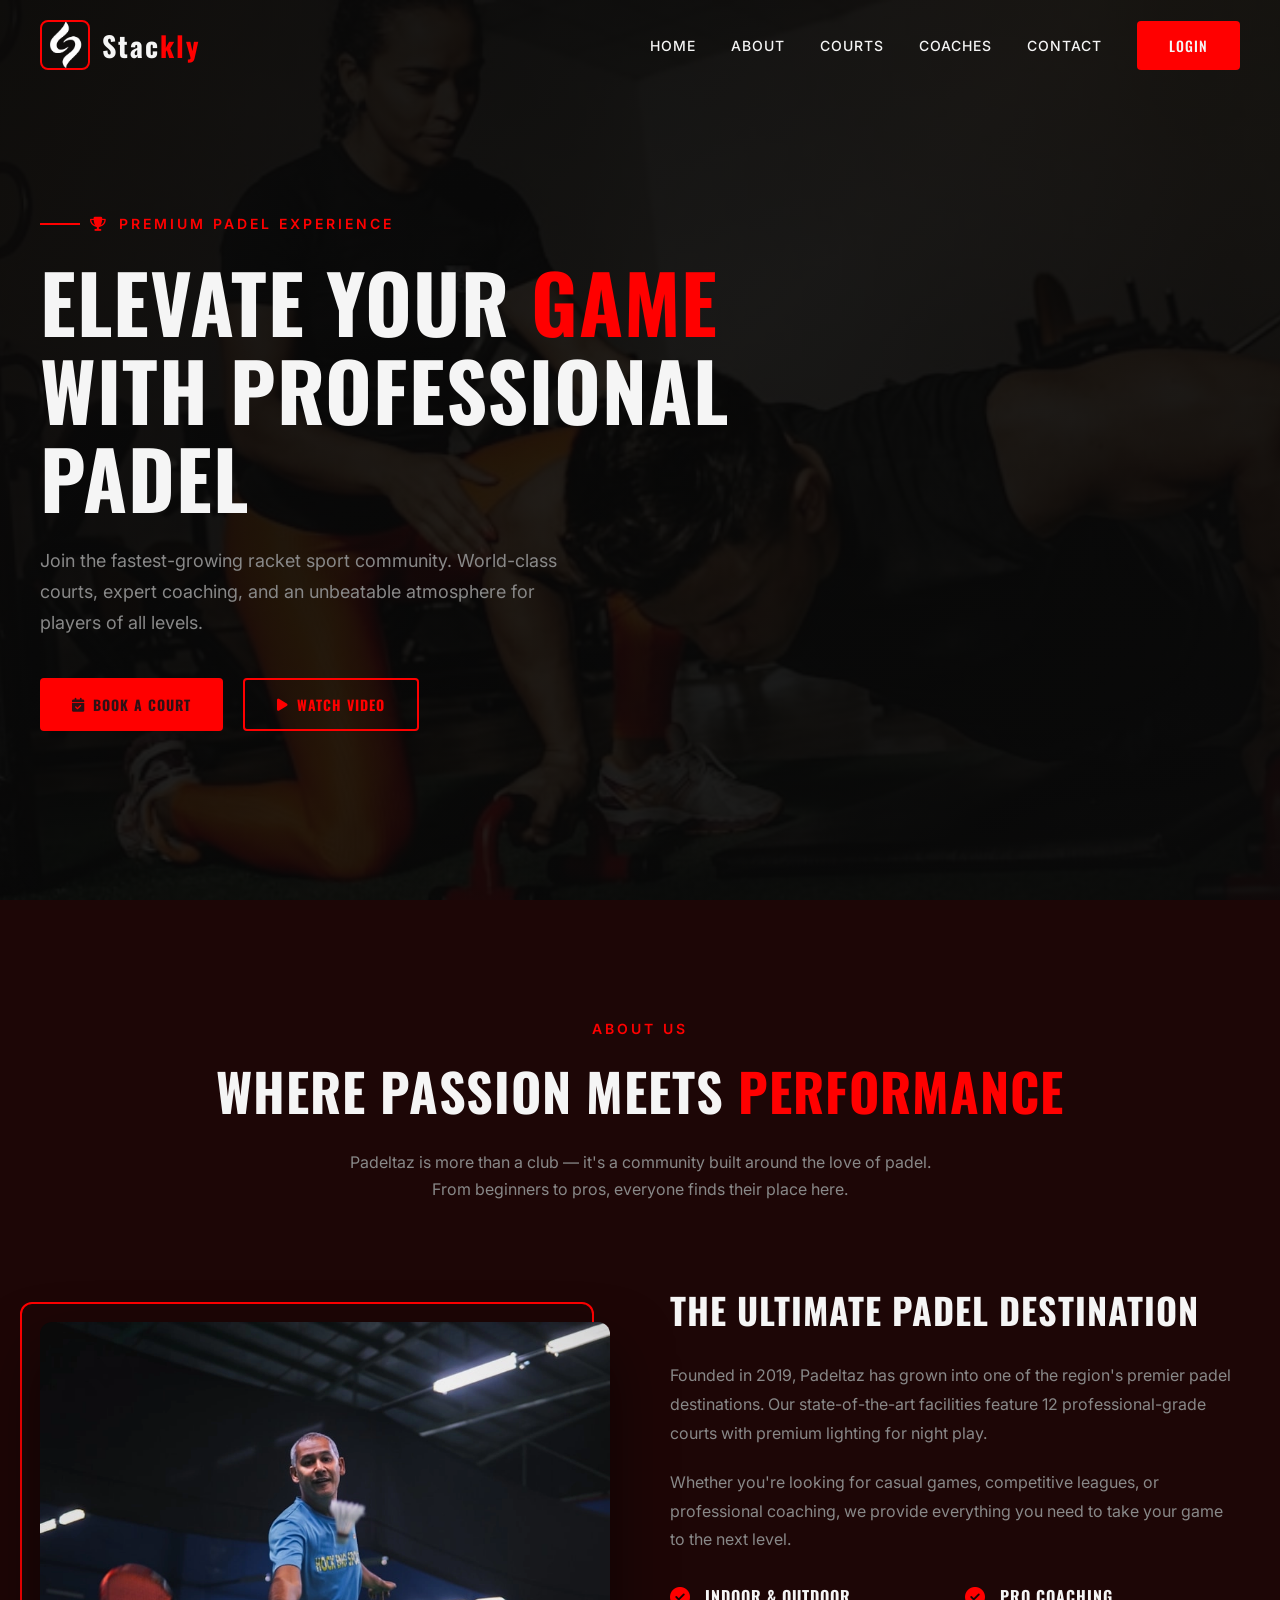
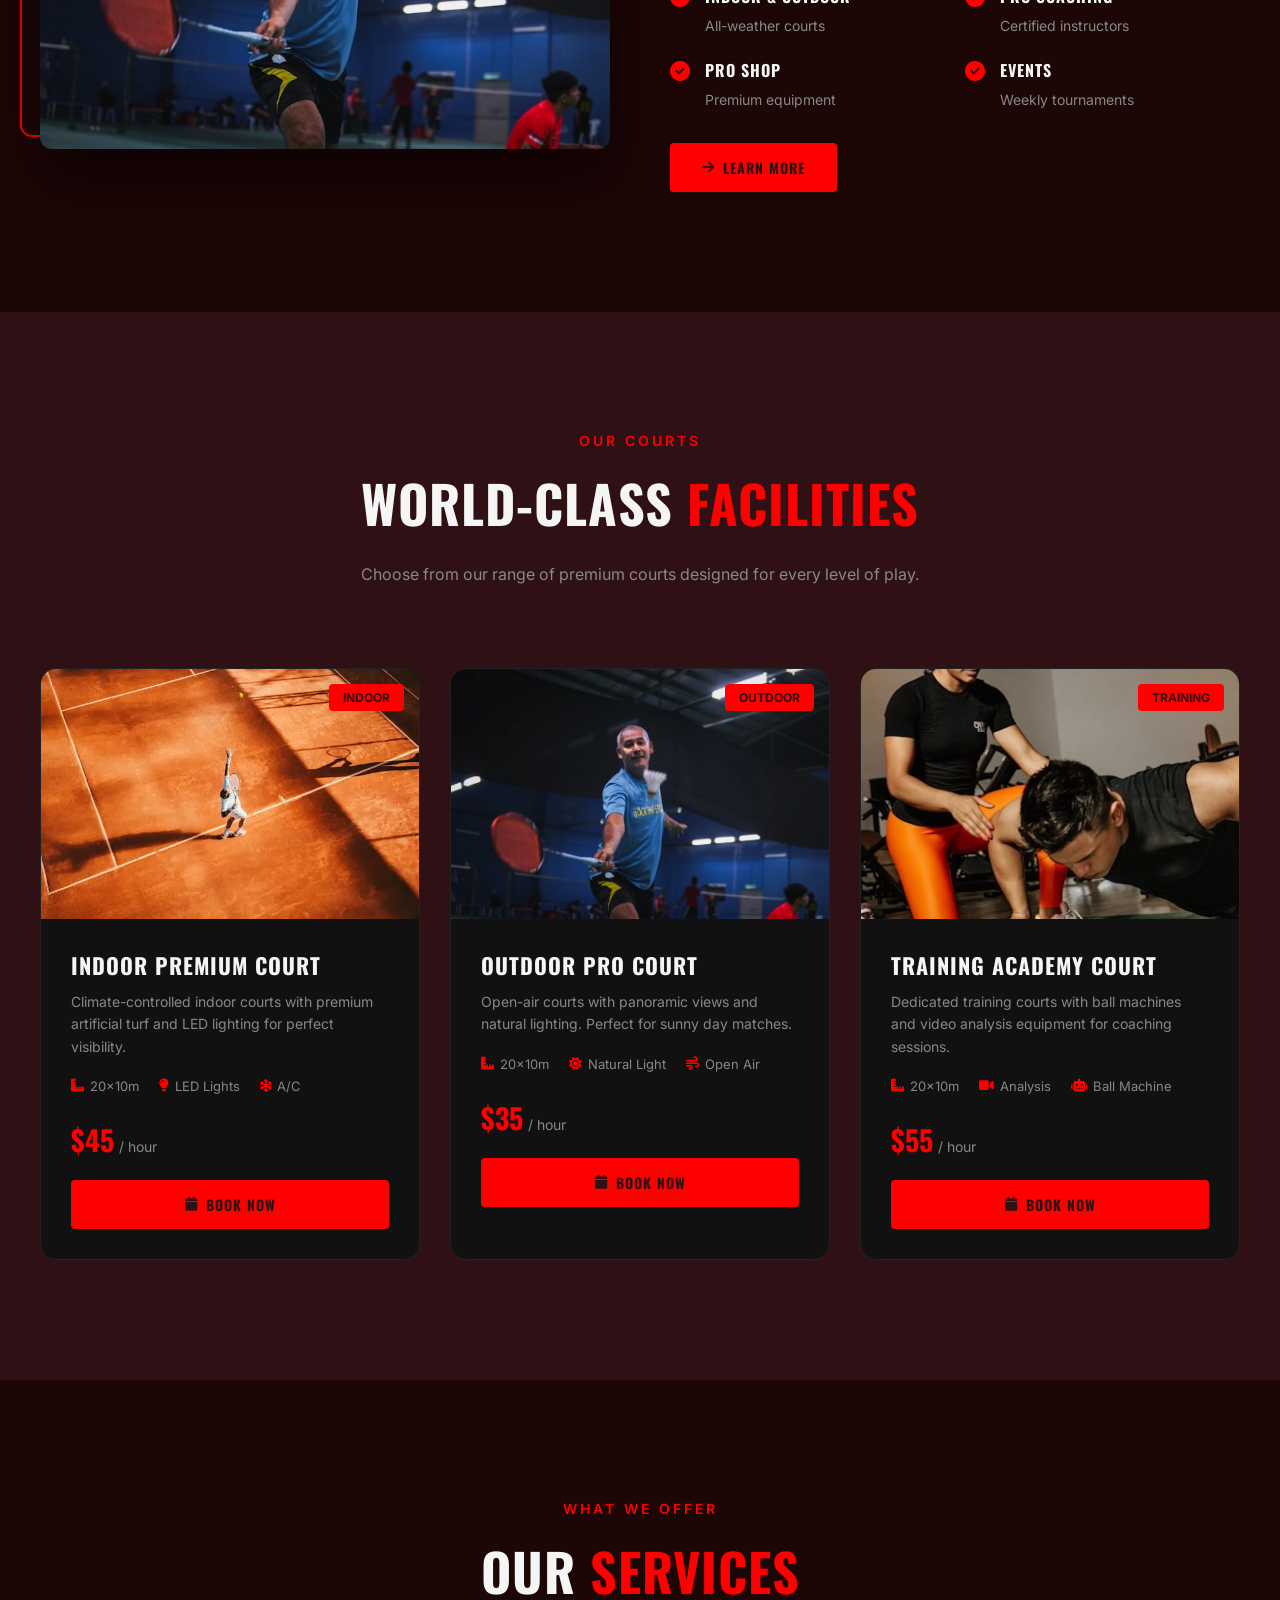
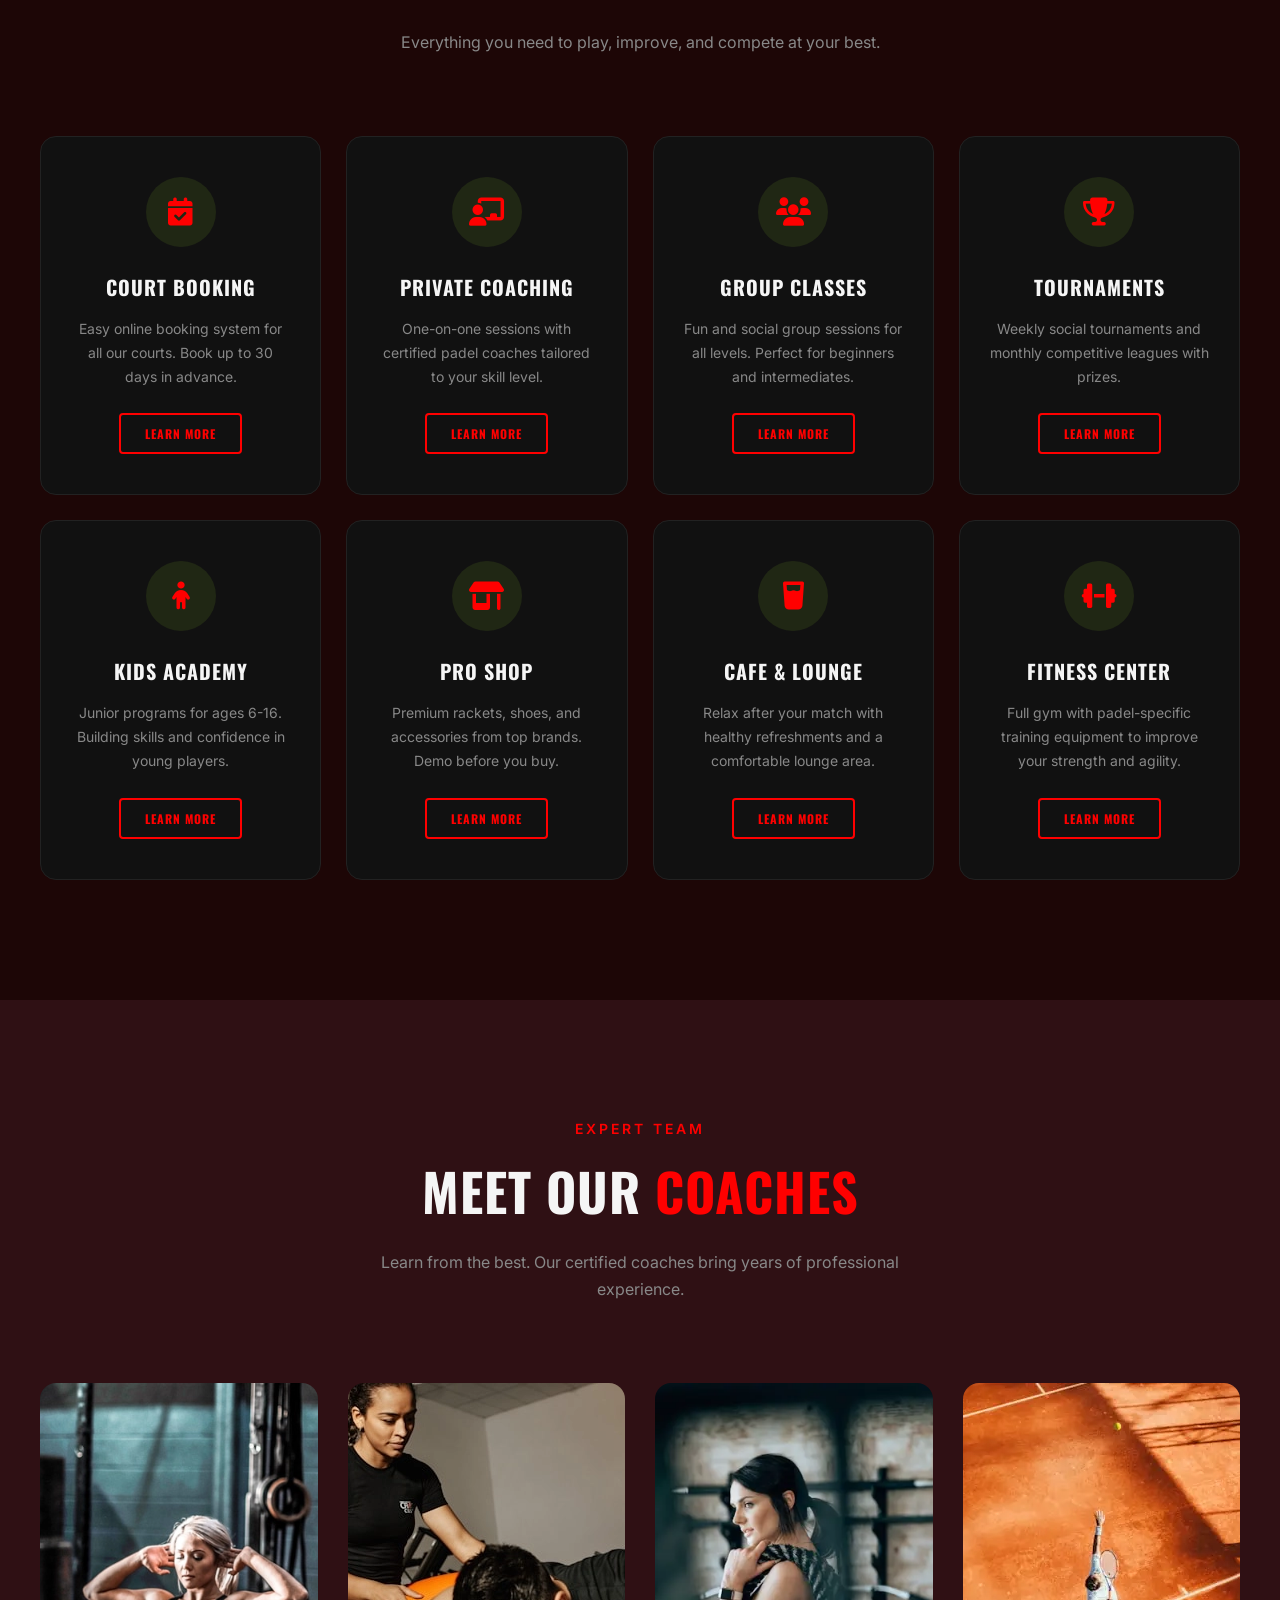
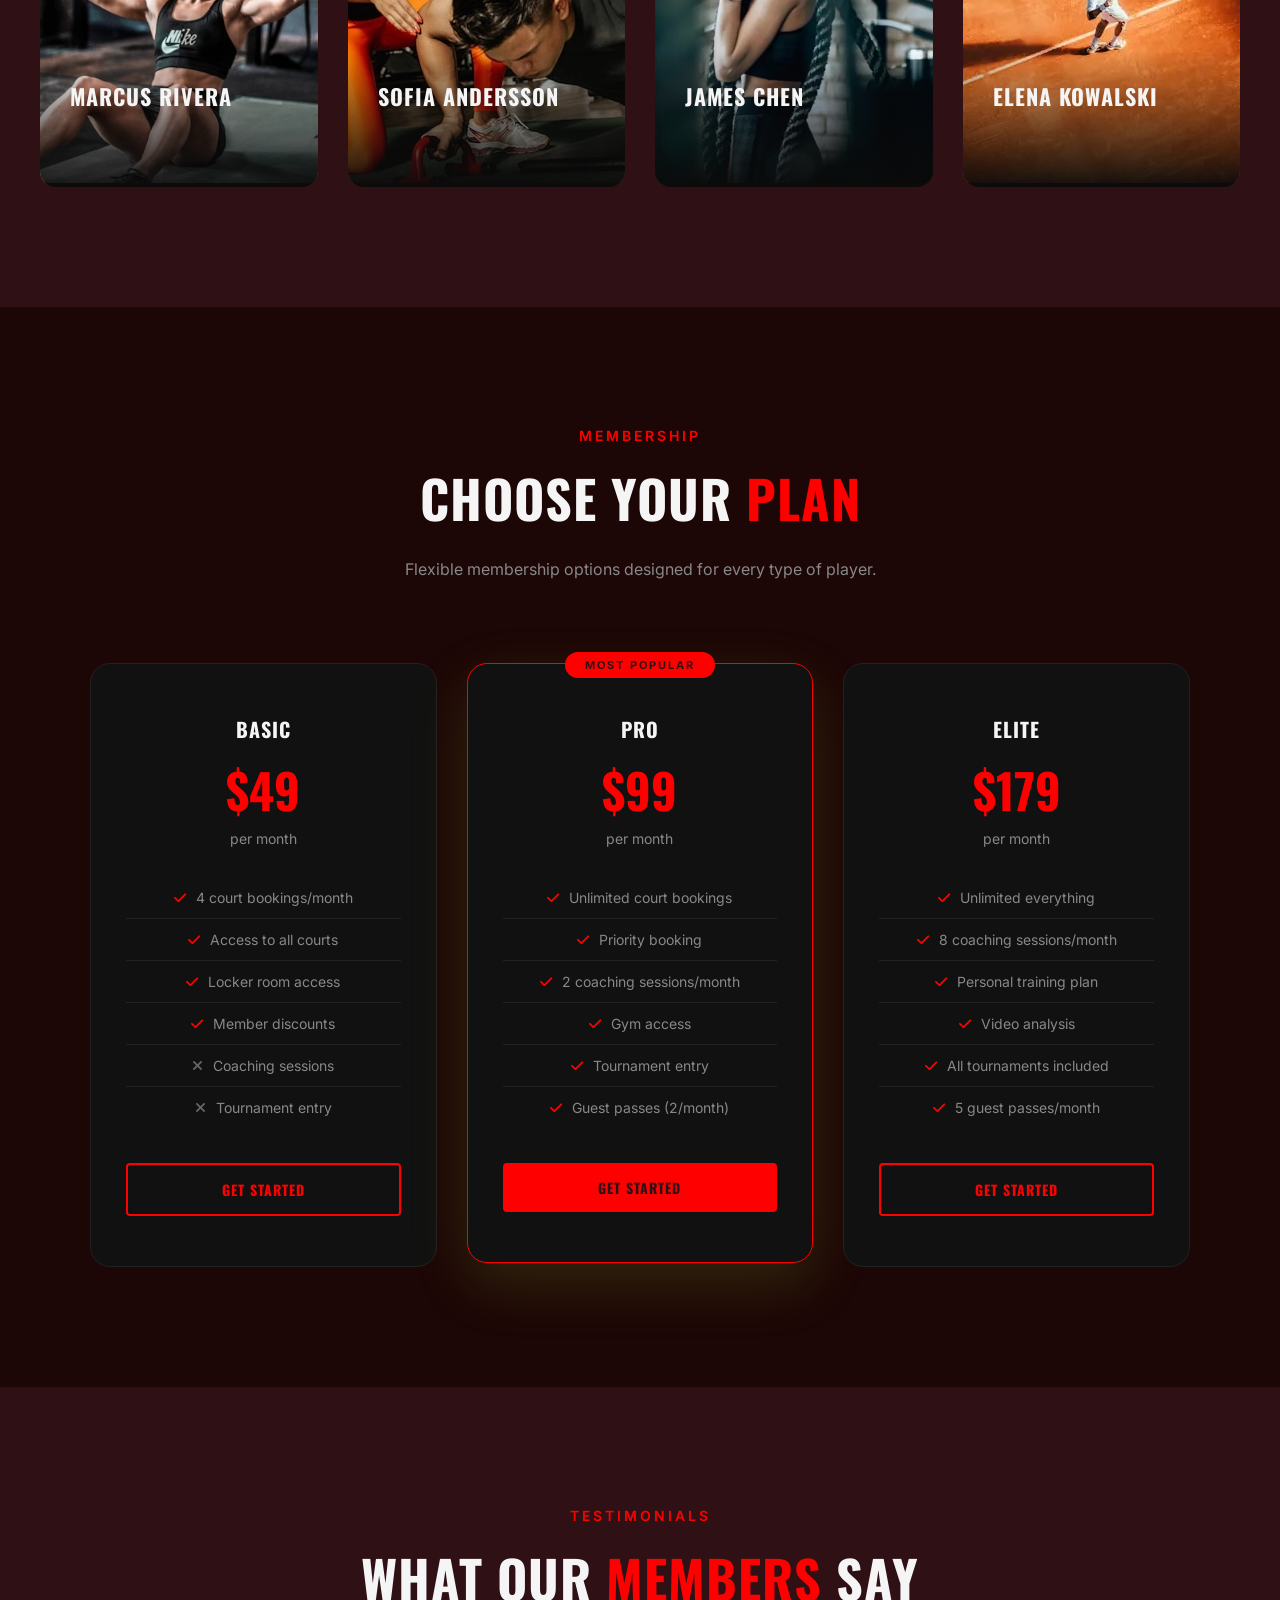
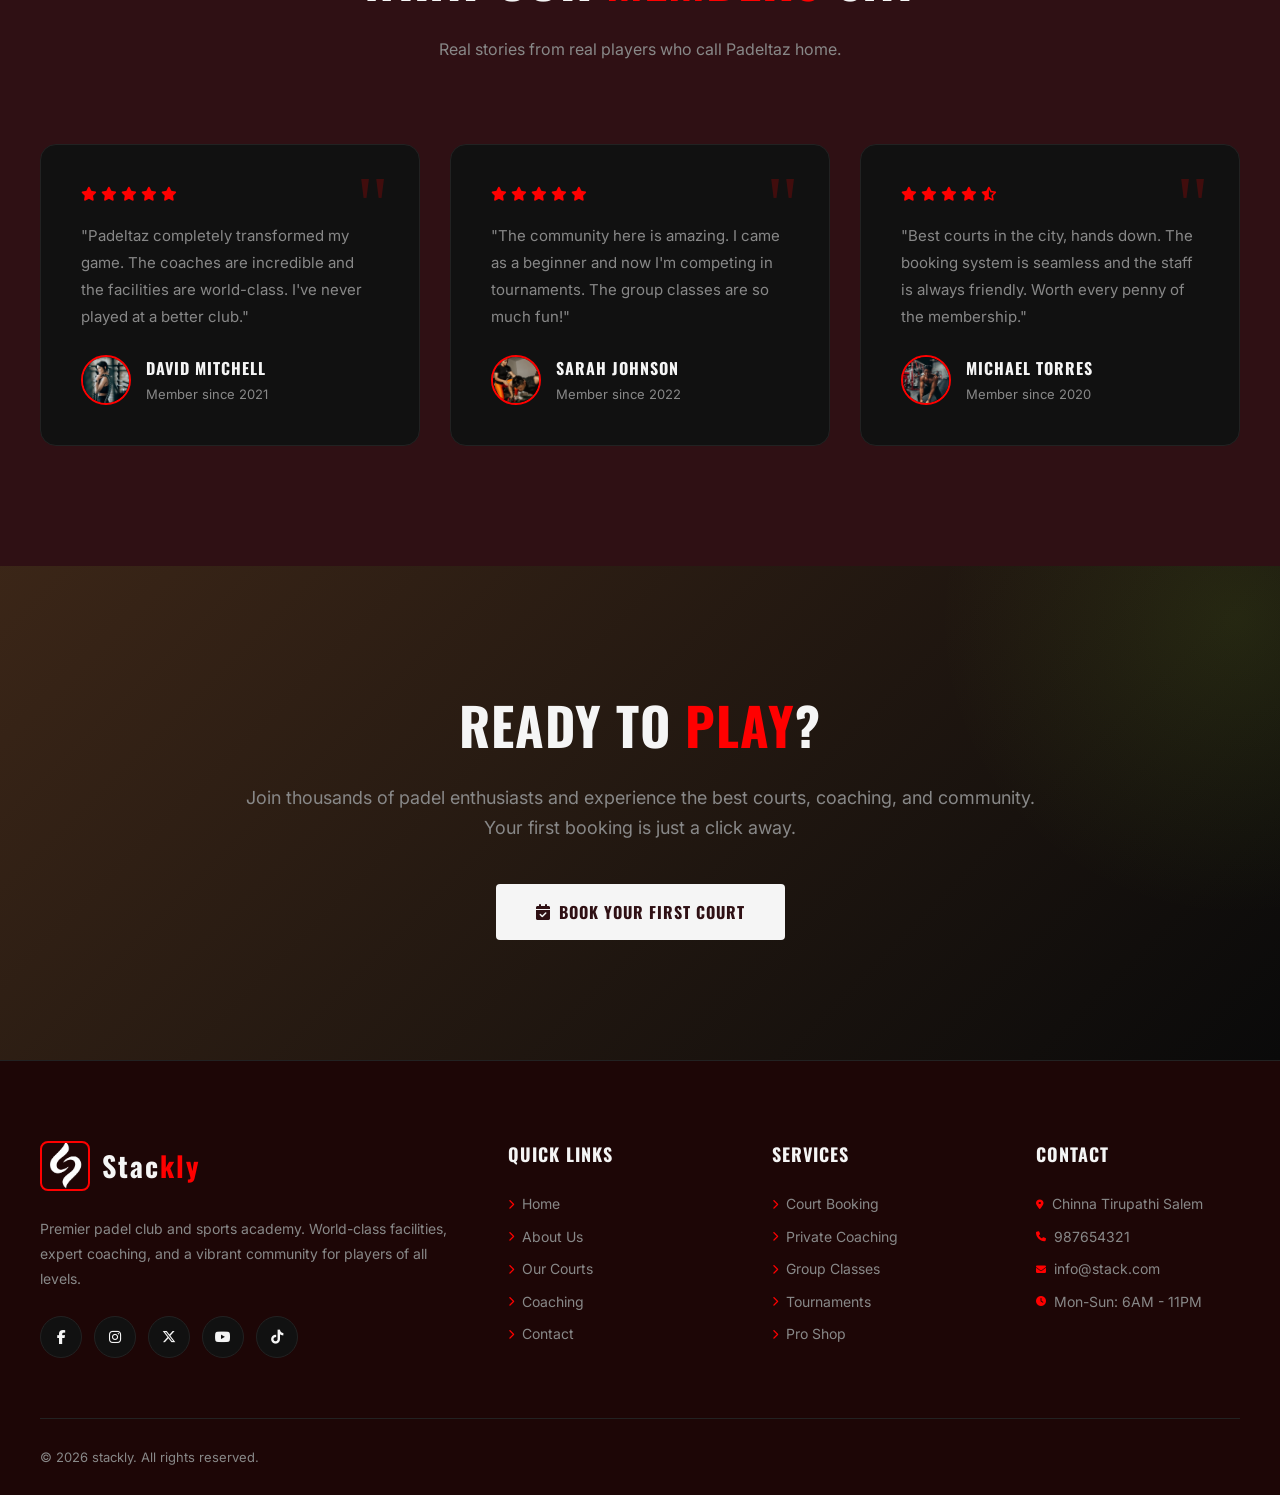
<file: index.html>
<!DOCTYPE html>
<html lang="en">
<head>
    <meta charset="UTF-8">
    <meta name="viewport" content="width=device-width, initial-scale=1.0">
    <title>Padeltaz - Padel Club & Sports Academy</title>
    <link href="https://cdnjs.cloudflare.com/ajax/libs/font-awesome/6.4.0/css/all.min.css" rel="stylesheet">
    <link href="https://fonts.googleapis.com/css2?family=Oswald:wght@300;400;500;600;700&family=Inter:wght@300;400;500;600;700&display=swap" rel="stylesheet">
<link rel="stylesheet" href="https://cdnjs.cloudflare.com/ajax/libs/font-awesome/6.7.2/css/all.min.css">   <style>
        :root {
            --primary: red;
            --primary-dark: black;
            --dark: #2f1014;
            --darker: #1d0606;
            --card: #111111;
            --card-hover: #1a1a1a;
            --text: #f5f5f5;
            --text-muted: #888888;
            --border: #222222;
            --border-light: #333333;
        }

        * {
            margin: 0;
            padding: 0;
            box-sizing: border-box;
        }

        body {
            font-family: 'Inter', sans-serif;
            background: var(--dark);
            color: var(--text);
            overflow-x: hidden;
        }

        h1, h2, h3, h4, h5, h6 {
            font-family: 'Oswald', sans-serif;
            text-transform: uppercase;
            letter-spacing: 1px;
        }

        /* ========== HEADER ========== */
        .header {
            position: fixed;
            top: 0;
            left: 0;
            width: 100%;
            z-index: 1000;
            padding: 20px 40px;
            display: flex;
            justify-content: space-between;
            align-items: center;
            transition: all 0.3s ease;
            background: transparent;
        }

        .header.scrolled {
            background: rgba(10, 10, 10, 0.95);
            backdrop-filter: blur(20px);
            padding: 15px 40px;
            box-shadow: 0 2px 30px rgba(0,0,0,0.5);
        }

        .logo {
            display: flex;
            align-items: center;
            gap: 12px;
            text-decoration: none;
        }

        .logo-img {
            width: 50px;
            height: 50px;
            border-radius: 8px;
            object-fit: cover;
            border: 2px solid var(--primary);
        }

        .logo-text {
            font-family: 'Oswald', sans-serif;
            font-size: 28px;
            font-weight: 700;
            color: var(--text);
            letter-spacing: 2px;
        }

        .logo-text span {
            color: var(--primary);
        }

        .nav {
            display: flex;
            gap: 35px;
            align-items: center;
        }

        .nav a {
            color: var(--text);
            text-decoration: none;
            font-size: 14px;
            font-weight: 500;
            text-transform: uppercase;
            letter-spacing: 1px;
            transition: color 0.3s;
            position: relative;
        }

        .nav a::after {
            content: '';
            position: absolute;
            bottom: -5px;
            left: 0;
            width: 0;
            height: 2px;
            background: var(--primary);
            transition: width 0.3s;
        }

        .nav a:hover {
            color: var(--primary);
        }

        .nav a:hover::after {
            width: 100%;
        }

        .btn {
            display: inline-flex;
            align-items: center;
            gap: 8px;
            padding: 14px 32px;
            background: var(--primary);
            color: var(--dark);
            text-decoration: none;
            font-weight: 700;
            font-size: 14px;
            text-transform: uppercase;
            letter-spacing: 1px;
            border: none;
            cursor: pointer;
            transition: all 0.3s ease;
            border-radius: 4px;
            font-family: 'Oswald', sans-serif;
        }

        .btn:hover {
            background: var(--primary-dark);
            transform: translateY(-2px);
            box-shadow: 0 10px 30px rgba(163, 230, 53, 0.3);
        }

        .btn-outline {
            background: transparent;
            border: 2px solid var(--primary);
            color: var(--primary);
        }

        .btn-outline:hover {
            background: var(--primary);
            color: var(--dark);
        }

        .btn-white {
            background: var(--text);
            color: var(--dark);
        }

        .btn-white:hover {
            background: var(--primary);
        }

        .hamburger {
            display: none;
            flex-direction: column;
            gap: 5px;
            cursor: pointer;
            z-index: 1001;
        }

        .hamburger span {
            width: 30px;
            height: 3px;
            background: var(--text);
            transition: all 0.3s;
        }

        .hamburger.active span:nth-child(1) {
            transform: rotate(45deg) translate(5px, 5px);
        }

        .hamburger.active span:nth-child(2) {
            opacity: 0;
        }

        .hamburger.active span:nth-child(3) {
            transform: rotate(-45deg) translate(6px, -6px);
        }

        /* ========== HERO ========== */
        .hero {
            min-height: 100vh;
            display: flex;
            align-items: center;
            position: relative;
            overflow: hidden;
            padding: 120px 40px 80px;
        }

        .hero-bg {
            position: absolute;
            top: 0;
            left: 0;
            width: 100%;
            height: 100%;
            z-index: 0;
        }

        .hero-bg::before {
            content: '';
            position: absolute;
            top: 0;
            left: 0;
            width: 100%;
            height: 100%;
            background: linear-gradient(135deg, rgba(10,10,10,0.9) 0%, rgba(10,10,10,0.7) 50%, rgba(10,10,10,0.9) 100%);
            z-index: 1;
        }

        .hero-bg img {
            width: 100%;
            height: 100%;
            object-fit: cover;
            filter: brightness(0.4);
        }

        .hero-content {
            position: relative;
            z-index: 2;
            max-width: 700px;
        }

        .hero-tag {
            display: inline-flex;
            align-items: center;
            gap: 10px;
            color: var(--primary);
            font-size: 14px;
            font-weight: 600;
            text-transform: uppercase;
            letter-spacing: 3px;
            margin-bottom: 25px;
        }

        .hero-tag::before {
            content: '';
            width: 40px;
            height: 2px;
            background: var(--primary);
        }

        .hero h1 {
            font-size: clamp(48px, 8vw, 80px);
            font-weight: 700;
            line-height: 1.1;
            margin-bottom: 25px;
        }

        .hero h1 span {
            color: var(--primary);
        }

        .hero p {
            font-size: 18px;
            line-height: 1.7;
            color: var(--text-muted);
            margin-bottom: 40px;
            max-width: 550px;
        }

        .hero-buttons {
            display: flex;
            gap: 20px;
            flex-wrap: wrap;
        }

        .hero-stats {
            position: absolute;
            bottom: 60px;
            right: 40px;
            display: flex;
            gap: 50px;
            z-index: 2;
        }

        .stat-item {
            text-align: center;
        }

        .stat-item h3 {
            font-size: 42px;
            color: var(--primary);
            font-weight: 700;
        }

        .stat-item p {
            font-size: 13px;
            color: var(--text-muted);
            text-transform: uppercase;
            letter-spacing: 2px;
            margin-top: 5px;
        }

        /* ========== ABOUT ========== */
        .about {
            padding: 120px 40px;
            background: var(--darker);
            position: relative;
        }

        .section-header {
            text-align: center;
            margin-bottom: 80px;
        }

        .section-header .tag {
            color: var(--primary);
            font-size: 14px;
            font-weight: 600;
            text-transform: uppercase;
            letter-spacing: 3px;
            margin-bottom: 15px;
            display: block;
        }

        .section-header h2 {
            font-size: clamp(32px, 5vw, 52px);
            font-weight: 700;
            margin-bottom: 20px;
        }

        .section-header p {
            color: var(--text-muted);
            font-size: 16px;
            max-width: 600px;
            margin: 0 auto;
            line-height: 1.7;
        }

        .about-grid {
            display: grid;
            grid-template-columns: 1fr 1fr;
            gap: 60px;
            align-items: center;
            max-width: 1300px;
            margin: 0 auto;
        }

        .about-img {
            position: relative;
        }

        .about-img img {
            width: 100%;
            border-radius: 12px;
            box-shadow: 0 30px 60px rgba(0,0,0,0.5);
        }

        .about-img::before {
            content: '';
            position: absolute;
            top: -20px;
            left: -20px;
            width: 100%;
            height: 100%;
            border: 2px solid var(--primary);
            border-radius: 12px;
            z-index: -1;
        }

        .about-content h3 {
            font-size: 36px;
            margin-bottom: 25px;
        }

        .about-content p {
            color: var(--text-muted);
            line-height: 1.8;
            margin-bottom: 20px;
        }

        .about-features {
            display: grid;
            grid-template-columns: 1fr 1fr;
            gap: 20px;
            margin-top: 30px;
        }

        .about-feature {
            display: flex;
            align-items: flex-start;
            gap: 15px;
        }

        .about-feature i {
            color: var(--primary);
            font-size: 20px;
            margin-top: 3px;
        }

        .about-feature h4 {
            font-size: 16px;
            margin-bottom: 5px;
        }

        .about-feature p {
            font-size: 14px;
            color: var(--text-muted);
            margin: 0;
        }

        /* ========== COURTS ========== */
        .courts {
            padding: 120px 40px;
            background: var(--dark);
        }

        .courts-grid {
            display: grid;
            grid-template-columns: repeat(3, 1fr);
            gap: 30px;
            max-width: 1300px;
            margin: 0 auto;
        }

        .court-card {
            background: var(--card);
            border-radius: 16px;
            overflow: hidden;
            transition: all 0.4s ease;
            border: 1px solid var(--border);
        }

        .court-card:hover {
            transform: translateY(-10px);
            border-color: var(--primary);
            box-shadow: 0 20px 40px rgba(163, 230, 53, 0.1);
        }

        .court-card-img {
            height: 250px;
            overflow: hidden;
            position: relative;
        }

        .court-card-img img {
            width: 100%;
            height: 100%;
            object-fit: cover;
            transition: transform 0.5s;
        }

        .court-card:hover .court-card-img img {
            transform: scale(1.1);
        }

        .court-badge {
            position: absolute;
            top: 15px;
            right: 15px;
            background: var(--primary);
            color: var(--dark);
            padding: 6px 14px;
            border-radius: 4px;
            font-size: 12px;
            font-weight: 700;
            text-transform: uppercase;
        }

        .court-card-body {
            padding: 30px;
        }

        .court-card-body h3 {
            font-size: 22px;
            margin-bottom: 10px;
        }

        .court-card-body p {
            color: var(--text-muted);
            font-size: 14px;
            line-height: 1.6;
            margin-bottom: 20px;
        }

        .court-meta {
            display: flex;
            gap: 20px;
            margin-bottom: 25px;
        }

        .court-meta span {
            display: flex;
            align-items: center;
            gap: 6px;
            font-size: 13px;
            color: var(--text-muted);
        }

        .court-meta i {
            color: var(--primary);
        }

        .court-price {
            display: flex;
            align-items: baseline;
            gap: 5px;
            margin-bottom: 20px;
        }

        .court-price .price {
            font-size: 28px;
            font-weight: 700;
            color: var(--primary);
            font-family: 'Oswald', sans-serif;
        }

        .court-price .period {
            font-size: 14px;
            color: var(--text-muted);
        }

        /* ========== SERVICES ========== */
        .services {
            padding: 120px 40px;
            background: var(--darker);
        }

        .services-grid {
            display: grid;
            grid-template-columns: repeat(4, 1fr);
            gap: 25px;
            max-width: 1300px;
            margin: 0 auto;
        }

        .service-card {
            background: var(--card);
            border: 1px solid var(--border);
            border-radius: 16px;
            padding: 40px 30px;
            text-align: center;
            transition: all 0.4s ease;
            position: relative;
            overflow: hidden;
        }

        .service-card::before {
            content: '';
            position: absolute;
            top: 0;
            left: 0;
            width: 100%;
            height: 3px;
            background: var(--primary);
            transform: scaleX(0);
            transition: transform 0.4s;
        }

        .service-card:hover::before {
            transform: scaleX(1);
        }

        .service-card:hover {
            background: var(--card-hover);
            border-color: var(--border-light);
            transform: translateY(-8px);
        }

        .service-icon {
            width: 70px;
            height: 70px;
            background: rgba(163, 230, 53, 0.1);
            border-radius: 50%;
            display: flex;
            align-items: center;
            justify-content: center;
            margin: 0 auto 25px;
            font-size: 28px;
            color: var(--primary);
            transition: all 0.3s;
        }

        .service-card:hover .service-icon {
            background: var(--primary);
            color: var(--dark);
            transform: rotateY(360deg);
        }

        .service-card h3 {
            font-size: 20px;
            margin-bottom: 15px;
        }

        .service-card p {
            color: var(--text-muted);
            font-size: 14px;
            line-height: 1.7;
            margin-bottom: 25px;
        }

        /* ========== COACHES ========== */
        .coaches {
            padding: 120px 40px;
            background: var(--dark);
        }

        .coaches-grid {
            display: grid;
            grid-template-columns: repeat(4, 1fr);
            gap: 30px;
            max-width: 1300px;
            margin: 0 auto;
        }

        .coach-card {
            position: relative;
            border-radius: 16px;
            overflow: hidden;
            cursor: pointer;
        }

        .coach-card img {
            width: 100%;
            height: 400px;
            object-fit: cover;
            transition: transform 0.5s;
        }

        .coach-card:hover img {
            transform: scale(1.1);
        }

        .coach-overlay {
            position: absolute;
            bottom: 0;
            left: 0;
            width: 100%;
            padding: 30px;
            background: linear-gradient(to top, rgba(10,10,10,0.95), transparent);
            transition: all 0.3s;
        }

        .coach-card:hover .coach-overlay {
            padding-bottom: 40px;
        }

        .coach-overlay h3 {
            font-size: 22px;
            margin-bottom: 5px;
        }

        .coach-overlay p {
            color: var(--primary);
            font-size: 14px;
            text-transform: uppercase;
            letter-spacing: 2px;
            margin-bottom: 15px;
        }

        .coach-social {
            display: flex;
            gap: 15px;
            opacity: 0;
            transform: translateY(20px);
            transition: all 0.3s;
        }

        .coach-card:hover .coach-social {
            opacity: 1;
            transform: translateY(0);
        }

        .coach-social a {
            width: 40px;
            height: 40px;
            border-radius: 50%;
            background: rgba(255,255,255,0.1);
            display: flex;
            align-items: center;
            justify-content: center;
            color: var(--text);
            text-decoration: none;
            transition: all 0.3s;
        }

        .coach-social a:hover {
            background: var(--primary);
            color: var(--dark);
        }

        /* ========== PRICING ========== */
        .pricing {
            padding: 120px 40px;
            background: var(--darker);
        }

        .pricing-grid {
            display: grid;
            grid-template-columns: repeat(3, 1fr);
            gap: 30px;
            max-width: 1100px;
            margin: 0 auto;
            align-items: flex-start;
        }

        .pricing-card {
            background: var(--card);
            border: 1px solid var(--border);
            border-radius: 20px;
            padding: 50px 35px;
            text-align: center;
            transition: all 0.4s ease;
            position: relative;
        }

        .pricing-card.featured {
            border-color: var(--primary);
            transform: scale(1.05);
            box-shadow: 0 20px 60px rgba(163, 230, 53, 0.15);
        }

        .pricing-card.featured::before {
            content: 'MOST POPULAR';
            position: absolute;
            top: -12px;
            left: 50%;
            transform: translateX(-50%);
            background: var(--primary);
            color: var(--dark);
            padding: 6px 20px;
            border-radius: 20px;
            font-size: 11px;
            font-weight: 700;
            letter-spacing: 2px;
        }

        .pricing-card:hover {
            border-color: var(--primary);
        }

        .pricing-card h3 {
            font-size: 20px;
            margin-bottom: 10px;
        }

        .pricing-card .price {
            font-size: 48px;
            font-weight: 700;
            color: var(--primary);
            font-family: 'Oswald', sans-serif;
            margin-bottom: 5px;
        }

        .pricing-card .period {
            color: var(--text-muted);
            font-size: 14px;
            margin-bottom: 30px;
        }

        .pricing-features {
            list-style: none;
            margin-bottom: 35px;
        }

        .pricing-features li {
            padding: 12px 0;
            border-bottom: 1px solid var(--border);
            font-size: 14px;
            color: var(--text-muted);
            display: flex;
            align-items: center;
            justify-content: center;
            gap: 10px;
        }

        .pricing-features li i {
            color: var(--primary);
        }

        .pricing-features li:last-child {
            border-bottom: none;
        }

        /* ========== TESTIMONIALS ========== */
        .testimonials {
            padding: 120px 40px;
            background: var(--dark);
        }

        .testimonials-grid {
            display: grid;
            grid-template-columns: repeat(3, 1fr);
            gap: 30px;
            max-width: 1300px;
            margin: 0 auto;
        }

        .testimonial-card {
            background: var(--card);
            border: 1px solid var(--border);
            border-radius: 16px;
            padding: 40px;
            position: relative;
            transition: all 0.3s;
        }

        .testimonial-card:hover {
            border-color: var(--primary);
        }

        .testimonial-card::before {
            content: '"';
            position: absolute;
            top: 20px;
            right: 30px;
            font-size: 80px;
            color: var(--primary);
            opacity: 0.2;
            font-family: Georgia, serif;
            line-height: 1;
        }

        .testimonial-stars {
            color: var(--primary);
            margin-bottom: 20px;
            font-size: 14px;
        }

        .testimonial-card p {
            color: var(--text-muted);
            line-height: 1.8;
            margin-bottom: 25px;
            font-size: 15px;
        }

        .testimonial-author {
            display: flex;
            align-items: center;
            gap: 15px;
        }

        .testimonial-author img {
            width: 50px;
            height: 50px;
            border-radius: 50%;
            object-fit: cover;
            border: 2px solid var(--primary);
        }

        .testimonial-author h4 {
            font-size: 16px;
            margin-bottom: 3px;
        }

        .testimonial-author span {
            font-size: 13px;
            color: var(--text-muted);
        }

        /* ========== CTA ========== */
        .cta {
            padding: 120px 40px;
            background: linear-gradient(135deg, rgba(163,230,53,0.1) 0%, rgba(10,10,10,1) 100%);
            position: relative;
            overflow: hidden;
        }

        .cta::before {
            content: '';
            position: absolute;
            top: -50%;
            right: -20%;
            width: 600px;
            height: 600px;
            background: radial-gradient(circle, rgba(163,230,53,0.1) 0%, transparent 70%);
            border-radius: 50%;
        }

        .cta-content {
            max-width: 800px;
            margin: 0 auto;
            text-align: center;
            position: relative;
            z-index: 1;
        }

        .cta h2 {
            font-size: clamp(32px, 5vw, 52px);
            margin-bottom: 20px;
        }

        .cta p {
            color: var(--text-muted);
            font-size: 18px;
            line-height: 1.7;
            margin-bottom: 40px;
        }

        /* ========== FOOTER ========== */
        .footer {
            background: var(--darker);
            padding: 80px 40px 30px;
            border-top: 1px solid var(--border);
        }

        .footer-grid {
            display: grid;
            grid-template-columns: 2fr 1fr 1fr 1fr;
            gap: 60px;
            max-width: 1300px;
            margin: 0 auto 60px;
        }

        .footer-brand .logo {
            margin-bottom: 25px;
        }

        .footer-brand p {
            color: var(--text-muted);
            line-height: 1.8;
            font-size: 14px;
            margin-bottom: 25px;
        }

        .footer-social {
            display: flex;
            gap: 12px;
        }

        .footer-social a {
            width: 42px;
            height: 42px;
            border-radius: 50%;
            background: var(--card);
            border: 1px solid var(--border);
            display: flex;
            align-items: center;
            justify-content: center;
            color: var(--text);
            text-decoration: none;
            transition: all 0.3s;
            font-size: 14px;
        }

        .footer-social a:hover {
            background: var(--primary);
            border-color: var(--primary);
            color: var(--dark);
        }

        .footer-col h4 {
            font-size: 18px;
            margin-bottom: 25px;
            color: var(--text);
        }

        .footer-col ul {
            list-style: none;
        }

        .footer-col ul li {
            margin-bottom: 12px;
        }

        .footer-col ul li a {
            color: var(--text-muted);
            text-decoration: none;
            font-size: 14px;
            transition: color 0.3s;
            display: flex;
            align-items: center;
            gap: 8px;
        }

        .footer-col ul li a:hover {
            color: var(--primary);
            padding-left: 5px;
        }

        .footer-col ul li a i {
            font-size: 10px;
            color: var(--primary);
        }

        .footer-bottom {
            max-width: 1300px;
            margin: 0 auto;
            padding-top: 30px;
            border-top: 1px solid var(--border);
            display: flex;
            justify-content: space-between;
            align-items: center;
            flex-wrap: wrap;
            gap: 20px;
        }

        .footer-bottom p {
            color: var(--text-muted);
            font-size: 13px;
        }

        .footer-logo-center {
            display: flex;
            align-items: center;
            gap: 10px;
        }

        .footer-logo-center img {
            width: 40px;
            height: 40px;
            border-radius: 6px;
            object-fit: cover;
            border: 1px solid var(--primary);
        }

        .footer-logo-center span {
            font-family: 'Oswald', sans-serif;
            font-size: 20px;
            font-weight: 700;
            letter-spacing: 1px;
        }

        /* ========== ANIMATIONS ========== */
        .fade-in {
            opacity: 0;
            transform: translateY(30px);
            transition: all 0.8s ease;
        }

        .fade-in.visible {
            opacity: 1;
            transform: translateY(0);
        }

        /* ========== RESPONSIVE ========== */
        @media (max-width: 1024px) {
            .courts-grid,
            .coaches-grid,
            .testimonials-grid {
                grid-template-columns: repeat(2, 1fr);
            }

            .services-grid {
                grid-template-columns: repeat(2, 1fr);
            }

            .pricing-grid {
                grid-template-columns: 1fr;
                max-width: 400px;
            }

            .pricing-card.featured {
                transform: scale(1);
            }

            .footer-grid {
                grid-template-columns: 1fr 1fr;
            }
        }

        @media (max-width: 768px) {
            .header {
                padding: 15px 20px;
            }

            .nav {
                position: fixed;
                top: 0;
                right: -100%;
                width: 80%;
                max-width: 350px;
                height: 100vh;
                background: var(--darker);
                flex-direction: column;
                justify-content: center;
                gap: 30px;
                transition: right 0.4s ease;
                border-left: 1px solid var(--border);
                padding: 40px;
            }

            .nav.active {
                right: 0;
            }

            .hamburger {
                display: flex;
            }

            .hero {
                padding: 100px 20px 60px;
            }

            .hero-stats {
                position: static;
                margin-top: 40px;
                justify-content: center;
                flex-wrap: wrap;
            }

            .about-grid {
                grid-template-columns: 1fr;
            }

            .about-img::before {
                display: none;
            }

            .about-features {
                grid-template-columns: 1fr;
            }

            .courts-grid,
            .services-grid,
            .coaches-grid,
            .testimonials-grid {
                grid-template-columns: 1fr;
            }

            .footer-grid {
                grid-template-columns: 1fr;
                gap: 40px;
            }

            .footer-bottom {
                flex-direction: column;
                text-align: center;
            }

            section {
                padding: 80px 20px !important;
            }
        }

        /* Mobile menu overlay */
        .menu-overlay {
            position: fixed;
            top: 0;
            left: 0;
            width: 100%;
            height: 100%;
            background: rgba(0,0,0,0.7);
            z-index: 999;
            opacity: 0;
            visibility: hidden;
            transition: all 0.3s;
        }

        .menu-overlay.active {
            opacity: 1;
            visibility: visible;
        }
        @media(max-width:768px){
    .hero-bg img{
        object-position:65% center;
    }
}@media(max-width:768px){
    .hero-bg img{
        object-position:65% center;
    }


}
.footer-col ul li a {
    display: inline-flex;
    width: fit-content;
    cursor: pointer;
}

.footer-col ul li {
    width: fit-content;
}
    </style>
<!-- <base target="_blank"> -->
</head>
<body>

    <!-- Header -->
    <header class="header" id="header">
        <a href="index.html" class="logo">
            <img src="logoo.webp" alt="Padeltaz Logo" class="logo-img">
            <span class="logo-text">Stac<span>kly</span></span>
        </a>
        <nav class="nav" id="nav">
            <a href="index.html">Home</a>
            <a href="about.html">About</a>
            <a href="courts.html">Courts</a>
            <a href="couch.html">Coaches</a>
            <!-- <a href="404.html">Pricing</a> -->
            <a href="contact.html">Contact</a>
            <a href="login.html" class="btn">Login</a>
        </nav>
        <div class="hamburger" id="hamburger">
            <span></span>
            <span></span>
            <span></span>
        </div>
    </header>

    <div class="menu-overlay" id="menuOverlay"></div>

    <!-- Hero Section -->
    <section class="hero">
        <div class="hero-bg">
            <img src="8.webp" alt="Padel Court">
        </div>
        <div class="hero-content fade-in">
            <div class="hero-tag">
                <i class="fas fa-trophy"></i> Premium Padel Experience
            </div>
            <h1>Elevate Your <span>Game</span> With Professional Padel</h1>
            <p>Join the fastest-growing racket sport community. World-class courts, expert coaching, and an unbeatable atmosphere for players of all levels.</p>
            <div class="hero-buttons">
                <a href="404.html" class="btn"><i class="fas fa-calendar-check"></i> Book a Court</a>
                <a href="404.html" class="btn btn-outline"><i class="fas fa-play"></i> Watch Video</a>
            </div>
        </div>
        <!-- <div class="hero-stats fade-in">
            <div class="stat-item">
                <h3>12</h3>
                <p>Professional Courts</p>
            </div>
            <div class="stat-item">
                <h3>2.5K+</h3>
                <p>Active Members</p>
            </div>
            <div class="stat-item">
                <h3>15+</h3>
                <p>Expert Coaches</p>
            </div>
        </div> -->
    </section>

    <!-- About Section -->
    <section class="about">
        <div class="section-header fade-in">
            <span class="tag">About Us</span>
            <h2>Where Passion Meets <span style="color: var(--primary);">Performance</span></h2>
            <p>Padeltaz is more than a club — it's a community built around the love of padel. From beginners to pros, everyone finds their place here.</p>
        </div>
        <div class="about-grid">
            <div class="about-img fade-in">
                <img src="2.webp" alt="About Padel">
            </div>
            <div class="about-content fade-in">
                <h3>The Ultimate Padel Destination</h3>
                <p>Founded in 2019, Padeltaz has grown into one of the region's premier padel destinations. Our state-of-the-art facilities feature 12 professional-grade courts with premium lighting for night play.</p>
                <p>Whether you're looking for casual games, competitive leagues, or professional coaching, we provide everything you need to take your game to the next level.</p>
                <div class="about-features">
                    <div class="about-feature">
                        <i class="fas fa-check-circle"></i>
                        <div>
                            <h4>Indoor & Outdoor</h4>
                            <p>All-weather courts</p>
                        </div>
                    </div>
                    <div class="about-feature">
                        <i class="fas fa-check-circle"></i>
                        <div>
                            <h4>Pro Coaching</h4>
                            <p>Certified instructors</p>
                        </div>
                    </div>
                    <div class="about-feature">
                        <i class="fas fa-check-circle"></i>
                        <div>
                            <h4>Pro Shop</h4>
                            <p>Premium equipment</p>
                        </div>
                    </div>
                    <div class="about-feature">
                        <i class="fas fa-check-circle"></i>
                        <div>
                            <h4>Events</h4>
                            <p>Weekly tournaments</p>
                        </div>
                    </div>
                </div>
                <a href="404.html" class="btn" style="margin-top: 30px;"><i class="fas fa-arrow-right"></i> Learn More</a>
            </div>
        </div>
    </section>

    <!-- Courts Section -->
    <section class="courts">
        <div class="section-header fade-in">
            <span class="tag">Our Courts</span>
            <h2>World-Class <span style="color: var(--primary);">Facilities</span></h2>
            <p>Choose from our range of premium courts designed for every level of play.</p>
        </div>
        <div class="courts-grid">
            <div class="court-card fade-in">
                <div class="court-card-img">
                    <img src="3.webp" alt="Indoor Court">
                    <span class="court-badge">Indoor</span>
                </div>
                <div class="court-card-body">
                    <h3>Indoor Premium Court</h3>
                    <p>Climate-controlled indoor courts with premium artificial turf and LED lighting for perfect visibility.</p>
                    <div class="court-meta">
                        <span><i class="fas fa-ruler-combined"></i> 20x10m</span>
                        <span><i class="fas fa-lightbulb"></i> LED Lights</span>
                        <span><i class="fas fa-snowflake"></i> A/C</span>
                    </div>
                    <div class="court-price">
                        <span class="price">$45</span>
                        <span class="period">/ hour</span>
                    </div>
                    <a href="404.html" class="btn" style="width: 100%; justify-content: center;"><i class="fas fa-calendar"></i> Book Now</a>
                </div>
            </div>
            <div class="court-card fade-in">
                <div class="court-card-img">
                    <img src="2.webp" alt="Outdoor Court">
                    <span class="court-badge">Outdoor</span>
                </div>
                <div class="court-card-body">
                    <h3>Outdoor Pro Court</h3>
                    <p>Open-air courts with panoramic views and natural lighting. Perfect for sunny day matches.</p>
                    <div class="court-meta">
                        <span><i class="fas fa-ruler-combined"></i> 20x10m</span>
                        <span><i class="fas fa-sun"></i> Natural Light</span>
                        <span><i class="fas fa-wind"></i> Open Air</span>
                    </div>
                    <div class="court-price">
                        <span class="price">$35</span>
                        <span class="period">/ hour</span>
                    </div>
                    <a href="404.html" class="btn" style="width: 100%; justify-content: center;"><i class="fas fa-calendar"></i> Book Now</a>
                </div>
            </div>
            <div class="court-card fade-in">
                <div class="court-card-img">
                    <img src="4.webp" alt="Training Court">
                    <span class="court-badge">Training</span>
                </div>
                <div class="court-card-body">
                    <h3>Training Academy Court</h3>
                    <p>Dedicated training courts with ball machines and video analysis equipment for coaching sessions.</p>
                    <div class="court-meta">
                        <span><i class="fas fa-ruler-combined"></i> 20x10m</span>
                        <span><i class="fas fa-video"></i> Analysis</span>
                        <span><i class="fas fa-robot"></i> Ball Machine</span>
                    </div>
                    <div class="court-price">
                        <span class="price">$55</span>
                        <span class="period">/ hour</span>
                    </div>
                    <a href="404.html" class="btn" style="width: 100%; justify-content: center;"><i class="fas fa-calendar"></i> Book Now</a>
                </div>
            </div>
        </div>
    </section>

    <!-- Services Section -->
    <section class="services">
        <div class="section-header fade-in">
            <span class="tag">What We Offer</span>
            <h2>Our <span style="color: var(--primary);">Services</span></h2>
            <p>Everything you need to play, improve, and compete at your best.</p>
        </div>
        <div class="services-grid">
            <div class="service-card fade-in">
                <div class="service-icon">
                    <i class="fas fa-calendar-check"></i>
                </div>
                <h3>Court Booking</h3>
                <p>Easy online booking system for all our courts. Book up to 30 days in advance.</p>
                <a href="404.html" class="btn btn-outline" style="padding: 10px 24px; font-size: 12px;">Learn More</a>
            </div>
            <div class="service-card fade-in">
                <div class="service-icon">
                    <i class="fas fa-chalkboard-user"></i>
                </div>
                <h3>Private Coaching</h3>
                <p>One-on-one sessions with certified padel coaches tailored to your skill level.</p>
                <a href="404.html" class="btn btn-outline" style="padding: 10px 24px; font-size: 12px;">Learn More</a>
            </div>
            <div class="service-card fade-in">
                <div class="service-icon">
                    <i class="fas fa-users"></i>
                </div>
                <h3>Group Classes</h3>
                <p>Fun and social group sessions for all levels. Perfect for beginners and intermediates.</p>
                <a href="404.html" class="btn btn-outline" style="padding: 10px 24px; font-size: 12px;">Learn More</a>
            </div>
            <div class="service-card fade-in">
                <div class="service-icon">
                    <i class="fas fa-trophy"></i>
                </div>
                <h3>Tournaments</h3>
                <p>Weekly social tournaments and monthly competitive leagues with prizes.</p>
                <a href="404.html" class="btn btn-outline" style="padding: 10px 24px; font-size: 12px;">Learn More</a>
            </div>
            <div class="service-card fade-in">
                <div class="service-icon">
                    <i class="fas fa-child"></i>
                </div>
                <h3>Kids Academy</h3>
                <p>Junior programs for ages 6-16. Building skills and confidence in young players.</p>
                <a href="404.html" class="btn btn-outline" style="padding: 10px 24px; font-size: 12px;">Learn More</a>
            </div>
            <div class="service-card fade-in">
                <div class="service-icon">
                    <i class="fas fa-shop"></i>
                </div>
                <h3>Pro Shop</h3>
                <p>Premium rackets, shoes, and accessories from top brands. Demo before you buy.</p>
                <a href="404.html" class="btn btn-outline" style="padding: 10px 24px; font-size: 12px;">Learn More</a>
            </div>
            <div class="service-card fade-in">
                <div class="service-icon">
                    <i class="fas fa-glass-water"></i>
                </div>
                <h3>Cafe & Lounge</h3>
                <p>Relax after your match with healthy refreshments and a comfortable lounge area.</p>
                <a href="404.html" class="btn btn-outline" style="padding: 10px 24px; font-size: 12px;">Learn More</a>
            </div>
            <div class="service-card fade-in">
                <div class="service-icon">
                    <i class="fas fa-dumbbell"></i>
                </div>
                <h3>Fitness Center</h3>
                <p>Full gym with padel-specific training equipment to improve your strength and agility.</p>
                <a href="404.html" class="btn btn-outline" style="padding: 10px 24px; font-size: 12px;">Learn More</a>
            </div>
        </div>
    </section>

    <!-- Coaches Section -->
    <section class="coaches">
        <div class="section-header fade-in">
            <span class="tag">Expert Team</span>
            <h2>Meet Our <span style="color: var(--primary);">Coaches</span></h2>
            <p>Learn from the best. Our certified coaches bring years of professional experience.</p>
        </div>
        <div class="coaches-grid">
            <div class="coach-card fade-in">
                <img src="5.webp" alt="Coach">
                <div class="coach-overlay">
                    <h3>Marcus Rivera</h3>
                    <div class="coach-social">
                        <a href="404.html"><i class="fab fa-instagram"></i></a>
                        <!-- <a href="404.html"><i class="fab fa-twitter"></i></a> -->
                        <a href="404.html"><i class="fab fa-linkedin"></i></a>
                    </div>
                </div>
            </div>
            <div class="coach-card fade-in">
                <img src="8.webp" alt="Coach">
                <div class="coach-overlay">
                    <h3>Sofia Andersson</h3>
                    <div class="coach-social">
                        <a href="404.html"><i class="fab fa-instagram"></i></a>
                        <!-- <a href="404.html"><i class="fab fa-twitter"></i></a> -->
                        <a href="404.html"><i class="fab fa-linkedin"></i></a>
                    </div>
                </div>
            </div>
            <div class="coach-card fade-in">
                <img src="7.webp" alt="Coach">
                <div class="coach-overlay">
                    <h3>James Chen</h3>
                    <div class="coach-social">
                        <a href="404.html"><i class="fab fa-instagram"></i></a>
                        <!-- <a href="404.html"><i class="fab fa-twitter"></i></a> -->
                        <a href="404.html"><i class="fab fa-linkedin"></i></a>
                    </div>
                </div>
            </div>
            <div class="coach-card fade-in">
                <img src="3.webp" alt="Coach">
                <div class="coach-overlay">
                    <h3>Elena Kowalski</h3>
                    <div class="coach-social">
                        <a href="404.html"><i class="fab fa-instagram"></i></a>
                        <!-- <a href="404.html"><i class="fab fa-twitter"></i></a> -->
                        <a href="404.html"><i class="fab fa-linkedin"></i></a>
                    </div>
                </div>
            </div>
        </div>
    </section>

    <!-- Pricing Section -->
    <section class="pricing">
        <div class="section-header fade-in">
            <span class="tag">Membership</span>
            <h2>Choose Your <span style="color: var(--primary);">Plan</span></h2>
            <p>Flexible membership options designed for every type of player.</p>
        </div>
        <div class="pricing-grid">
            <div class="pricing-card fade-in">
                <h3>Basic</h3>
                <div class="price">$49</div>
                <div class="period">per month</div>
                <ul class="pricing-features">
                    <li><i class="fas fa-check"></i> 4 court bookings/month</li>
                    <li><i class="fas fa-check"></i> Access to all courts</li>
                    <li><i class="fas fa-check"></i> Locker room access</li>
                    <li><i class="fas fa-check"></i> Member discounts</li>
                    <li><i class="fas fa-times" style="color: #666;"></i> Coaching sessions</li>
                    <li><i class="fas fa-times" style="color: #666;"></i> Tournament entry</li>
                </ul>
                <a href="404.html" class="btn btn-outline" style="width: 100%; justify-content: center;">Get Started</a>
            </div>
            <div class="pricing-card featured fade-in">
                <h3>Pro</h3>
                <div class="price">$99</div>
                <div class="period">per month</div>
                <ul class="pricing-features">
                    <li><i class="fas fa-check"></i> Unlimited court bookings</li>
                    <li><i class="fas fa-check"></i> Priority booking</li>
                    <li><i class="fas fa-check"></i> 2 coaching sessions/month</li>
                    <li><i class="fas fa-check"></i> Gym access</li>
                    <li><i class="fas fa-check"></i> Tournament entry</li>
                    <li><i class="fas fa-check"></i> Guest passes (2/month)</li>
                </ul>
                <a href="404.html" class="btn" style="width: 100%; justify-content: center;">Get Started</a>
            </div>
            <div class="pricing-card fade-in">
                <h3>Elite</h3>
                <div class="price">$179</div>
                <div class="period">per month</div>
                <ul class="pricing-features">
                    <li><i class="fas fa-check"></i> Unlimited everything</li>
                    <li><i class="fas fa-check"></i> 8 coaching sessions/month</li>
                    <li><i class="fas fa-check"></i> Personal training plan</li>
                    <li><i class="fas fa-check"></i> Video analysis</li>
                    <li><i class="fas fa-check"></i> All tournaments included</li>
                    <li><i class="fas fa-check"></i> 5 guest passes/month</li>
                </ul>
                <a href="404.html" class="btn btn-outline" style="width: 100%; justify-content: center;">Get Started</a>
            </div>
        </div>
    </section>

    <!-- Testimonials Section -->
    <section class="testimonials">
        <div class="section-header fade-in">
            <span class="tag">Testimonials</span>
            <h2>What Our <span style="color: var(--primary);">Members</span> Say</h2>
            <p>Real stories from real players who call Padeltaz home.</p>
        </div>
        <div class="testimonials-grid">
            <div class="testimonial-card fade-in">
                <div class="testimonial-stars">
                    <i class="fas fa-star"></i>
                    <i class="fas fa-star"></i>
                    <i class="fas fa-star"></i>
                    <i class="fas fa-star"></i>
                    <i class="fas fa-star"></i>
                </div>
                <p>"Padeltaz completely transformed my game. The coaches are incredible and the facilities are world-class. I've never played at a better club."</p>
                <div class="testimonial-author">
                    <img src="7.webp" alt="Member">
                    <div>
                        <h4>David Mitchell</h4>
                        <span>Member since 2021</span>
                    </div>
                </div>
            </div>
            <div class="testimonial-card fade-in">
                <div class="testimonial-stars">
                    <i class="fas fa-star"></i>
                    <i class="fas fa-star"></i>
                    <i class="fas fa-star"></i>
                    <i class="fas fa-star"></i>
                    <i class="fas fa-star"></i>
                </div>
                <p>"The community here is amazing. I came as a beginner and now I'm competing in tournaments. The group classes are so much fun!"</p>
                <div class="testimonial-author">
                    <img src="8.webp" alt="Member">
                    <div>
                        <h4>Sarah Johnson</h4>
                        <span>Member since 2022</span>
                    </div>
                </div>
            </div>
            <div class="testimonial-card fade-in">
                <div class="testimonial-stars">
                    <i class="fas fa-star"></i>
                    <i class="fas fa-star"></i>
                    <i class="fas fa-star"></i>
                    <i class="fas fa-star"></i>
                    <i class="fas fa-star-half-alt"></i>
                </div>
                <p>"Best courts in the city, hands down. The booking system is seamless and the staff is always friendly. Worth every penny of the membership."</p>
                <div class="testimonial-author">
                    <img src="6.webp" alt="Member">
                    <div>
                        <h4>Michael Torres</h4>
                        <span>Member since 2020</span>
                    </div>
                </div>
            </div>
        </div>
    </section>

    <!-- CTA Section -->
    <section class="cta">
        <div class="cta-content fade-in">
            <h2>Ready to <span style="color: var(--primary);">Play</span>?</h2>
            <p>Join thousands of padel enthusiasts and experience the best courts, coaching, and community. Your first booking is just a click away.</p>
            <a href="404.html" class="btn btn-white" style="font-size: 16px; padding: 16px 40px;"><i class="fas fa-calendar-check"></i> Book Your First Court</a>
        </div>
    </section>

    <!-- Footer -->
    <footer class="footer">
        <div class="footer-grid">
            <div class="footer-brand">
                  <a href="index.html" class="logo">
                    <img src="logoo.webp" alt="Padeltaz Logo" class="logo-img">
                    <span class="logo-text">Stac<span>kly</span></span>
                </a>
                <p>Premier padel club and sports academy. World-class facilities, expert coaching, and a vibrant community for players of all levels.</p>
                <div class="footer-social">
                    <a href="404.html"><i class="fab fa-facebook-f"></i></a>
                    <a href="404.html"><i class="fab fa-instagram"></i></a>
       <a href="404.html">    <i class="fa-brands fa-x-twitter"></i>
</a>
                    <a href="404.html"><i class="fab fa-youtube"></i></a>
                    <a href="404.html"><i class="fab fa-tiktok"></i></a>
                </div>
            </div>
            <div class="footer-col">
                <h4>Quick Links</h4>
                <ul>
                    
                    <li><a href="index.html"><i class="fas fa-chevron-right"></i> Home</a></li>
                    <li><a href="about.html"><i class="fas fa-chevron-right"></i> About Us</a></li>
                    <li><a href="courts.html"><i class="fas fa-chevron-right"></i> Our Courts</a></li>
                    <li><a href="couch.html"><i class="fas fa-chevron-right"></i> Coaching</a></li>
                    <li><a href="contact.html"><i class="fas fa-chevron-right"></i> Contact</a></li>
                </ul>
            </div>
            <div class="footer-col">
                <h4>Services</h4>
                <ul>
                    <li><a href="404.html"><i class="fas fa-chevron-right"></i> Court Booking</a></li>
                    <li><a href="404.html"><i class="fas fa-chevron-right"></i> Private Coaching</a></li>
                    <li><a href="404.html"><i class="fas fa-chevron-right"></i> Group Classes</a></li>
                    <li><a href="404.html"><i class="fas fa-chevron-right"></i> Tournaments</a></li>
                    <li><a href="404.html"><i class="fas fa-chevron-right"></i> Pro Shop</a></li>
                </ul>
            </div>
            <div class="footer-col">
                <h4>Contact</h4>
                  <ul>
                    <li><a href="404.html"><i class="fas fa-map-marker-alt"></i> Chinna Tirupathi Salem</a></li>
                    <li><a href="404.html"><i class="fas fa-phone"></i> 987654321</a></li>
                    <li><a href="404.html"><i class="fas fa-envelope"></i> info@stack.com</a></li>
                    <li><a href="404.html"><i class="fas fa-clock"></i> Mon-Sun: 6AM - 11PM</a></li>
                </ul>
            </div>
        </div>
        <div class="footer-bottom">
            <p>&copy; 2026 stackly. All rights reserved.</p>
            <!-- <div class="footer-logo-center">
                <img src="https://images.unsplash.com/photo-1554068865-24cecd4e34b8?w=100&h=100&fit=crop" alt="Logo">
                <span>PADEL<span style="color: var(--primary);">TAZ</span></span>
            </div>
            <p>Designed with passion for the game.</p> -->
        </div>
    </footer>

    <script>
        // Header scroll effect
        const header = document.getElementById('header');
        window.addEventListener('scroll', () => {
            if (window.scrollY > 50) {
                header.classList.add('scrolled');
            } else {
                header.classList.remove('scrolled');
            }
        });

        // Mobile menu
        const hamburger = document.getElementById('hamburger');
        const nav = document.getElementById('nav');
        const menuOverlay = document.getElementById('menuOverlay');

        hamburger.addEventListener('click', () => {
            hamburger.classList.toggle('active');
            nav.classList.toggle('active');
            menuOverlay.classList.toggle('active');
            document.body.style.overflow = nav.classList.contains('active') ? 'hidden' : '';
        });

        menuOverlay.addEventListener('click', () => {
            hamburger.classList.remove('active');
            nav.classList.remove('active');
            menuOverlay.classList.remove('active');
            document.body.style.overflow = '';
        });

        // Close menu on nav link click
        nav.querySelectorAll('a').forEach(link => {
            link.addEventListener('click', () => {
                hamburger.classList.remove('active');
                nav.classList.remove('active');
                menuOverlay.classList.remove('active');
                document.body.style.overflow = '';
            });
        });

        // Scroll animations
        const observerOptions = {
            threshold: 0.1,
            rootMargin: '0px 0px -50px 0px'
        };

        const observer = new IntersectionObserver((entries) => {
            entries.forEach(entry => {
                if (entry.isIntersecting) {
                    entry.target.classList.add('visible');
                }
            });
        }, observerOptions);

        document.querySelectorAll('.fade-in').forEach(el => {
            observer.observe(el);
        });

        // Smooth scroll for anchor links
        document.querySelectorAll('a[href^="#"]').forEach(anchor => {
            anchor.addEventListener('click', function(e) {
                e.preventDefault();
                const target = document.querySelector(this.getAttribute('href'));
                if (target) {
                    target.scrollIntoView({ behavior: 'smooth', block: 'start' });
                }
            });
        });
    </script>
</body>
</html>
</file>
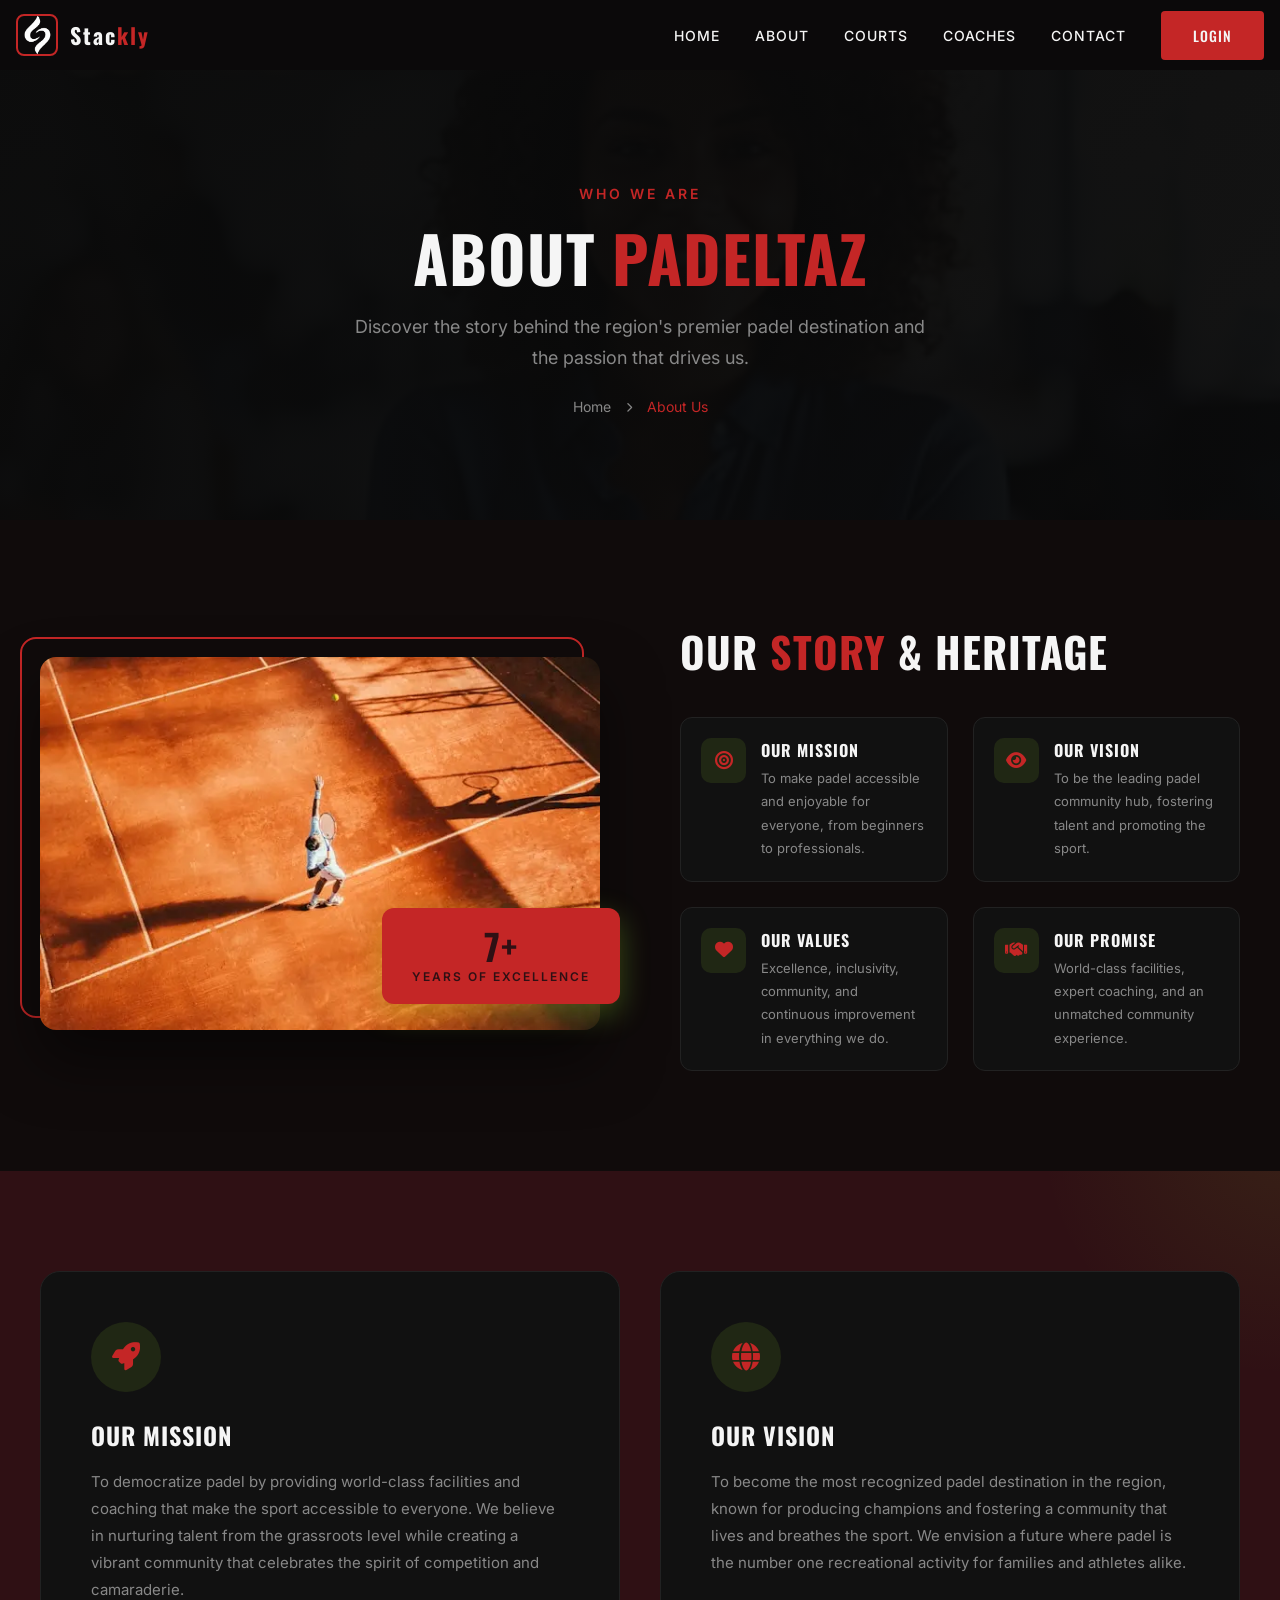
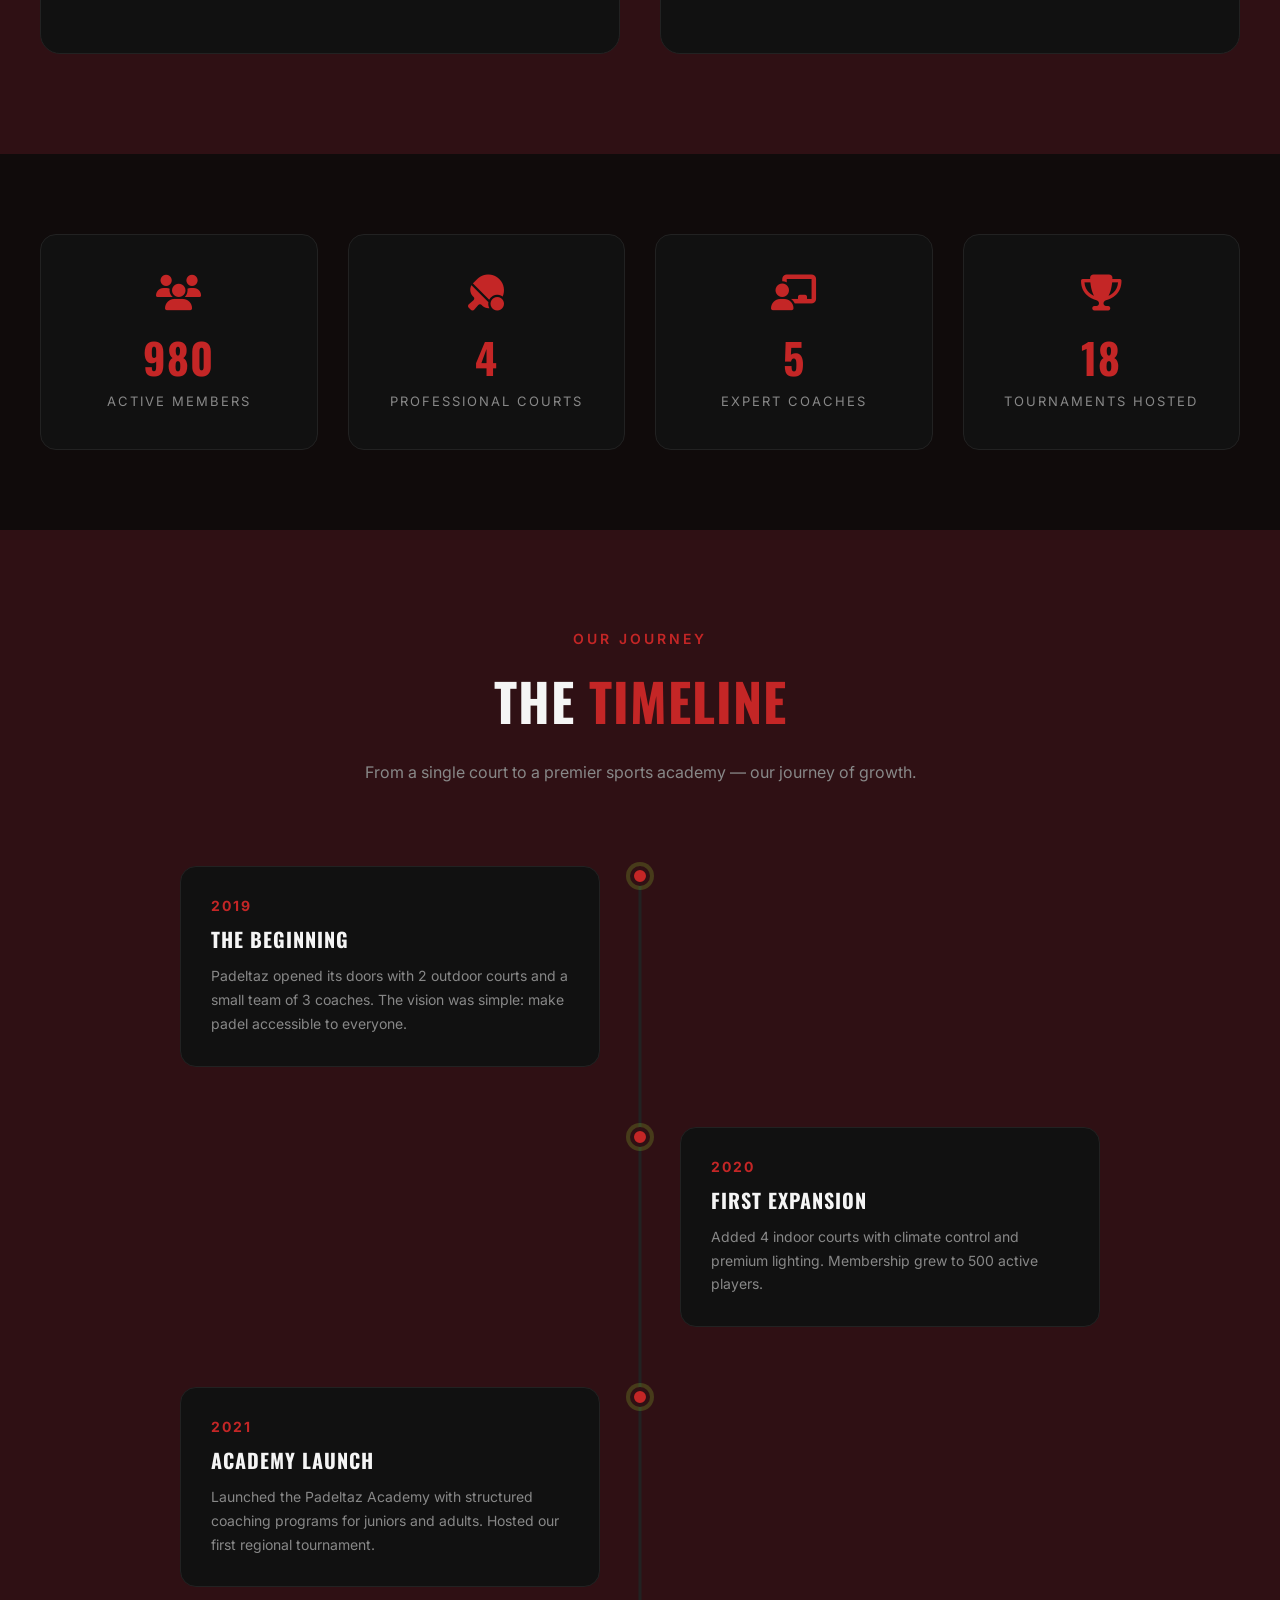
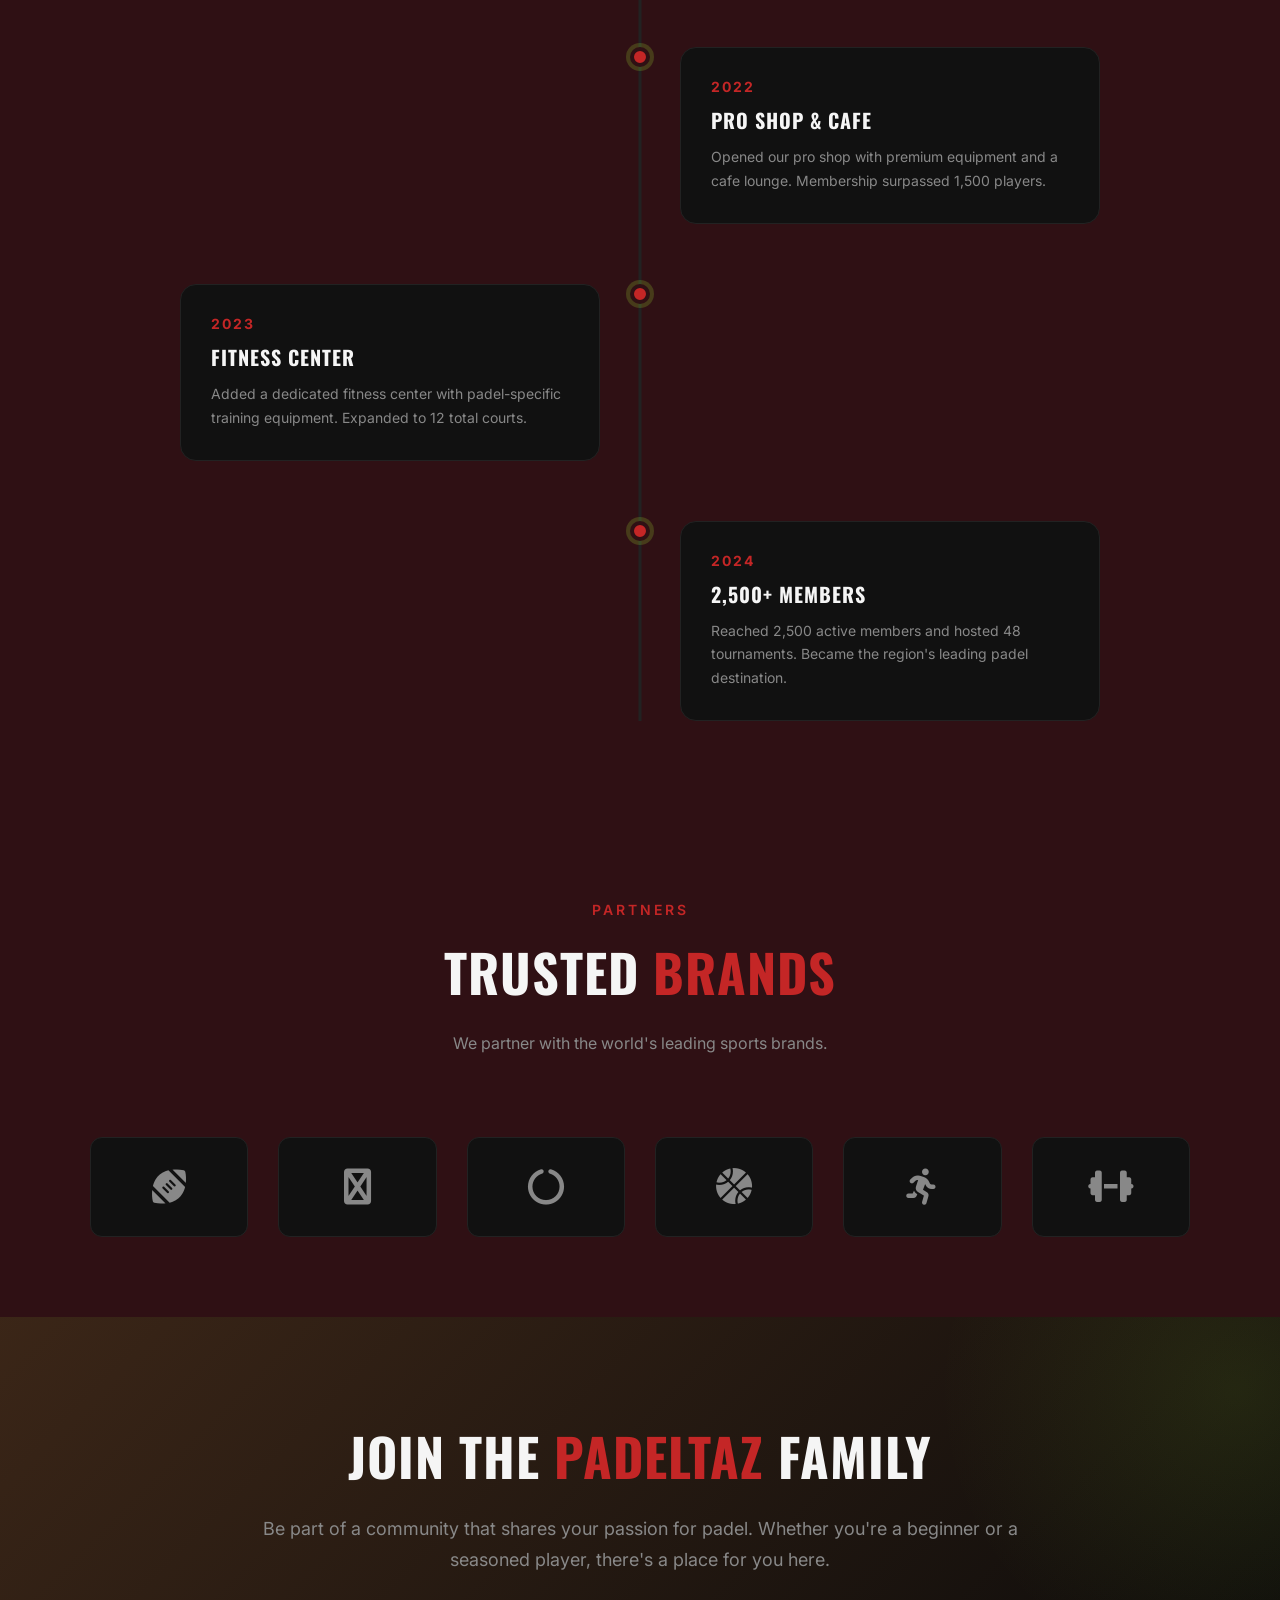
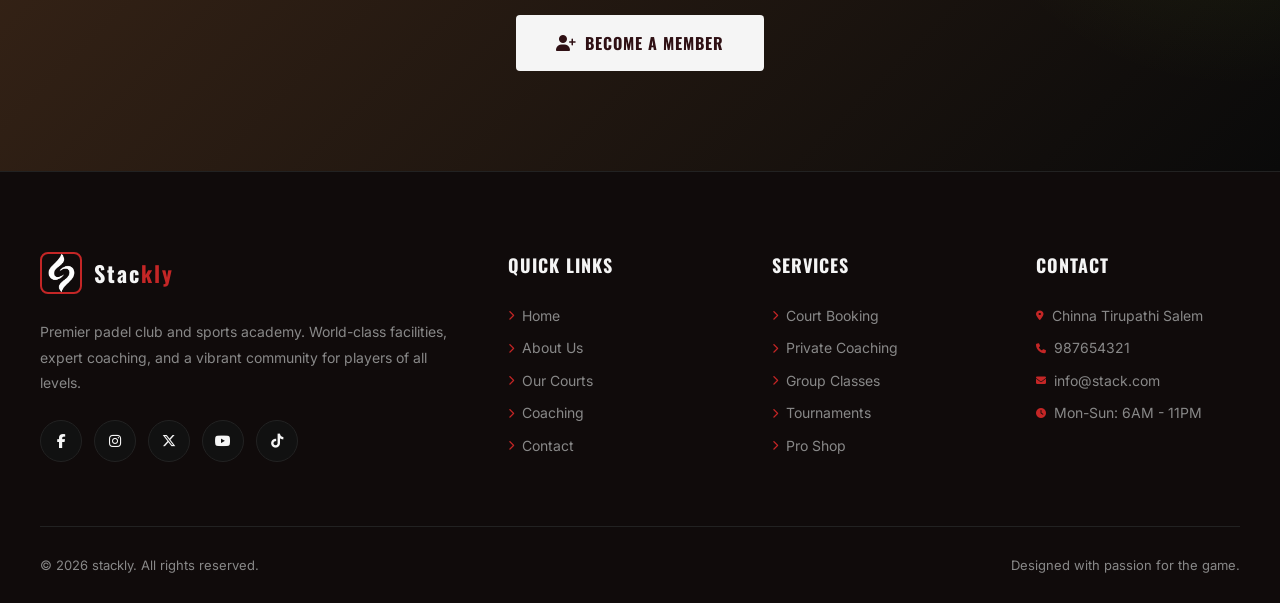
<file: about.html>
<!DOCTYPE html>
<html lang="en">
<head>
    <meta charset="UTF-8">
    <meta name="viewport" content="width=device-width, initial-scale=1.0">
    <title>About Us - Padeltaz Padel Club & Sports Academy</title>
    <link href="https://cdnjs.cloudflare.com/ajax/libs/font-awesome/6.4.0/css/all.min.css" rel="stylesheet">
    <link href="https://fonts.googleapis.com/css2?family=Oswald:wght@300;400;500;600;700&family=Inter:wght@300;400;500;600;700&display=swap" rel="stylesheet">
<link rel="stylesheet" href="https://cdnjs.cloudflare.com/ajax/libs/font-awesome/6.7.2/css/all.min.css">    <style>
        :root {
            --primary: rgb(196, 38, 38);
            --primary-dark:black;
            --dark: #2f1014;
            --darker: #100b0b;
            --card: #111111;
            --card-hover: #1a1a1a;
            --text: #f5f5f5;
            --text-muted: #888888;
            --border: #222222;
            --border-light: #333333;
        }

        * { margin: 0; padding: 0; box-sizing: border-box; }

        body {
            font-family: 'Inter', sans-serif;
            background: var(--dark);
            color: var(--text);
            overflow-x: hidden;
        }
        html,
body{
    width:100%;
    overflow-x:hidden;
    -webkit-text-size-adjust:100%;
}

        h1, h2, h3, h4, h5, h6 {
            font-family: 'Oswald', sans-serif;
            text-transform: uppercase;
            letter-spacing: 1px;
        }

        /* ========== HEADER ========== */
        .header{
    position:fixed;
    top:0;
    left:0;
    width:100%;
    height:70px;
    padding:0 16px;
    display:flex;
    justify-content:space-between;
    align-items:center;
    z-index:1000;
}
        .header.scrolled {
            background: rgba(10,10,10,0.95);
            backdrop-filter: blur(20px);
            padding: 15px 40px;
            box-shadow: 0 2px 30px rgba(0,0,0,0.5);
        }
        .logo {
            display: flex; align-items: center; gap: 12px;
            text-decoration: none;
        }
        .logo-img {
            width: 50px; height: 50px;
            border-radius: 8px;
            object-fit: cover;
            border: 2px solid var(--primary);
        }
        .logo-text {
            font-family: 'Oswald', sans-serif;
            font-size: 28px; font-weight: 700;
            color: var(--text); letter-spacing: 2px;
        }
        .logo-text span { color: var(--primary); }

        .nav {
            display: flex; gap: 35px; align-items: center;
        }
        .nav a {
            color: var(--text); text-decoration: none;
            font-size: 14px; font-weight: 500;
            text-transform: uppercase; letter-spacing: 1px;
            transition: color 0.3s; position: relative;
        }
        .nav a::after {
            content: ''; position: absolute;
            bottom: -5px; left: 0; width: 0; height: 2px;
            background: var(--primary); transition: width 0.3s;
        }
        .nav a:hover { color: var(--primary); }
        .nav a:hover::after { width: 100%; }

        .btn {
            display: inline-flex; align-items: center; gap: 8px;
            padding: 14px 32px; background: var(--primary);
            color: var(--dark); text-decoration: none;
            font-weight: 700; font-size: 14px;
            text-transform: uppercase; letter-spacing: 1px;
            border: none; cursor: pointer;
            transition: all 0.3s ease; border-radius: 4px;
            font-family: 'Oswald', sans-serif;
        }
        .btn:hover {
            background: var(--primary-dark);
            transform: translateY(-2px);
            box-shadow: 0 10px 30px rgba(163,230,53,0.3);
        }
        .btn-outline {
            background: transparent;
            border: 2px solid var(--primary);
            color: var(--primary);
        }
        .btn-outline:hover {
            background: var(--primary); color: var(--dark);
        }
        .btn-white {
            background: var(--text); color: var(--dark);
        }
        .btn-white:hover { background: var(--primary); }

        .hamburger {
            display: none; flex-direction: column; gap: 5px;
            cursor: pointer; z-index: 1001;
        }
     .hamburger{
    display:none;
    align-items:center;
    justify-content:center;
    width:44px;
    height:44px;
    flex-shrink:0;
}
        .hamburger span {
            width: 30px; height: 3px;
            background: var(--text); transition: all 0.3s;
        }
        .hamburger.active span:nth-child(1) { transform: rotate(45deg) translate(5px,5px); }
        .hamburger.active span:nth-child(2) { opacity: 0; }
        .hamburger.active span:nth-child(3) { transform: rotate(-45deg) translate(6px,-6px); }

        .menu-overlay {
            position: fixed; top: 0; left: 0;
            width: 100%; height: 100%;
            background: rgba(0,0,0,0.7); z-index: 999;
            opacity: 0; visibility: hidden; transition: all 0.3s;
        }
        .menu-overlay.active { opacity: 1; visibility: visible; }

        /* ========== PAGE HERO ========== */
        .page-hero {
            min-height: 50vh;
            display: flex; align-items: center; justify-content: center;
            position: relative; overflow: hidden;
            padding: 140px 40px 80px;
            text-align: center;
        }
        .page-hero-bg {
            position: absolute; top: 0; left: 0;
            width: 100%; height: 100%; z-index: 0;
        }
        .page-hero-bg::before {
            content: ''; position: absolute; top: 0; left: 0;
            width: 100%; height: 100%;
            background: linear-gradient(135deg, rgba(10,10,10,0.95) 0%, rgba(10,10,10,0.85) 100%);
            z-index: 1;
        }
        .page-hero-bg img {
            width: 100%; height: 100%; object-fit: cover;
            filter: brightness(0.3);
        }
        .page-hero-content {
            position: relative; z-index: 2;
        }
        .page-hero .tag {
            color: var(--primary); font-size: 14px; font-weight: 600;
            text-transform: uppercase; letter-spacing: 3px;
            margin-bottom: 20px; display: block;
        }
        .page-hero h1 {
            font-size: clamp(36px, 6vw, 64px); font-weight: 700;
            margin-bottom: 20px; line-height: 1.1;
        }
        .page-hero h1 span { color: var(--primary); }
        .page-hero p {
            color: var(--text-muted); font-size: 18px;
            max-width: 600px; margin: 0 auto; line-height: 1.7;
        }
        .breadcrumb {
            display: flex; gap: 15px; justify-content: center;
            margin-top: 25px; font-size: 14px;
        }
        .breadcrumb a {
            color: var(--text-muted); text-decoration: none;
            transition: color 0.3s;
        }
        .breadcrumb a:hover { color: var(--primary); }
        .breadcrumb span { color: var(--primary); }
        .breadcrumb i { color: var(--text-muted); font-size: 10px; margin-top: 4px; }

        /* ========== ABOUT STORY ========== */
        .about-story {
            padding: 100px 40px; background: var(--darker);
        }
        .about-story-grid {
            display: grid; grid-template-columns: 1fr 1fr;
            gap: 80px; max-width: 1300px; margin: 0 auto;
            align-items: center;
        }
        .about-story-img {
            position: relative;
        }
        .about-story-img img {
            width: 100%; border-radius: 16px;
            box-shadow: 0 30px 60px rgba(0,0,0,0.5);
            transition: transform 0.5s ease;
        }
        .about-story-img:hover img { transform: scale(1.02); }
        .about-story-img::before {
            content: ''; position: absolute;
            top: -20px; left: -20px; width: 100%; height: 100%;
            border: 2px solid var(--primary); border-radius: 16px;
            z-index: -1; transition: all 0.4s ease;
        }
        .about-story-img:hover::before {
            top: -10px; left: -10px;
        }
        .experience-badge {
            position: absolute; bottom: 30px; right: -20px;
            background: var(--primary); color: var(--dark);
            padding: 20px 30px; border-radius: 12px;
            text-align: center; box-shadow: 0 10px 30px rgba(163,230,53,0.3);
            animation: pulse-badge 2s infinite;
        }
        @keyframes pulse-badge {
            0%, 100% { transform: scale(1); }
            50% { transform: scale(1.05); }
        }
        .experience-badge h3 {
            font-size: 36px; font-weight: 700; line-height: 1;
        }
        .experience-badge p {
            font-size: 12px; font-weight: 600;
            text-transform: uppercase; letter-spacing: 2px;
            margin-top: 5px;
        }
        .about-story-content h2 {
            font-size: clamp(28px, 4vw, 42px); margin-bottom: 25px;
        }
        .about-story-content h2 span { color: var(--primary); }
        .about-story-content p {
            color: var(--text-muted); line-height: 1.8;
            margin-bottom: 20px; font-size: 16px;
        }
        .about-story-features {
            display: grid; grid-template-columns: 1fr 1fr;
            gap: 25px; margin-top: 35px;
        }
        .story-feature {
            display: flex; align-items: flex-start; gap: 15px;
            padding: 20px; background: var(--card);
            border-radius: 12px; border: 1px solid var(--border);
            transition: all 0.3s ease;
        }
        .story-feature:hover {
            border-color: var(--primary);
            transform: translateX(10px);
            box-shadow: 0 10px 30px rgba(163,230,53,0.1);
        }
        .story-feature i {
            width: 45px; height: 45px; min-width: 45px;
            background: rgba(163,230,53,0.1); border-radius: 10px;
            display: flex; align-items: center; justify-content: center;
            color: var(--primary); font-size: 18px;
            transition: all 0.3s ease;
        }
        .story-feature:hover i {
            background: var(--primary); color: var(--dark);
            transform: rotateY(360deg);
        }
        .story-feature h4 {
            font-size: 16px; margin-bottom: 5px;
        }
        .story-feature p {
            font-size: 13px; color: var(--text-muted); margin: 0;
        }

        /* ========== MISSION VISION ========== */
        .mission-vision {
            padding: 100px 40px; background: var(--dark);
            position: relative; overflow: hidden;
        }
        .mission-vision::before {
            content: ''; position: absolute;
            top: -50%; right: -20%; width: 500px; height: 500px;
            background: radial-gradient(circle, rgba(163,230,53,0.08) 0%, transparent 70%);
            border-radius: 50%;
        }
        .mission-vision-grid {
            display: grid; grid-template-columns: 1fr 1fr;
            gap: 40px; max-width: 1300px; margin: 0 auto;
            position: relative; z-index: 1;
        }
        .mv-card {
            background: var(--card); border: 1px solid var(--border);
            border-radius: 20px; padding: 50px;
            transition: all 0.4s ease;
            position: relative; overflow: hidden;
        }
        .mv-card::before {
            content: ''; position: absolute; top: 0; left: 0;
            width: 100%; height: 4px; background: var(--primary);
            transform: scaleX(0); transform-origin: left;
            transition: transform 0.4s ease;
        }
        .mv-card:hover::before { transform: scaleX(1); }
        .mv-card:hover {
            border-color: var(--primary);
            transform: translateY(-8px);
            box-shadow: 0 20px 40px rgba(163,230,53,0.1);
        }
        .mv-icon {
            width: 70px; height: 70px; border-radius: 50%;
            background: rgba(163,230,53,0.1);
            display: flex; align-items: center; justify-content: center;
            font-size: 28px; color: var(--primary); margin-bottom: 25px;
            transition: all 0.4s ease;
        }
        .mv-card:hover .mv-icon {
            background: var(--primary); color: var(--dark);
            transform: rotate(360deg) scale(1.1);
        }
        .mv-card h3 {
            font-size: 24px; margin-bottom: 15px;
        }
        .mv-card p {
            color: var(--text-muted); line-height: 1.8; font-size: 15px;
        }

        /* ========== STATS COUNTER ========== */
        .stats-counter {
            padding: 80px 40px; background: var(--darker);
            position: relative;
        }
        .stats-grid {
            display: grid; grid-template-columns: repeat(4, 1fr);
            gap: 30px; max-width: 1200px; margin: 0 auto;
        }
        .stat-box {
            text-align: center; padding: 40px 20px;
            background: var(--card); border-radius: 16px;
            border: 1px solid var(--border);
            transition: all 0.4s ease;
            position: relative; overflow: hidden;
        }
        .stat-box::after {
            content: ''; position: absolute; bottom: 0; left: 0;
            width: 100%; height: 3px; background: var(--primary);
            transform: scaleX(0); transition: transform 0.4s ease;
        }
        .stat-box:hover::after { transform: scaleX(1); }
        .stat-box:hover {
            transform: translateY(-10px);
            border-color: var(--primary);
            box-shadow: 0 15px 35px rgba(163,230,53,0.1);
        }
        .stat-box i {
            font-size: 36px; color: var(--primary); margin-bottom: 15px;
            display: block;
        }
        .stat-box h3 {
            font-size: 42px; color: var(--primary); font-weight: 700;
            margin-bottom: 5px;
        }
        .stat-box p {
            font-size: 13px; color: var(--text-muted);
            text-transform: uppercase; letter-spacing: 2px;
        }

        /* ========== TIMELINE ========== */
        .timeline {
            padding: 100px 40px; background: var(--dark);
        }
        .section-header {
            text-align: center; margin-bottom: 80px;
        }
        .section-header .tag {
            color: var(--primary); font-size: 14px; font-weight: 600;
            text-transform: uppercase; letter-spacing: 3px;
            margin-bottom: 15px; display: block;
        }
        .section-header h2 {
            font-size: clamp(32px, 5vw, 52px); font-weight: 700;
            margin-bottom: 20px;
        }
        .section-header p {
            color: var(--text-muted); font-size: 16px;
            max-width: 600px; margin: 0 auto; line-height: 1.7;
        }
        .timeline-container {
            max-width: 1000px; margin: 0 auto;
            position: relative;
        }
        .timeline-container::before {
            content: ''; position: absolute;
            top: 0; left: 50%; transform: translateX(-50%);
            width: 3px; height: 100%; background: var(--border);
        }
        .timeline-item {
            display: flex; justify-content: flex-end;
            padding-right: 50%; position: relative;
            margin-bottom: 60px;
        }
        .timeline-item:nth-child(even) {
            justify-content: flex-start; padding-right: 0; padding-left: 50%;
        }
        .timeline-item:last-child { margin-bottom: 0; }
        .timeline-dot {
            position: absolute; left: 50%; transform: translateX(-50%);
            width: 20px; height: 20px; border-radius: 50%;
            background: var(--primary); border: 4px solid var(--dark);
            z-index: 2; box-shadow: 0 0 0 4px rgba(163,230,53,0.2);
            transition: all 0.3s ease;
        }
        .timeline-item:hover .timeline-dot {
            box-shadow: 0 0 0 8px rgba(163,230,53,0.3);
            transform: translateX(-50%) scale(1.2);
        }
        .timeline-content {
            background: var(--card); border: 1px solid var(--border);
            border-radius: 16px; padding: 30px; max-width: 420px;
            transition: all 0.4s ease; position: relative;
        }
        .timeline-item:nth-child(even) .timeline-content { margin-left: 40px; }
        .timeline-item:nth-child(odd) .timeline-content { margin-right: 40px; }
        .timeline-content:hover {
            border-color: var(--primary);
            transform: translateY(-5px);
            box-shadow: 0 15px 35px rgba(163,230,53,0.1);
        }
        .timeline-content .year {
            color: var(--primary); font-size: 14px; font-weight: 700;
            text-transform: uppercase; letter-spacing: 2px; margin-bottom: 10px;
        }
        .timeline-content h3 {
            font-size: 20px; margin-bottom: 10px;
        }
        .timeline-content p {
            color: var(--text-muted); font-size: 14px; line-height: 1.7;
        }

        /* ========== GALLERY ========== */
        .gallery {
            padding: 100px 40px; background: var(--darker);
        }
        .gallery-grid {
            display: grid;
            grid-template-columns: repeat(4, 1fr);
            gap: 15px; max-width: 1300px; margin: 0 auto;
        }
        .gallery-item {
            position: relative; border-radius: 12px; overflow: hidden;
            cursor: pointer; aspect-ratio: 1;
        }
        .gallery-item img {
            width: 100%; height: 100%; object-fit: cover;
            transition: transform 0.6s ease, filter 0.3s ease;
        }
        .gallery-item:hover img {
            transform: scale(1.15);
            filter: brightness(0.5);
        }
        .gallery-overlay {
            position: absolute; top: 0; left: 0; width: 100%; height: 100%;
            display: flex; align-items: center; justify-content: center;
            opacity: 0; transition: opacity 0.3s ease;
        }
        .gallery-item:hover .gallery-overlay { opacity: 1; }
        .gallery-overlay i {
            font-size: 30px; color: var(--primary);
            transform: scale(0); transition: transform 0.3s ease 0.1s;
        }
        .gallery-item:hover .gallery-overlay i { transform: scale(1); }
        .gallery-item:nth-child(1) { grid-column: span 2; grid-row: span 2; }
        .gallery-item:nth-child(4) { grid-column: span 2; }

        /* ========== PARTNERS ========== */
        .partners {
            padding: 80px 40px; background: var(--dark);
        }
        .partners-grid {
            display: grid; grid-template-columns: repeat(6, 1fr);
            gap: 30px; max-width: 1100px; margin: 0 auto;
            align-items: center;
        }
        .partner-item {
            background: var(--card); border: 1px solid var(--border);
            border-radius: 12px; padding: 30px;
            display: flex; align-items: center; justify-content: center;
            transition: all 0.4s ease; height: 100px;
        }
        .partner-item:hover {
            border-color: var(--primary);
            transform: translateY(-5px);
            box-shadow: 0 10px 25px rgba(163,230,53,0.1);
        }
        .partner-item i {
            font-size: 36px; color: var(--text-muted);
            transition: color 0.3s;
        }
        .partner-item:hover i { color: var(--primary); }

        /* ========== CTA ========== */
        .cta {
            padding: 100px 40px;
            background: linear-gradient(135deg, rgba(163,230,53,0.1) 0%, rgba(10,10,10,1) 100%);
            position: relative; overflow: hidden;
        }
        .cta::before {
            content: ''; position: absolute;
            top: -50%; right: -20%; width: 600px; height: 600px;
            background: radial-gradient(circle, rgba(163,230,53,0.1) 0%, transparent 70%);
            border-radius: 50%;
        }
        .cta-content {
            max-width: 800px; margin: 0 auto;
            text-align: center; position: relative; z-index: 1;
        }
        .cta h2 {
            font-size: clamp(32px, 5vw, 52px); margin-bottom: 20px;
        }
        .cta p {
            color: var(--text-muted); font-size: 18px;
            line-height: 1.7; margin-bottom: 40px;
        }

        /* ========== FOOTER ========== */
        .footer {
            background: var(--darker); padding: 80px 40px 30px;
            border-top: 1px solid var(--border);
        }
        .footer-grid {
            display: grid; grid-template-columns: 2fr 1fr 1fr 1fr;
            gap: 60px; max-width: 1300px; margin: 0 auto 60px;
        }
        .footer-brand .logo { margin-bottom: 25px; }
        .footer-brand p {
            color: var(--text-muted); line-height: 1.8;
            font-size: 14px; margin-bottom: 25px;
        }
        .footer-social {
            display: flex; gap: 12px;
        }
        .footer-social a {
            width: 42px; height: 42px; border-radius: 50%;
            background: var(--card); border: 1px solid var(--border);
            display: flex; align-items: center; justify-content: center;
            color: var(--text); text-decoration: none;
            transition: all 0.3s; font-size: 14px;
        }
        .footer-social a:hover {
            background: var(--primary); border-color: var(--primary);
            color: var(--dark);
        }
        .footer-col h4 {
            font-size: 18px; margin-bottom: 25px; color: var(--text);
        }
        .footer-col ul { list-style: none; }
        .footer-col ul li { margin-bottom: 12px; }
        .footer-col ul li a {
            color: var(--text-muted); text-decoration: none;
            font-size: 14px; transition: all 0.3s;
            display: flex; align-items: center; gap: 8px;
        }
        .footer-col ul li a:hover {
            color: var(--primary); padding-left: 5px;
        }
        .footer-col ul li a i { font-size: 10px; color: var(--primary); }
        .footer-bottom {
            max-width: 1300px; margin: 0 auto;
            padding-top: 30px; border-top: 1px solid var(--border);
            display: flex; justify-content: space-between;
            align-items: center; flex-wrap: wrap; gap: 20px;
        }
        .footer-bottom p { color: var(--text-muted); font-size: 13px; }
        .footer-logo-center {
            display: flex; align-items: center; gap: 10px;
        }
        .footer-logo-center img {
            width: 40px; height: 40px; border-radius: 6px;
            object-fit: cover; border: 1px solid var(--primary);
        }
        .footer-logo-center span {
            font-family: 'Oswald', sans-serif;
            font-size: 20px; font-weight: 700; letter-spacing: 1px;
        }

        /* ========== ANIMATIONS ========== */
        .fade-in {
            opacity: 0; transform: translateY(40px);
            transition: all 0.8s ease;
        }
        .fade-in.visible { opacity: 1; transform: translateY(0); }
        .fade-in-left {
            opacity: 0; transform: translateX(-60px);
            transition: all 0.8s ease;
        }
        .fade-in-left.visible { opacity: 1; transform: translateX(0); }
        .fade-in-right {
            opacity: 0; transform: translateX(60px);
            transition: all 0.8s ease;
        }
        .fade-in-right.visible { opacity: 1; transform: translateX(0); }
        .scale-in {
            opacity: 0; transform: scale(0.8);
            transition: all 0.8s ease;
        }
        .scale-in.visible { opacity: 1; transform: scale(1); }
        .rotate-in {
            opacity: 0; transform: rotate(-10deg) scale(0.9);
            transition: all 0.8s ease;
        }
        .rotate-in.visible { opacity: 1; transform: rotate(0) scale(1); }

        /* ========== RESPONSIVE ========== */
        @media (max-width: 1024px) {
            .about-story-grid { grid-template-columns: 1fr; gap: 50px; }
            .mission-vision-grid { grid-template-columns: 1fr; }
            .stats-grid { grid-template-columns: repeat(2, 1fr); }
            .gallery-grid { grid-template-columns: repeat(2, 1fr); }
            .gallery-item:nth-child(1) { grid-column: span 2; grid-row: span 1; }
            .gallery-item:nth-child(4) { grid-column: span 1; }
            .partners-grid { grid-template-columns: repeat(3, 1fr); }
            .footer-grid { grid-template-columns: 1fr 1fr; }
            .timeline-container::before { left: 20px; transform: none; }
            .timeline-item, .timeline-item:nth-child(even) {
                justify-content: flex-start; padding: 0 0 0 50px;
            }
            .timeline-item:nth-child(even) .timeline-content,
            .timeline-item:nth-child(odd) .timeline-content {
                margin: 0; max-width: 100%;
            }
            .timeline-dot { left: 20px; transform: none; }
            .timeline-item:hover .timeline-dot { transform: scale(1.2); }
            .experience-badge { right: 10px; bottom: 10px; }
        }
        @media (max-width: 768px) {
            .header { padding: 15px 20px; }
            .nav {
                position: fixed; top: 0; right: -100%;
                width: 80%; max-width: 350px; height: 100vh;
                background: var(--darker); flex-direction: column;
                justify-content: center; gap: 30px;
                transition: right 0.4s ease;
                border-left: 1px solid var(--border); padding: 40px;
            }
            .nav{
    display:flex;
    align-items:center;
    gap:35px;
    margin-left:auto;
}
            .nav.active { right: 0; }
            .hamburger { display: flex; }
            .page-hero { padding: 100px 20px 60px; }
            .about-story { padding: 60px 20px; }
            .about-story-features { grid-template-columns: 1fr; }
            .stats-grid { grid-template-columns: 1fr 1fr; }
            .gallery-grid { grid-template-columns: 1fr; }
            .gallery-item:nth-child(1) { grid-column: span 1; grid-row: span 1; }
            .partners-grid { grid-template-columns: repeat(2, 1fr); }
            .footer-grid { grid-template-columns: 1fr; gap: 40px; }
            .footer-bottom { flex-direction: column; text-align: center; }
            section { padding: 60px 20px !important; }
            @media (max-width:768px){
    .hamburger{
        display:flex;
    }
}
        }


.header{
    background:rgba(10,10,10,.95);
    backdrop-filter:blur(12px);
}

.logo-img{
    width:42px;
    height:42px;
}

.logo-text{
    font-size:22px;
}

.page-hero{
    padding-top:90px !important;
    margin-top:70px;
}

.page-hero{
    margin-top:70px;
}



        .footer-col ul li a {
    display: inline-flex;
    width: fit-content;
    cursor: pointer;
}

.footer-col ul li {
    width: fit-content;
}
    </style>
<!-- <base target="_blank"> -->
</head>
<body>

    <!-- Header -->
    <header class="header" id="header">
       <a href="index.html" class="logo">
            <img src="logoo.webp" alt="Padeltaz Logo" class="logo-img">
            <span class="logo-text">Stac<span>kly</span></span>
        </a>
     <nav class="nav" id="nav">
            <a href="index.html">Home</a>
            <a href="about.html">About</a>
            <a href="courts.html">Courts</a>
            <a href="couch.html">Coaches</a>
            <!-- <a href="404.html">Pricing</a> -->
            <a href="contact.html">Contact</a>
            <a href="login.html" class="btn">Login</a>
        </nav>
        <div class="hamburger" id="hamburger">
            <span></span><span></span><span></span>
        </div>
    </header>
    <div class="menu-overlay" id="menuOverlay"></div>

    <!-- Page Hero -->
    <section class="page-hero">
        <div class="page-hero-bg">
            <img src="14.webp" alt="About">
        </div>
        <div class="page-hero-content fade-in">
            <span class="tag">Who We Are</span>
            <h1>About <span>Padeltaz</span></h1>
            <p>Discover the story behind the region's premier padel destination and the passion that drives us.</p>
            <div class="breadcrumb">
                <a href="index.html">Home</a>
                <i class="fas fa-chevron-right"></i>
                <span>About Us</span>
            </div>
        </div>
    </section>

    <!-- About Story -->
    <section class="about-story">
        <div class="about-story-grid">
            <div class="about-story-img fade-in-left">
                <img src="3.webp" alt="Our Story">
                <div class="experience-badge">
                    <h3>7+</h3>
                    <p>Years of Excellence</p>
                </div>
            </div>
            <div class="about-story-content fade-in-right">
                <h2>Our <span>Story</span> & Heritage</h2>
                <!-- <p>Founded in 2019 by a group of passionate padel enthusiasts, Padeltaz began as a single outdoor court with a dream to bring world-class padel to our community. What started as a modest facility has grown into one of the region's most respected padel clubs.</p> -->
                <!-- <p>Our name "Padeltaz" combines "Padel" with the energy and dynamism of the sport. We believe padel is more than a game — it's a lifestyle that brings people together, builds fitness, and creates lasting friendships.</p> -->
                <!-- <p>Today, we operate 12 professional courts, employ 15+ certified coaches, and serve over 2,500 active members. But our mission remains the same: to make padel accessible, enjoyable, and competitive for everyone.</p> -->
                <div class="about-story-features">
                    <div class="story-feature">
                        <i class="fas fa-bullseye"></i>
                        <div>
                            <h4>Our Mission</h4>
                            <p>To make padel accessible and enjoyable for everyone, from beginners to professionals.</p>
                        </div>
                    </div>
                    <div class="story-feature">
                        <i class="fas fa-eye"></i>
                        <div>
                            <h4>Our Vision</h4>
                            <p>To be the leading padel community hub, fostering talent and promoting the sport.</p>
                        </div>
                    </div>
                    <div class="story-feature">
                        <i class="fas fa-heart"></i>
                        <div>
                            <h4>Our Values</h4>
                            <p>Excellence, inclusivity, community, and continuous improvement in everything we do.</p>
                        </div>
                    </div>
                    <div class="story-feature">
                        <i class="fas fa-handshake"></i>
                        <div>
                            <h4>Our Promise</h4>
                            <p>World-class facilities, expert coaching, and an unmatched community experience.</p>
                        </div>
                    </div>
                </div>
            </div>
        </div>
    </section>

    <!-- Mission Vision -->
    <section class="mission-vision">
        <div class="mission-vision-grid">
            <div class="mv-card fade-in-left">
                <div class="mv-icon"><i class="fas fa-rocket"></i></div>
                <h3>Our Mission</h3>
                <p>To democratize padel by providing world-class facilities and coaching that make the sport accessible to everyone. We believe in nurturing talent from the grassroots level while creating a vibrant community that celebrates the spirit of competition and camaraderie.</p>
            </div>
            <div class="mv-card fade-in-right">
                <div class="mv-icon"><i class="fas fa-globe"></i></div>
                <h3>Our Vision</h3>
                <p>To become the most recognized padel destination in the region, known for producing champions and fostering a community that lives and breathes the sport. We envision a future where padel is the number one recreational activity for families and athletes alike.</p>
            </div>
        </div>
    </section>

    <!-- Stats Counter -->
    <section class="stats-counter">
        <div class="stats-grid">
            <div class="stat-box fade-in scale-in">
                <i class="fas fa-users"></i>
                <h3 class="counter" data-target="2500">0</h3>
                <p>Active Members</p>
            </div>
            <div class="stat-box fade-in scale-in">
                <i class="fas fa-table-tennis-paddle-ball"></i>
                <h3 class="counter" data-target="12">0</h3>
                <p>Professional Courts</p>
            </div>
            <div class="stat-box fade-in scale-in">
                <i class="fas fa-chalkboard-user"></i>
                <h3 class="counter" data-target="15">0</h3>
                <p>Expert Coaches</p>
            </div>
            <div class="stat-box fade-in scale-in">
                <i class="fas fa-trophy"></i>
                <h3 class="counter" data-target="48">0</h3>
                <p>Tournaments Hosted</p>
            </div>
        </div>
    </section>

    <!-- Timeline -->
    <section class="timeline">
        <div class="section-header fade-in">
            <span class="tag">Our Journey</span>
            <h2>The <span style="color: var(--primary);">Timeline</span></h2>
            <p>From a single court to a premier sports academy — our journey of growth.</p>
        </div>
        <div class="timeline-container">
            <div class="timeline-item fade-in-left">
                <div class="timeline-dot"></div>
                <div class="timeline-content">
                    <div class="year">2019</div>
                    <h3>The Beginning</h3>
                    <p>Padeltaz opened its doors with 2 outdoor courts and a small team of 3 coaches. The vision was simple: make padel accessible to everyone.</p>
                </div>
            </div>
            <div class="timeline-item fade-in-right">
                <div class="timeline-dot"></div>
                <div class="timeline-content">
                    <div class="year">2020</div>
                    <h3>First Expansion</h3>
                    <p>Added 4 indoor courts with climate control and premium lighting. Membership grew to 500 active players.</p>
                </div>
            </div>
            <div class="timeline-item fade-in-left">
                <div class="timeline-dot"></div>
                <div class="timeline-content">
                    <div class="year">2021</div>
                    <h3>Academy Launch</h3>
                    <p>Launched the Padeltaz Academy with structured coaching programs for juniors and adults. Hosted our first regional tournament.</p>
                </div>
            </div>
            <div class="timeline-item fade-in-right">
                <div class="timeline-dot"></div>
                <div class="timeline-content">
                    <div class="year">2022</div>
                    <h3>Pro Shop & Cafe</h3>
                    <p>Opened our pro shop with premium equipment and a cafe lounge. Membership surpassed 1,500 players.</p>
                </div>
            </div>
            <div class="timeline-item fade-in-left">
                <div class="timeline-dot"></div>
                <div class="timeline-content">
                    <div class="year">2023</div>
                    <h3>Fitness Center</h3>
                    <p>Added a dedicated fitness center with padel-specific training equipment. Expanded to 12 total courts.</p>
                </div>
            </div>
            <div class="timeline-item fade-in-right">
                <div class="timeline-dot"></div>
                <div class="timeline-content">
                    <div class="year">2024</div>
                    <h3>2,500+ Members</h3>
                    <p>Reached 2,500 active members and hosted 48 tournaments. Became the region's leading padel destination.</p>
                </div>
            </div>
        </div>
    </section>

    <!-- Gallery -->
    <!-- <section class="gallery">
        <div class="section-header fade-in">
            <span class="tag">Gallery</span>
            <h2>Our <span style="color: var(--primary);">Facilities</span></h2>
            <p>Take a visual tour of our world-class padel facilities.</p>
        </div>
        <div class="gallery-grid">
            <div class="gallery-item fade-in">
                <img src="3.webp" alt="Court">
                <div class="gallery-overlay"><i class="fas fa-search-plus"></i></div>
            </div>
            <div class="gallery-item fade-in">
                <img src="2.webp" alt="Court">
                <div class="gallery-overlay"><i class="fas fa-search-plus"></i></div>
            </div>
            <div class="gallery-item fade-in">
                <img src="4.webp" alt="Court">
                <div class="gallery-overlay"><i class="fas fa-search-plus"></i></div>
            </div>
            <div class="gallery-item fade-in">
                <img src="5.webp" alt="Training">
                <div class="gallery-overlay"><i class="fas fa-search-plus"></i></div>
            </div>
            <div class="gallery-item fade-in">
                <img src="6.webp" alt="Training">
                <div class="gallery-overlay"><i class="fas fa-search-plus"></i></div>
            </div>
            <div class="gallery-item fade-in">
                <img src="7.webp" alt="Training">
                <div class="gallery-overlay"><i class="fas fa-search-plus"></i></div>
            </div>
        </div>
    </section> -->

    <!-- Partners -->
    <section class="partners">
        <div class="section-header fade-in">
            <span class="tag">Partners</span>
            <h2>Trusted <span style="color: var(--primary);">Brands</span></h2>
            <p>We partner with the world's leading sports brands.</p>
        </div>
        <div class="partners-grid">
            <div class="partner-item fade-in"><i class="fas fa-football-ball"></i></div>
            <div class="partner-item fade-in"><i class="fab fa-table-tennis-paddle-ball"></i></div>
            <div class="partner-item fade-in"><i class="fas fa-circle-notch"></i></div>
            <div class="partner-item fade-in"><i class="fas fa-basketball-ball"></i></div>
            <div class="partner-item fade-in"><i class="fas fa-running"></i></div>
            <div class="partner-item fade-in"><i class="fas fa-dumbbell"></i></div>
        </div>
    </section>

    <!-- CTA -->
    <section class="cta">
        <div class="cta-content fade-in">
            <h2>Join the <span style="color: var(--primary);">Padeltaz</span> Family</h2>
            <p>Be part of a community that shares your passion for padel. Whether you're a beginner or a seasoned player, there's a place for you here.</p>
            <a href="404.html" class="btn btn-white" style="font-size: 16px; padding: 16px 40px;"><i class="fas fa-user-plus"></i> Become a Member</a>
        </div>
    </section>

    <!-- Footer -->
    <footer class="footer">
        <div class="footer-grid">
            <div class="footer-brand">
                  <a href="index.html" class="logo">
                    <img src="logoo.webp" alt="Padeltaz Logo" class="logo-img">
                    <span class="logo-text">Stac<span>kly</span></span>
                </a>
                <p>Premier padel club and sports academy. World-class facilities, expert coaching, and a vibrant community for players of all levels.</p>
                <div class="footer-social">
                    <a href="404.html"><i class="fab fa-facebook-f"></i></a>
                    <a href="404.html"><i class="fab fa-instagram"></i></a>
                    <a href="404.html">    <i class="fa-brands fa-x-twitter"></i>
</a>
                    <a href="404.html"><i class="fab fa-youtube"></i></a>
                    <a href="404.html"><i class="fab fa-tiktok"></i></a>
                </div>
            </div>
            <div class="footer-col">
                <h4>Quick Links</h4>
                  <ul>
                                        <li><a href="index.html"><i class="fas fa-chevron-right"></i> Home</a></li>

                    <li><a href="about.html"><i class="fas fa-chevron-right"></i> About Us</a></li>
                    <li><a href="courts.html"><i class="fas fa-chevron-right"></i> Our Courts</a></li>
                    <li><a href="couch.html"><i class="fas fa-chevron-right"></i> Coaching</a></li>
                    <li><a href="contact.html"><i class="fas fa-chevron-right"></i> Contact</a></li>
                </ul>
            </div>
            <div class="footer-col">
                <h4>Services</h4>
                <ul>
                    <li><a href="404.html"><i class="fas fa-chevron-right"></i> Court Booking</a></li>
                    <li><a href="404.html"><i class="fas fa-chevron-right"></i> Private Coaching</a></li>
                    <li><a href="404.html"><i class="fas fa-chevron-right"></i> Group Classes</a></li>
                    <li><a href="404.html"><i class="fas fa-chevron-right"></i> Tournaments</a></li>
                                        <li><a href="404.html"><i class="fas fa-chevron-right"></i> Pro Shop</a></li>

                </ul>
            </div>
             <div class="footer-col">
                <h4>Contact</h4>
                  <ul>
                    <li><a href="404.html"><i class="fas fa-map-marker-alt"></i> Chinna Tirupathi Salem</a></li>
                    <li><a href="404.html"><i class="fas fa-phone"></i> 987654321</a></li>
                    <li><a href="404.html"><i class="fas fa-envelope"></i> info@stack.com</a></li>
                    <li><a href="404.html"><i class="fas fa-clock"></i> Mon-Sun: 6AM - 11PM</a></li>
                </ul>
            </div>
        </div>
        <div class="footer-bottom">
            <p>&copy; 2026 stackly. All rights reserved.</p>
            <!-- <div class="footer-logo-center">
                <img src="logo.webp" alt="Logo">
                <span>Stac<span style="color: var(--primary);">ly</span></span>
            </div> -->
            <p>Designed with passion for the game.</p>
        </div>
    </footer>

    <script>
        // Header scroll
        const header = document.getElementById('header');
        window.addEventListener('scroll', () => {
            header.classList.toggle('scrolled', window.scrollY > 50);
        });

        // Mobile menu
        const hamburger = document.getElementById('hamburger');
        const nav = document.getElementById('nav');
        const menuOverlay = document.getElementById('menuOverlay');
        hamburger.addEventListener('click', () => {
            hamburger.classList.toggle('active');
            nav.classList.toggle('active');
            menuOverlay.classList.toggle('active');
            document.body.style.overflow = nav.classList.contains('active') ? 'hidden' : '';
        });
        menuOverlay.addEventListener('click', () => {
            hamburger.classList.remove('active');
            nav.classList.remove('active');
            menuOverlay.classList.remove('active');
            document.body.style.overflow = '';
        });
        nav.querySelectorAll('a').forEach(link => {
            link.addEventListener('click', () => {
                hamburger.classList.remove('active');
                nav.classList.remove('active');
                menuOverlay.classList.remove('active');
                document.body.style.overflow = '';
            });
        });

        // Scroll animations
        const observerOptions = { threshold: 0.1, rootMargin: '0px 0px -50px 0px' };
        const observer = new IntersectionObserver((entries) => {
            entries.forEach(entry => {
                if (entry.isIntersecting) entry.target.classList.add('visible');
            });
        }, observerOptions);
        document.querySelectorAll('.fade-in, .fade-in-left, .fade-in-right, .scale-in, .rotate-in').forEach(el => observer.observe(el));

        // Counter animation
        const counters = document.querySelectorAll('.counter');
        const counterObserver = new IntersectionObserver((entries) => {
            entries.forEach(entry => {
                if (entry.isIntersecting) {
                    const counter = entry.target;
                    const target = parseInt(counter.getAttribute('data-target'));
                    const duration = 2000;
                    const step = target / (duration / 16);
                    let current = 0;
                    const updateCounter = () => {
                        current += step;
                        if (current < target) {
                            counter.textContent = Math.floor(current).toLocaleString();
                            requestAnimationFrame(updateCounter);
                        } else {
                            counter.textContent = target.toLocaleString() + '+';
                        }
                    };
                    updateCounter();
                    counterObserver.unobserve(counter);
                }
            });
        }, { threshold: 0.5 });
        counters.forEach(counter => counterObserver.observe(counter));
    </script>
</body>
</html>
</file>
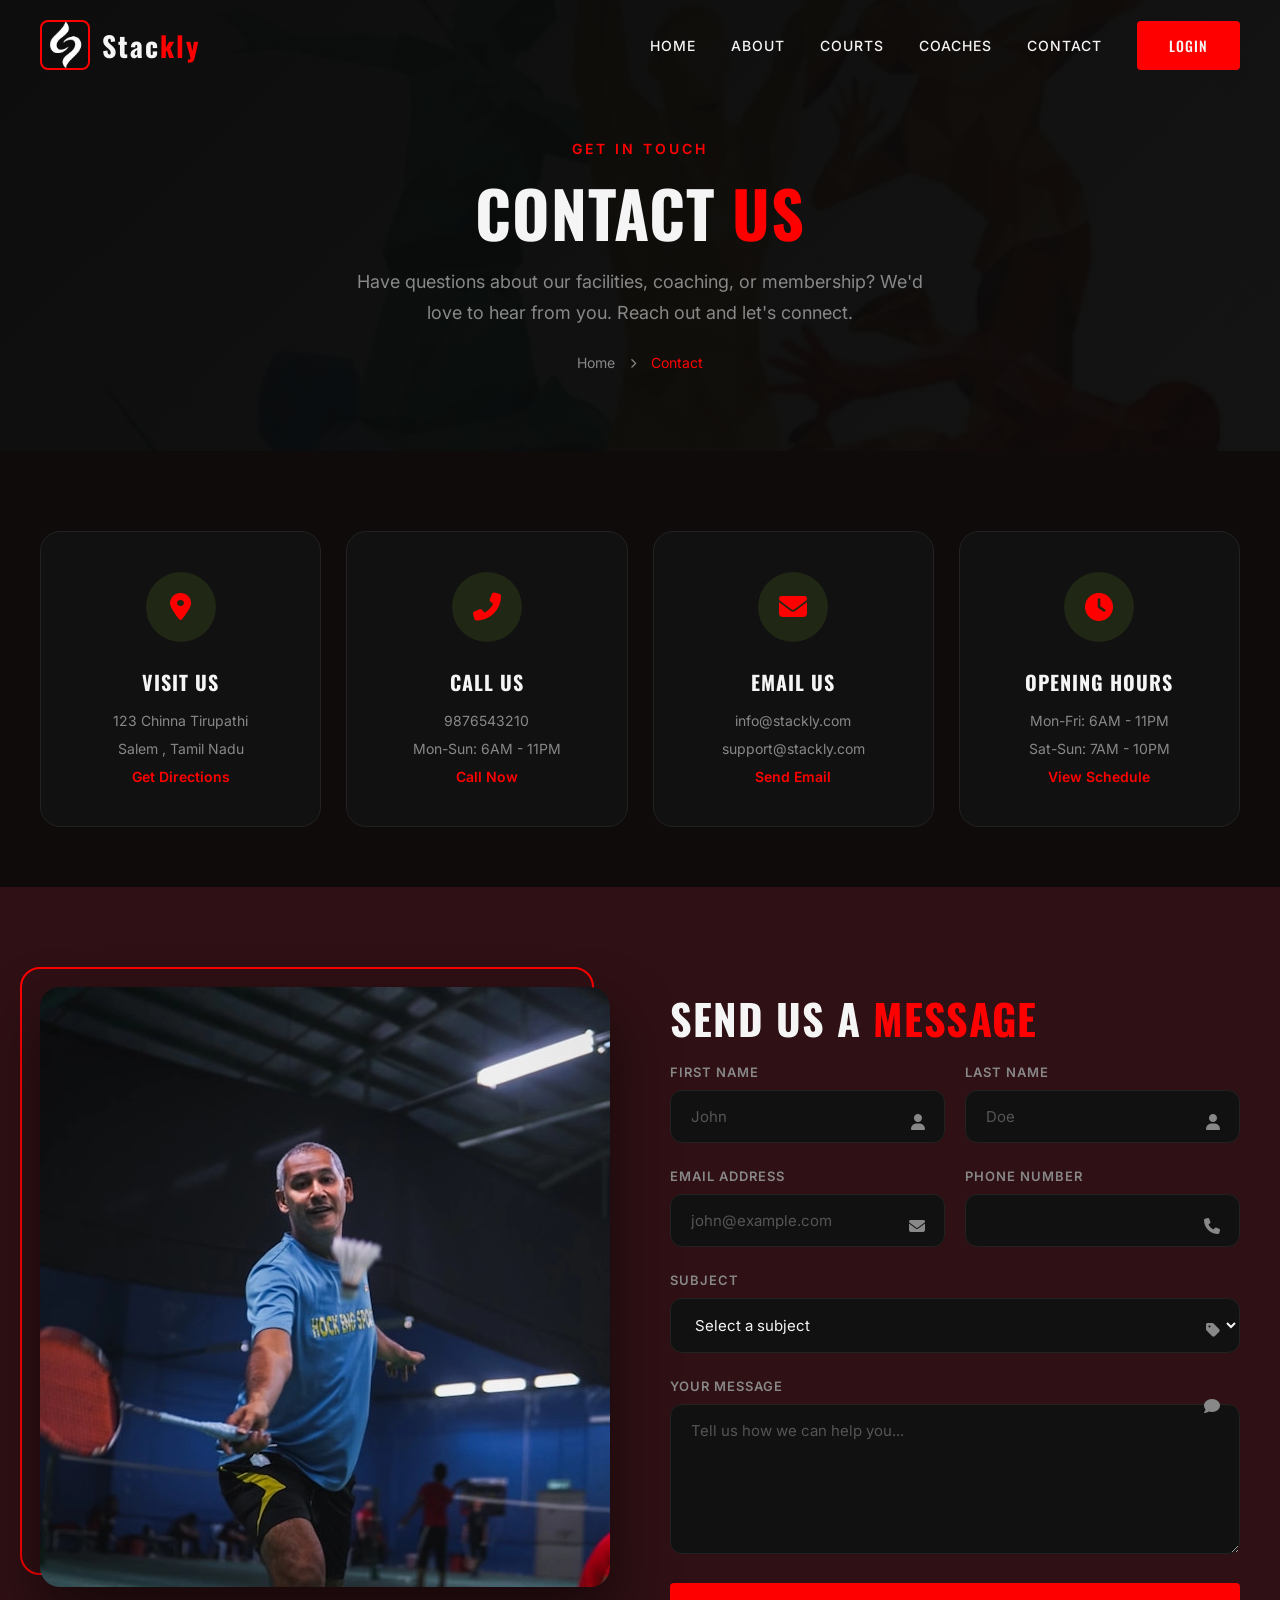
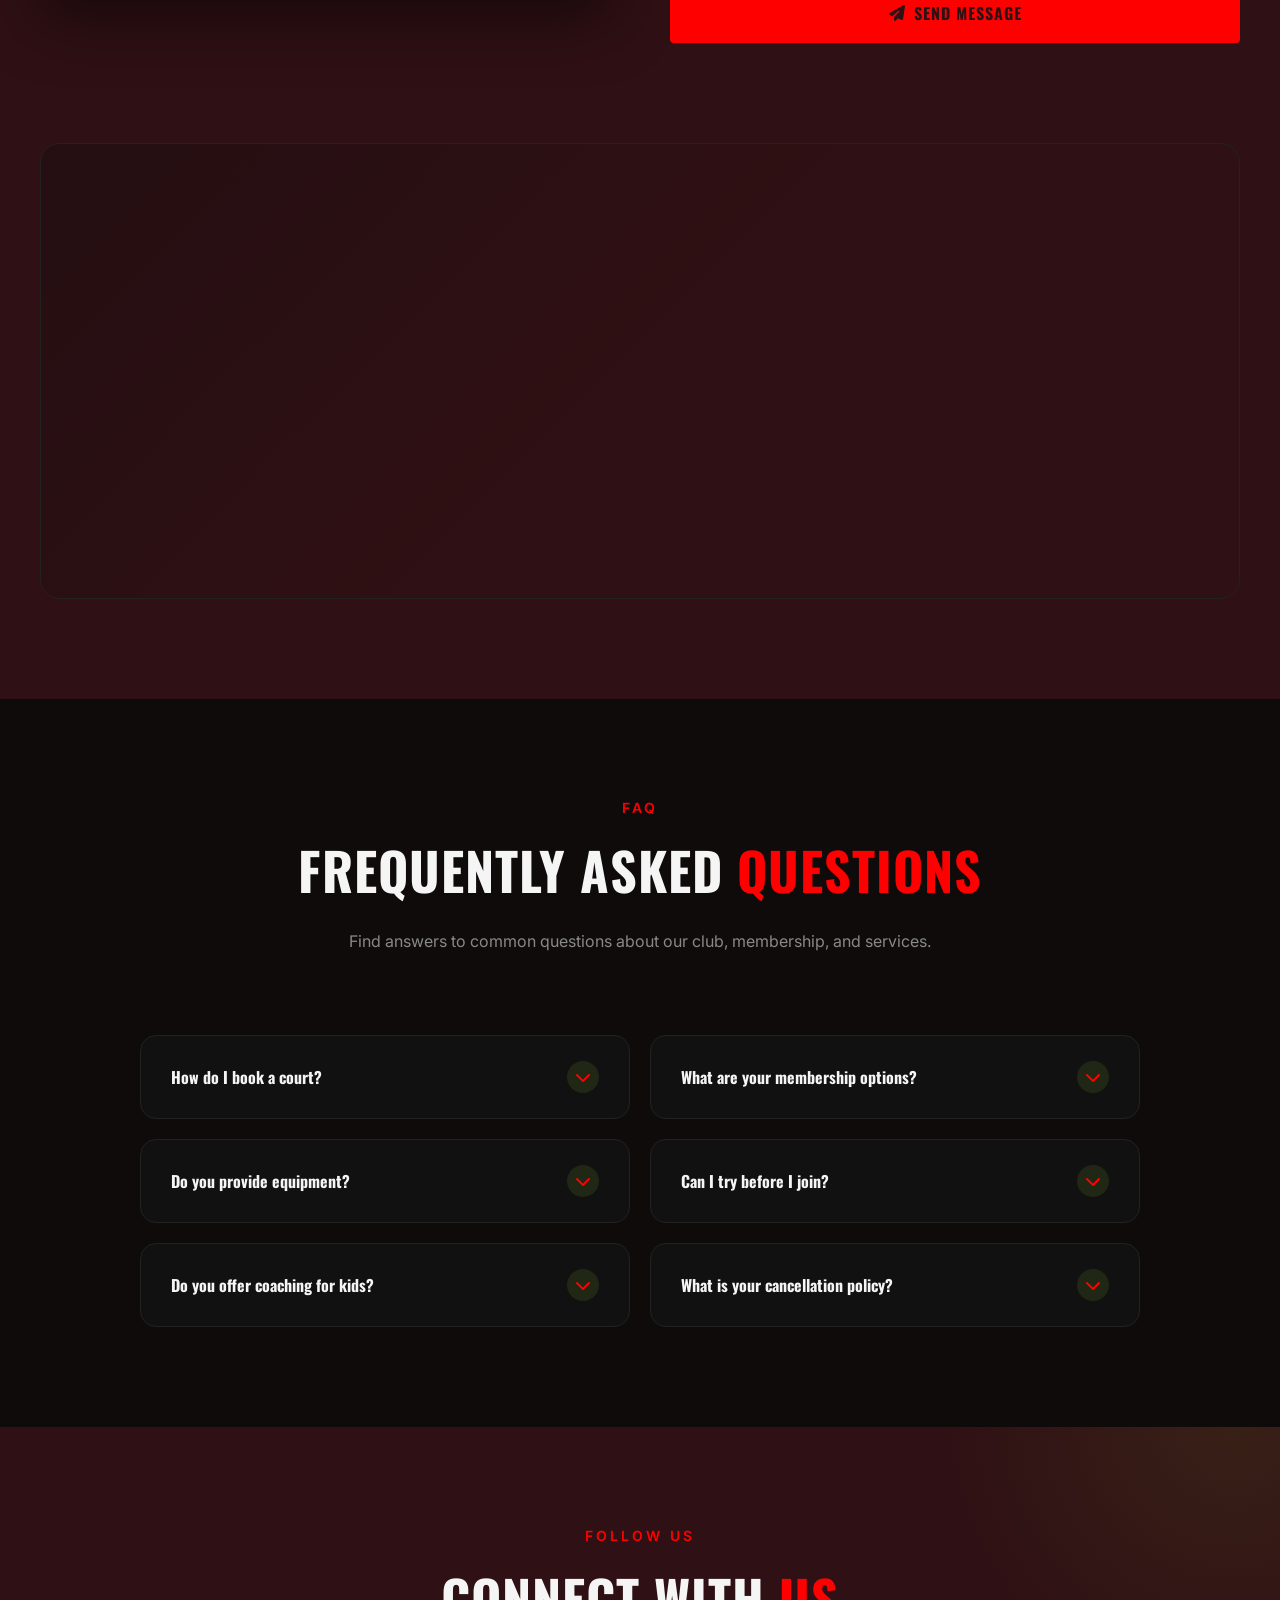
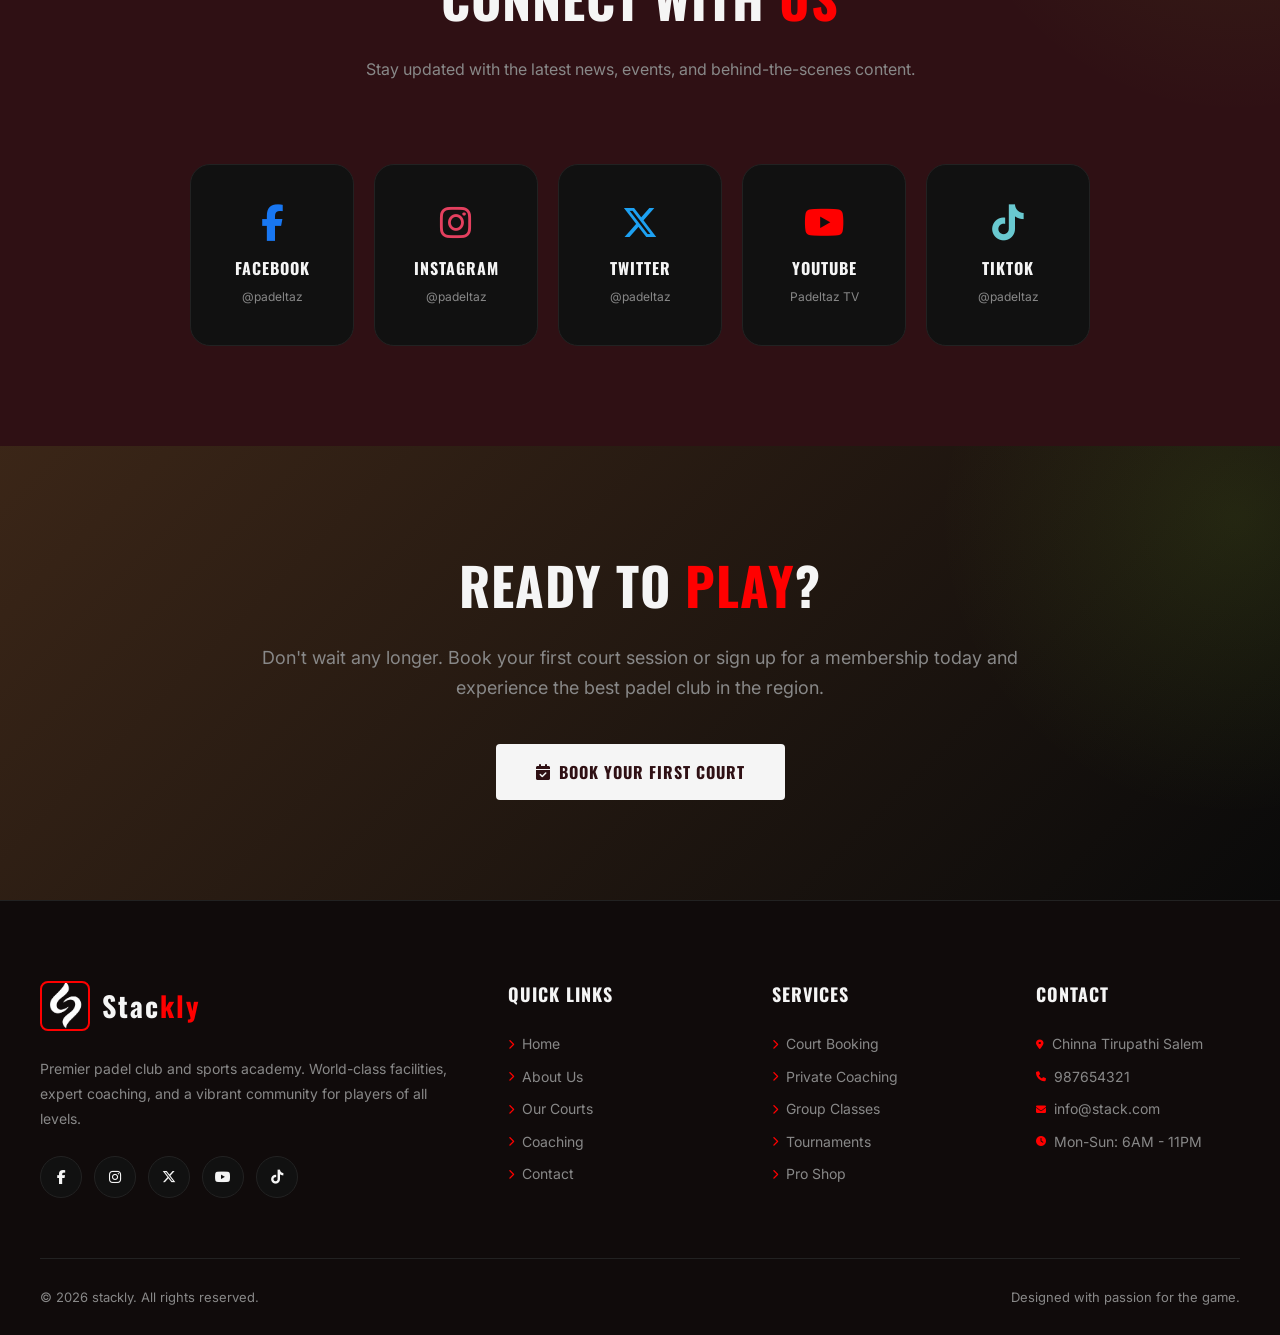
<file: contact.html>
<!DOCTYPE html>
<html lang="en">
<head>
    <meta charset="UTF-8">
    <meta name="viewport" content="width=device-width, initial-scale=1.0">
    <title>Contact Us - Padeltaz Padel Club & Sports Academy</title>
    <link href="https://cdnjs.cloudflare.com/ajax/libs/font-awesome/6.4.0/css/all.min.css" rel="stylesheet">
    <link href="https://fonts.googleapis.com/css2?family=Oswald:wght@300;400;500;600;700&family=Inter:wght@300;400;500;600;700&display=swap" rel="stylesheet">
    <link rel="stylesheet" href="https://cdnjs.cloudflare.com/ajax/libs/font-awesome/6.7.2/css/all.min.css"> 
    <style>
        :root {
            --primary: red;
            --primary-dark: black;
            --dark: #2f1014;
            --darker: #100b0b;
            --card: #111111;
            --card-hover: #1a1a1a;
            --text: #f5f5f5;
            --text-muted: #888888;
            --border: #222222;
            --border-light: #333333;
        }
        * { margin: 0; padding: 0; box-sizing: border-box; }
        
html,
body{
    overflow-x:hidden;
    -webkit-text-size-adjust:100%;
}
        body { font-family: 'Inter', sans-serif; background: var(--dark); color: var(--text); overflow-x: hidden; }
        h1, h2, h3, h4, h5, h6 { font-family: 'Oswald', sans-serif; text-transform: uppercase; letter-spacing: 1px; }

        /* Header */
        .header { position: fixed; top: 0; left: 0; width: 100%; z-index: 1000; padding: 20px 40px; display: flex; justify-content: space-between; align-items: center; transition: all 0.3s ease; background: transparent; }
        .header.scrolled { background: rgba(10,10,10,0.95); backdrop-filter: blur(20px); padding: 15px 40px; box-shadow: 0 2px 30px rgba(0,0,0,0.5); }
        .logo { display: flex; align-items: center; gap: 12px; text-decoration: none; }
        .logo-img { width: 50px; height: 50px; border-radius: 8px; object-fit: cover; border: 2px solid var(--primary); }
        .logo-text { font-family: 'Oswald', sans-serif; font-size: 28px; font-weight: 700; color: var(--text); letter-spacing: 2px; }
        .logo-text span { color: var(--primary); }
        .nav { display: flex; gap: 35px; align-items: center; }
        .nav a { color: var(--text); text-decoration: none; font-size: 14px; font-weight: 500; text-transform: uppercase; letter-spacing: 1px; transition: color 0.3s; position: relative; }
        .nav a::after { content: ''; position: absolute; bottom: -5px; left: 0; width: 0; height: 2px; background: var(--primary); transition: width 0.3s; }
        .nav a:hover { color: var(--primary); }
        .nav a:hover::after { width: 100%; }
        .btn { display: inline-flex; align-items: center; gap: 8px; padding: 14px 32px; background: var(--primary); color: var(--dark); text-decoration: none; font-weight: 700; font-size: 14px; text-transform: uppercase; letter-spacing: 1px; border: none; cursor: pointer; transition: all 0.3s ease; border-radius: 4px; font-family: 'Oswald', sans-serif; }
        .btn:hover { background: var(--primary-dark); transform: translateY(-2px); box-shadow: 0 10px 30px rgba(163,230,53,0.3); }
        .btn-outline { background: transparent; border: 2px solid var(--primary); color: var(--primary); }
        .btn-outline:hover { background: var(--primary); color: var(--dark); }
        .btn-white { background: var(--text); color: var(--dark); }
        .btn-white:hover { background: var(--primary); }
        .hamburger { display: none; flex-direction: column; gap: 5px; cursor: pointer; z-index: 1001; }
        .hamburger span { width: 30px; height: 3px; background: var(--text); transition: all 0.3s; }
        .hamburger.active span:nth-child(1) { transform: rotate(45deg) translate(5px,5px); }
        .hamburger.active span:nth-child(2) { opacity: 0; }
        .hamburger.active span:nth-child(3) { transform: rotate(-45deg) translate(6px,-6px); }
        .menu-overlay { position: fixed; top: 0; left: 0; width: 100%; height: 100%; background: rgba(0,0,0,0.7); z-index: 999; opacity: 0; visibility: hidden; transition: all 0.3s; }
        .menu-overlay.active { opacity: 1; visibility: visible; }

        /* Page Hero */
        .page-hero { min-height: 50vh; display: flex; align-items: center; justify-content: center; position: relative; overflow: hidden; padding: 140px 40px 80px; text-align: center; }
        .page-hero-bg { position: absolute; top: 0; left: 0; width: 100%; height: 100%; z-index: 0; }
        .page-hero-bg::before { content: ''; position: absolute; top: 0; left: 0; width: 100%; height: 100%; background: linear-gradient(135deg, rgba(10,10,10,0.95) 0%, rgba(10,10,10,0.85) 100%); z-index: 1; }
        .page-hero-bg img { width: 100%; height: 100%; object-fit: cover; filter: brightness(0.3); }
        .page-hero-content { position: relative; z-index: 2; }
        .page-hero .tag { color: var(--primary); font-size: 14px; font-weight: 600; text-transform: uppercase; letter-spacing: 3px; margin-bottom: 20px; display: block; }
        .page-hero h1 { font-size: clamp(36px, 6vw, 64px); font-weight: 700; margin-bottom: 20px; line-height: 1.1; }
        .page-hero h1 span { color: var(--primary); }
        .page-hero p { color: var(--text-muted); font-size: 18px; max-width: 600px; margin: 0 auto; line-height: 1.7; }
        .breadcrumb { display: flex; gap: 15px; justify-content: center; margin-top: 25px; font-size: 14px; }
        .breadcrumb a { color: var(--text-muted); text-decoration: none; transition: color 0.3s; }
        .breadcrumb a:hover { color: var(--primary); }
        .breadcrumb span { color: var(--primary); }
        .breadcrumb i { color: var(--text-muted); font-size: 10px; margin-top: 4px; }

        .section-header { text-align: center; margin-bottom: 80px; }
        .section-header .tag { color: var(--primary); font-size: 14px; font-weight: 600; text-transform: uppercase; letter-spacing: 3px; margin-bottom: 15px; display: block; }
        .section-header h2 { font-size: clamp(32px, 5vw, 52px); font-weight: 700; margin-bottom: 20px; }
        .section-header p { color: var(--text-muted); font-size: 16px; max-width: 600px; margin: 0 auto; line-height: 1.7; }

        /* Contact Info Cards */
        .contact-info { padding: 80px 40px 60px; background: var(--darker); }
        .contact-info-grid { display: grid; grid-template-columns: repeat(4, 1fr); gap: 25px; max-width: 1300px; margin: 0 auto; }
        .contact-info-card {
            background: var(--card); border: 1px solid var(--border); border-radius: 20px;
            padding: 40px 30px; text-align: center; transition: all 0.5s ease;
            position: relative; overflow: hidden;
        }
        .contact-info-card::before {
            content: ''; position: absolute; top: 0; left: 0; width: 100%; height: 4px;
            background: var(--primary); transform: scaleX(0); transition: transform 0.4s ease;
        }
        .contact-info-card:hover::before { transform: scaleX(1); }
        .contact-info-card:hover {
            transform: translateY(-15px) scale(1.02);
            border-color: var(--primary);
            box-shadow: 0 25px 50px rgba(163,230,53,0.1);
        }
        .contact-info-icon {
            width: 70px; height: 70px; border-radius: 50%; background: rgba(163,230,53,0.1);
            display: flex; align-items: center; justify-content: center; margin: 0 auto 25px;
            font-size: 28px; color: var(--primary); transition: all 0.5s ease;
        }
        .contact-info-card:hover .contact-info-icon { background: var(--primary); color: var(--dark); transform: rotateY(360deg) scale(1.1); }
        .contact-info-card h3 { font-size: 20px; margin-bottom: 12px; }
        .contact-info-card p { color: var(--text-muted); font-size: 14px; line-height: 1.7; margin-bottom: 5px; }
        .contact-info-card a { color: var(--primary); text-decoration: none; font-size: 14px; font-weight: 600; transition: all 0.3s; }
        .contact-info-card a:hover { color: var(--text); }

        /* Contact Form Section */
        .contact-form-section { padding: 100px 40px; background: var(--dark); }
        .contact-form-grid { display: grid; grid-template-columns: 1fr 1fr; gap: 60px; max-width: 1300px; margin: 0 auto; align-items: start; }
        .contact-form-left { position: relative; }
        .contact-form-left img { width: 100%; border-radius: 20px; box-shadow: 0 30px 60px rgba(0,0,0,0.5); transition: transform 0.5s ease; }
        .contact-form-left:hover img { transform: scale(1.02); }
        .contact-form-left::before {
            content: ''; position: absolute; top: -20px; left: -20px; width: 100%; height: 100%;
            border: 2px solid var(--primary); border-radius: 20px; z-index: -1; transition: all 0.4s ease;
        }
        .contact-form-left:hover::before { top: -10px; left: -10px; }
        .contact-form-right h2 { font-size: clamp(28px, 4vw, 42px); margin-bottom: 15px; }
        .contact-form-right h2 span { color: var(--primary); }
        .contact-form-right > p { color: var(--text-muted); line-height: 1.8; margin-bottom: 35px; font-size: 16px; }
        .form-group { margin-bottom: 25px; position: relative; }
        .form-group label {
            display: block; font-size: 13px; font-weight: 600; text-transform: uppercase;
            letter-spacing: 1px; color: var(--text-muted); margin-bottom: 10px; transition: color 0.3s;
        }
        .form-group:focus-within label { color: var(--primary); }
        .form-group input,
        .form-group textarea,
        .form-group select {
            width: 100%; padding: 16px 20px; background: var(--card); border: 1px solid var(--border);
            border-radius: 12px; color: var(--text); font-size: 15px; font-family: 'Inter', sans-serif;
            transition: all 0.3s ease; outline: none;
        }
        .form-group input:focus,
        .form-group textarea:focus,
        .form-group select:focus {
            border-color: var(--primary); box-shadow: 0 0 0 3px rgba(163,230,53,0.1);
        }
        .form-group input::placeholder,
        .form-group textarea::placeholder { color: #555; }
        .form-group textarea { min-height: 150px; resize: vertical; }
        .form-row { display: grid; grid-template-columns: 1fr 1fr; gap: 20px; }
        .form-group i {
            position: absolute; right: 20px; top: 50px; color: var(--text-muted);
            transition: color 0.3s; font-size: 16px;
        }
        .form-group:focus-within i { color: var(--primary); }
        .form-group textarea ~ i { top: 20px; }
        .form-submit { width: 100%; justify-content: center; font-size: 16px; padding: 18px 40px; }
        .form-submit:hover { transform: translateY(-3px); box-shadow: 0 15px 40px rgba(163,230,53,0.3); }

        /* Map Section */
        .map-section { padding: 0 40px 100px; background: var(--dark); }
        .map-container {
            max-width: 1300px; margin: 0 auto; border-radius: 20px; overflow: hidden;
            border: 1px solid var(--border); position: relative;
        }
        .map-container iframe { width: 100%; height: 450px; border: none; filter: grayscale(1) invert(1) contrast(0.8); }
        .map-overlay {
            position: absolute; top: 0; left: 0; width: 100%; height: 100%;
            background: linear-gradient(135deg, rgba(10,10,10,0.3) 0%, transparent 50%);
            pointer-events: none;
        }

        /* FAQ Section */
        .faq { padding: 100px 40px; background: var(--darker); }
        .faq-grid { display: grid; grid-template-columns: 1fr 1fr; gap: 20px; max-width: 1000px; margin: 0 auto; }
        .faq-item {
            background: var(--card); border: 1px solid var(--border); border-radius: 16px;
            overflow: hidden; transition: all 0.4s ease;
        }
        .faq-item:hover { border-color: var(--border-light); }
        .faq-item.active { border-color: var(--primary); box-shadow: 0 10px 30px rgba(163,230,53,0.1); }
        .faq-question {
            padding: 25px 30px; display: flex; justify-content: space-between; align-items: center;
            cursor: pointer; transition: all 0.3s ease;
        }
        .faq-question:hover { background: var(--card-hover); }
        .faq-question h3 { font-size: 16px; margin: 0; text-transform: none; letter-spacing: 0; }
        .faq-icon {
            width: 32px; height: 32px; border-radius: 50%; background: rgba(163,230,53,0.1);
            display: flex; align-items: center; justify-content: center; color: var(--primary);
            transition: all 0.3s ease; flex-shrink: 0; margin-left: 15px;
        }
        .faq-item.active .faq-icon { background: var(--primary); color: var(--dark); transform: rotate(180deg); }
        .faq-answer {
            max-height: 0; overflow: hidden; transition: max-height 0.4s ease, padding 0.4s ease;
            padding: 0 30px;
        }
        .faq-item.active .faq-answer { max-height: 300px; padding: 0 30px 25px; }
        .faq-answer p { color: var(--text-muted); line-height: 1.8; font-size: 14px; }

        /* Social Connect */
        .social-connect { padding: 100px 40px; background: var(--dark); position: relative; overflow: hidden; }
        .social-connect::before {
            content: ''; position: absolute; top: -50%; right: -20%; width: 600px; height: 600px;
            background: radial-gradient(circle, rgba(163,230,53,0.08) 0%, transparent 70%); border-radius: 50%;
        }
        .social-grid { display: grid; grid-template-columns: repeat(5, 1fr); gap: 20px; max-width: 900px; margin: 0 auto; position: relative; z-index: 1; }
        .social-card {
            background: var(--card); border: 1px solid var(--border); border-radius: 20px;
            padding: 40px 20px; text-align: center; transition: all 0.5s ease;
            text-decoration: none; display: block;
        }
        .social-card:hover {
            transform: translateY(-15px) scale(1.05);
            border-color: var(--primary);
            box-shadow: 0 20px 40px rgba(163,230,53,0.15);
        }
        .social-card i { font-size: 36px; margin-bottom: 15px; display: block; transition: all 0.3s ease; }
        .social-card:hover i { transform: scale(1.2); }
        .social-card.facebook i { color: #1877f2; }
        .social-card.instagram i { color: #e4405f; }
        .social-card.twitter i { color: #1da1f2; }
        .social-card.youtube i { color: #ff0000; }
        .social-card.tiktok i { color: #69c9d0; }
        .social-card h4 { font-size: 16px; color: var(--text); margin-bottom: 5px; }
        .social-card span { font-size: 12px; color: var(--text-muted); }

        /* CTA */
        .cta { padding: 100px 40px; background: linear-gradient(135deg, rgba(163,230,53,0.1) 0%, rgba(10,10,10,1) 100%); position: relative; overflow: hidden; }
        .cta::before { content: ''; position: absolute; top: -50%; right: -20%; width: 600px; height: 600px; background: radial-gradient(circle, rgba(163,230,53,0.1) 0%, transparent 70%); border-radius: 50%; }
        .cta-content { max-width: 800px; margin: 0 auto; text-align: center; position: relative; z-index: 1; }
        .cta h2 { font-size: clamp(32px, 5vw, 52px); margin-bottom: 20px; }
        .cta p { color: var(--text-muted); font-size: 18px; line-height: 1.7; margin-bottom: 40px; }

        /* Footer */
        .footer { background: var(--darker); padding: 80px 40px 30px; border-top: 1px solid var(--border); }
        .footer-grid { display: grid; grid-template-columns: 2fr 1fr 1fr 1fr; gap: 60px; max-width: 1300px; margin: 0 auto 60px; }
        .footer-brand .logo { margin-bottom: 25px; }
        .footer-brand p { color: var(--text-muted); line-height: 1.8; font-size: 14px; margin-bottom: 25px; }
        .footer-social { display: flex; gap: 12px; }
        .footer-social a { width: 42px; height: 42px; border-radius: 50%; background: var(--card); border: 1px solid var(--border); display: flex; align-items: center; justify-content: center; color: var(--text); text-decoration: none; transition: all 0.3s; font-size: 14px; }
        .footer-social a:hover { background: var(--primary); border-color: var(--primary); color: var(--dark); }
        .footer-col h4 { font-size: 18px; margin-bottom: 25px; color: var(--text); }
        .footer-col ul { list-style: none; }
        .footer-col ul li { margin-bottom: 12px; }
        .footer-col ul li a { color: var(--text-muted); text-decoration: none; font-size: 14px; transition: all 0.3s; display: flex; align-items: center; gap: 8px; }
        .footer-col ul li a:hover { color: var(--primary); padding-left: 5px; }
        .footer-col ul li a i { font-size: 10px; color: var(--primary); }
        .footer-bottom { max-width: 1300px; margin: 0 auto; padding-top: 30px; border-top: 1px solid var(--border); display: flex; justify-content: space-between; align-items: center; flex-wrap: wrap; gap: 20px; }
        .footer-bottom p { color: var(--text-muted); font-size: 13px; }
        .footer-logo-center { display: flex; align-items: center; gap: 10px; }
        .footer-logo-center img { width: 40px; height: 40px; border-radius: 6px; object-fit: cover; border: 1px solid var(--primary); }
        .footer-logo-center span { font-family: 'Oswald', sans-serif; font-size: 20px; font-weight: 700; letter-spacing: 1px; }

        /* Animations */
        .fade-in { opacity: 0; transform: translateY(40px); transition: all 0.8s ease; }
        .fade-in.visible { opacity: 1; transform: translateY(0); }
        .fade-in-left { opacity: 0; transform: translateX(-60px); transition: all 0.8s ease; }
        .fade-in-left.visible { opacity: 1; transform: translateX(0); }
        .fade-in-right { opacity: 0; transform: translateX(60px); transition: all 0.8s ease; }
        .fade-in-right.visible { opacity: 1; transform: translateX(0); }
        .scale-in { opacity: 0; transform: scale(0.8); transition: all 0.8s ease; }
        .scale-in.visible { opacity: 1; transform: scale(1); }
        .flip-in { opacity: 0; transform: rotateY(-90deg); transition: all 0.8s ease; }
        .flip-in.visible { opacity: 1; transform: rotateY(0); }

        @media (max-width: 1024px) {
            .contact-info-grid { grid-template-columns: repeat(2, 1fr); }
            .contact-form-grid { grid-template-columns: 1fr; }
            .contact-form-left { display: none; }
            .faq-grid { grid-template-columns: 1fr; }
            .social-grid { grid-template-columns: repeat(3, 1fr); }
            .footer-grid { grid-template-columns: 1fr 1fr; }
        }
        @media (max-width: 768px) {
            .header { padding: 15px 20px; }
            .nav { position: fixed; top: 0; right: -100%; width: 80%; max-width: 350px; height: 100vh; background: var(--darker); flex-direction: column; justify-content: center; gap: 30px; transition: right 0.4s ease; border-left: 1px solid var(--border); padding: 40px; }
            .nav.active { right: 0; }
            .hamburger { display: flex; }
            .page-hero { padding: 100px 20px 60px; }
            .contact-info-grid { grid-template-columns: 1fr; }
            .form-row { grid-template-columns: 1fr; }
            .social-grid { grid-template-columns: repeat(2, 1fr); }
            .footer-grid { grid-template-columns: 1fr; gap: 40px; }
            .footer-bottom { flex-direction: column; text-align: center; }
            section { padding: 60px 20px !important; }
            .header{
    background:rgba(10,10,10,.95);
    backdrop-filter:blur(12px);
}
.page-hero{
    padding:100px 20px 60px;
}
        }

.contact-form-left img {
    width: 100%;
    height: 600px;   /* இதை 550px, 600px, 650px என்று மாற்றி பார்க்கலாம் */
    object-fit: cover;
    border-radius: 20px;
    box-shadow: 0 30px 60px rgba(0,0,0,0.5);
    transition: transform 0.5s ease;
}

        .footer-col ul li a {
    display: inline-flex;
    width: fit-content;
    cursor: pointer;
}

.footer-col ul li {
    width: fit-content;
}
    </style>
<!-- <base target="_blank"> -->
</head>
<body>

    <header class="header" id="header">
        <a href="index.html" class="logo">
            <img src="logoo.webp" alt="Padeltaz Logo" class="logo-img">
            <span class="logo-text">Stac<span>kly</span></span>
        </a>
     <nav class="nav" id="nav">
            <a href="index.html">Home</a>
            <a href="about.html">About</a>
            <a href="courts.html">Courts</a>
            <a href="couch.html">Coaches</a>
            <!-- <a href="404.html">Pricing</a> -->
            <a href="contact.html">Contact</a>
            <a href="login.html" class="btn">Login</a>
        </nav>
        <div class="hamburger" id="hamburger"><span></span><span></span><span></span></div>
    </header>
    <div class="menu-overlay" id="menuOverlay"></div>

    <!-- Page Hero -->
    <section class="page-hero">
        <div class="page-hero-bg">
            <img src="1 (1).webp" alt="Contact">
        </div>
        <div class="page-hero-content fade-in">
            <span class="tag">Get In Touch</span>
            <h1>Contact <span>Us</span></h1>
            <p>Have questions about our facilities, coaching, or membership? We'd love to hear from you. Reach out and let's connect.</p>
            <div class="breadcrumb">
                <a href="index.html">Home</a>
                <i class="fas fa-chevron-right"></i>
                <span>Contact</span>
            </div>
        </div>
    </section>

    <!-- Contact Info -->
    <section class="contact-info">
        <div class="contact-info-grid">
            <div class="contact-info-card fade-in scale-in">
                <div class="contact-info-icon"><i class="fas fa-map-marker-alt"></i></div>
                <h3>Visit Us</h3>
                <p>123 Chinna Tirupathi </p>
                <p>Salem , Tamil Nadu</p>
                <a href="404.html">Get Directions</a>
            </div>
            <div class="contact-info-card fade-in scale-in">
                <div class="contact-info-icon"><i class="fas fa-phone-alt"></i></div>
                <h3>Call Us</h3>
                <p>9876543210</p>
                <p>Mon-Sun: 6AM - 11PM</p>
                <a href="404.html">Call Now</a>
            </div>
            <div class="contact-info-card fade-in scale-in">
                <div class="contact-info-icon"><i class="fas fa-envelope"></i></div>
                <h3>Email Us</h3>
                <p>info@stackly.com</p>
                <p>support@stackly.com</p>
                <a href="404.html">Send Email</a>
            </div>
            <div class="contact-info-card fade-in scale-in">
                <div class="contact-info-icon"><i class="fas fa-clock"></i></div>
                <h3>Opening Hours</h3>
                <p>Mon-Fri: 6AM - 11PM</p>
                <p>Sat-Sun: 7AM - 10PM</p>
                <a href="404.html">View Schedule</a>
            </div>
        </div>
    </section>

    <!-- Contact Form -->
    <section class="contact-form-section">
        <div class="contact-form-grid">
            <div class="contact-form-left fade-in-left">
                <img src="2.webp" alt="Padel Court">
            </div>
            <div class="contact-form-right fade-in-right">
                <h2>Send Us a <span>Message</span></h2>
                <!-- <p>Fill out the form below and our team will get back to you within 24 hours. Whether you're interested in membership, court booking, or coaching — we're here to help.</p> -->
<form id="contactForm">                    <div class="form-row">
                        <div class="form-group">
                            <label>First Name</label>
<input
type="text"
placeholder="John"
required
oninput="this.value=this.value.replace(/[^a-zA-Z ]/g,'')">                            <i class="fas fa-user"></i>
                        </div>
                        <div class="form-group">
                            <label>Last Name</label>
<input
type="text"
placeholder="Doe"
required
oninput="this.value=this.value.replace(/[^a-zA-Z ]/g,'')">                            <i class="fas fa-user"></i>
                        </div>
                    </div>
                    <div class="form-row">
                        <div class="form-group">
                            <label>Email Address</label>
                            <input type="email" placeholder="john@example.com" required>
                            <i class="fas fa-envelope"></i>
                        </div>
                        <div class="form-group">
                            <label>Phone Number</label>
<input
type="tel"
maxlength="10"
required
oninput="this.value=this.value.replace(/[^0-9]/g,'')">                            <i class="fas fa-phone"></i>
                        </div>
                    </div>
                    <div class="form-group">
                        <label>Subject</label>
                        <select required>
                            <option value="">Select a subject</option>
                            <option value="membership">Membership Inquiry</option>
                            <option value="booking">Court Booking</option>
                            <option value="coaching">Coaching Programs</option>
                            <option value="tournament">Tournament Registration</option>
                            <option value="general">General Inquiry</option>
                        </select>
                        <i class="fas fa-tag"></i>
                    </div>
                    <div class="form-group">
                        <label>Your Message</label>
                        <textarea placeholder="Tell us how we can help you..."></textarea>
                        <i class="fas fa-comment"></i>
                    </div>
                    <button type="submit" class="btn form-submit"><i class="fas fa-paper-plane"></i> Send Message</button>
                </form>
            </div>
        </div>
    </section>

    <!-- Map -->
    <section class="map-section">
        <div class="map-container fade-in">
            <iframe src="https://www.google.com/maps?q=Salem,+Tamil+Nadu&output=embed"
 allowfullscreen="" loading="lazy"></iframe>
            <div class="map-overlay"></div>
        </div>
    </section>

    <!-- FAQ -->
    <section class="faq">
        <div class="section-header fade-in">
            <span class="tag">FAQ</span>
            <h2>Frequently Asked <span style="color: var(--primary);">Questions</span></h2>
            <p>Find answers to common questions about our club, membership, and services.</p>
        </div>
        <div class="faq-grid">
            <div class="faq-item fade-in">
                <div class="faq-question" onclick="toggleFaq(this)">
                    <h3>How do I book a court?</h3>
                    <div class="faq-icon"><i class="fas fa-chevron-down"></i></div>
                </div>
                <div class="faq-answer"><p>You can book a court through our online booking system, mobile app, or by calling our reception at +1 (555) 123-4567. Members can book up to 14 days in advance, while non-members can book up to 7 days ahead.</p></div>
            </div>
            <div class="faq-item fade-in">
                <div class="faq-question" onclick="toggleFaq(this)">
                    <h3>What are your membership options?</h3>
                    <div class="faq-icon"><i class="fas fa-chevron-down"></i></div>
                </div>
                <div class="faq-answer"><p>We offer three membership tiers: Basic ($49/month), Pro ($99/month), and Elite ($179/month). Each tier includes different benefits such as court bookings, coaching sessions, and gym access. Visit our pricing page for full details.</p></div>
            </div>
            <div class="faq-item fade-in">
                <div class="faq-question" onclick="toggleFaq(this)">
                    <h3>Do you provide equipment?</h3>
                    <div class="faq-icon"><i class="fas fa-chevron-down"></i></div>
                </div>
                <div class="faq-answer"><p>Yes! We provide basic rackets and balls for beginners during their first sessions. We also have a pro shop with premium equipment from top brands, and members receive a 15% discount on all purchases.</p></div>
            </div>
            <div class="faq-item fade-in">
                <div class="faq-question" onclick="toggleFaq(this)">
                    <h3>Can I try before I join?</h3>
                    <div class="faq-icon"><i class="fas fa-chevron-down"></i></div>
                </div>
                <div class="faq-answer"><p>Absolutely! We offer a free trial session for first-time visitors. You can book a complimentary 30-minute court session and meet with one of our coaches to discuss your goals. Contact us to schedule your trial.</p></div>
            </div>
            <div class="faq-item fade-in">
                <div class="faq-question" onclick="toggleFaq(this)">
                    <h3>Do you offer coaching for kids?</h3>
                    <div class="faq-icon"><i class="fas fa-chevron-down"></i></div>
                </div>
                <div class="faq-answer"><p>Yes, our Junior Academy accepts children aged 6-16. We have age-appropriate programs that focus on skill development, fitness, and fun. Our junior coaches are specially trained to work with young players.</p></div>
            </div>
            <div class="faq-item fade-in">
                <div class="faq-question" onclick="toggleFaq(this)">
                    <h3>What is your cancellation policy?</h3>
                    <div class="faq-icon"><i class="fas fa-chevron-down"></i></div>
                </div>
                <div class="faq-answer"><p>Court bookings can be cancelled up to 24 hours before your scheduled time for a full refund. Cancellations within 24 hours may be subject to a cancellation fee. Memberships can be paused or cancelled with 30 days notice.</p></div>
            </div>
        </div>
    </section>

    <!-- Social Connect -->
    <section class="social-connect">
        <div class="section-header fade-in">
            <span class="tag">Follow Us</span>
            <h2>Connect With <span style="color: var(--primary);">Us</span></h2>
            <p>Stay updated with the latest news, events, and behind-the-scenes content.</p>
        </div>
        <div class="social-grid">
            <a href="404.html" class="social-card facebook fade-in scale-in">
                <i class="fab fa-facebook-f"></i>
                <h4>Facebook</h4>
                <span>@padeltaz</span>
            </a>
            <a href="404.html" class="social-card instagram fade-in scale-in">
                <i class="fab fa-instagram"></i>
                <h4>Instagram</h4>
                <span>@padeltaz</span>
            </a>
            <a href="404.html" class="social-card twitter fade-in scale-in">
<i class="fa-brands fa-x-twitter"></i>                <h4>Twitter</h4>
                <span>@padeltaz</span>
            </a>
            <a href="404.html" class="social-card youtube fade-in scale-in">
                <i class="fab fa-youtube"></i>
                <h4>YouTube</h4>
                <span>Padeltaz TV</span>
            </a>
            <a href="404.html" class="social-card tiktok fade-in scale-in">
                <i class="fab fa-tiktok"></i>
                <h4>TikTok</h4>
                <span>@padeltaz</span>
            </a>
        </div>
    </section>

    <!-- CTA -->
    <section class="cta">
        <div class="cta-content fade-in">
            <h2>Ready to <span style="color: var(--primary);">Play</span>?</h2>
            <p>Don't wait any longer. Book your first court session or sign up for a membership today and experience the best padel club in the region.</p>
            <a href="404.html" class="btn btn-white" style="font-size: 16px; padding: 16px 40px;"><i class="fas fa-calendar-check"></i> Book Your First Court</a>
        </div>
    </section>

    <!-- Footer -->
    <footer class="footer">
        <div class="footer-grid">
            <div class="footer-brand">
                <a href="index.html" class="logo">
                    <img src="logoo.webp" alt="Padeltaz Logo" class="logo-img">
                    <span class="logo-text">Stac<span>kly</span></span>
                </a>
                <p>Premier padel club and sports academy. World-class facilities, expert coaching, and a vibrant community for players of all levels.</p>
                <div class="footer-social">
                    <a href="404.html"><i class="fab fa-facebook-f"></i></a>
                    <a href="404.html"><i class="fab fa-instagram"></i></a>
                    <a href="404.html">    <i class="fa-brands fa-x-twitter"></i>
</a>
                    <a href="404.html"><i class="fab fa-youtube"></i></a>
                    <a href="404.html"><i class="fab fa-tiktok"></i></a>
                </div>
            </div>
            <div class="footer-col">
                <h4>Quick Links</h4>
                   <ul>
                                        <li><a href="index.html"><i class="fas fa-chevron-right"></i> Home</a></li>

                    <li><a href="about.html"><i class="fas fa-chevron-right"></i> About Us</a></li>
                    <li><a href="courts.html"><i class="fas fa-chevron-right"></i> Our Courts</a></li>
                    <li><a href="couch.html"><i class="fas fa-chevron-right"></i> Coaching</a></li>
                    <li><a href="contact.html"><i class="fas fa-chevron-right"></i> Contact</a></li>
                </ul>
            </div>
            <div class="footer-col">
                <h4>Services</h4>
                <ul>
                    <li><a href="404.html"><i class="fas fa-chevron-right"></i> Court Booking</a></li>
                    <li><a href="404.html"><i class="fas fa-chevron-right"></i> Private Coaching</a></li>
                    <li><a href="404.html"><i class="fas fa-chevron-right"></i> Group Classes</a></li>
                    <li><a href="404.html"><i class="fas fa-chevron-right"></i> Tournaments</a></li>
                                        <li><a href="404.html"><i class="fas fa-chevron-right"></i> Pro Shop</a></li>

                </ul>
            </div>
            <div class="footer-col">
                <h4>Contact</h4>
                  <ul>
                    <li><a href="404.html"><i class="fas fa-map-marker-alt"></i> Chinna Tirupathi Salem</a></li>
                    <li><a href="404.html"><i class="fas fa-phone"></i> 987654321</a></li>
                    <li><a href="404.html"><i class="fas fa-envelope"></i> info@stack.com</a></li>
                    <li><a href="404.html"><i class="fas fa-clock"></i> Mon-Sun: 6AM - 11PM</a></li>
                </ul>
            </div>
        </div>
        <div class="footer-bottom">
            <p>&copy; 2026 stackly. All rights reserved.</p>
            <!-- <div class="footer-logo-center">
                <img src="https://images.unsplash.com/photo-1554068865-24cecd4e34b8?w=100&h=100&fit=crop" alt="Logo">
                <span>PADEL<span style="color: var(--primary);">TAZ</span></span>
            </div> -->
            <p>Designed with passion for the game.</p>
        </div>
    </footer>

    <script>
        const header = document.getElementById('header');
        window.addEventListener('scroll', () => header.classList.toggle('scrolled', window.scrollY > 50));

        const hamburger = document.getElementById('hamburger');
        const nav = document.getElementById('nav');
        const menuOverlay = document.getElementById('menuOverlay');
        hamburger.addEventListener('click', () => {
            hamburger.classList.toggle('active');
            nav.classList.toggle('active');
            menuOverlay.classList.toggle('active');
            document.body.style.overflow = nav.classList.contains('active') ? 'hidden' : '';
        });
        menuOverlay.addEventListener('click', () => {
            hamburger.classList.remove('active');
            nav.classList.remove('active');
            menuOverlay.classList.remove('active');
            document.body.style.overflow = '';
        });
        nav.querySelectorAll('a').forEach(link => {
            link.addEventListener('click', () => {
                hamburger.classList.remove('active');
                nav.classList.remove('active');
                menuOverlay.classList.remove('active');
                document.body.style.overflow = '';
            });
        });

        const observer = new IntersectionObserver((entries) => {
            entries.forEach(entry => { if (entry.isIntersecting) entry.target.classList.add('visible'); });
        }, { threshold: 0.1, rootMargin: '0px 0px -50px 0px' });
        document.querySelectorAll('.fade-in, .fade-in-left, .fade-in-right, .scale-in, .flip-in').forEach(el => observer.observe(el));

        // FAQ toggle
        function toggleFaq(element) {
            const item = element.parentElement;
            const wasActive = item.classList.contains('active');
            document.querySelectorAll('.faq-item').forEach(i => i.classList.remove('active'));
            if (!wasActive) item.classList.add('active');
        }
        
document.getElementById("contactForm").addEventListener("submit", function (event) {
    event.preventDefault();

    alert("Thank you for your message!");

    // Refresh the page after the success message is closed
    window.location.reload();
});

    </script>
</body>
</html>
</file>
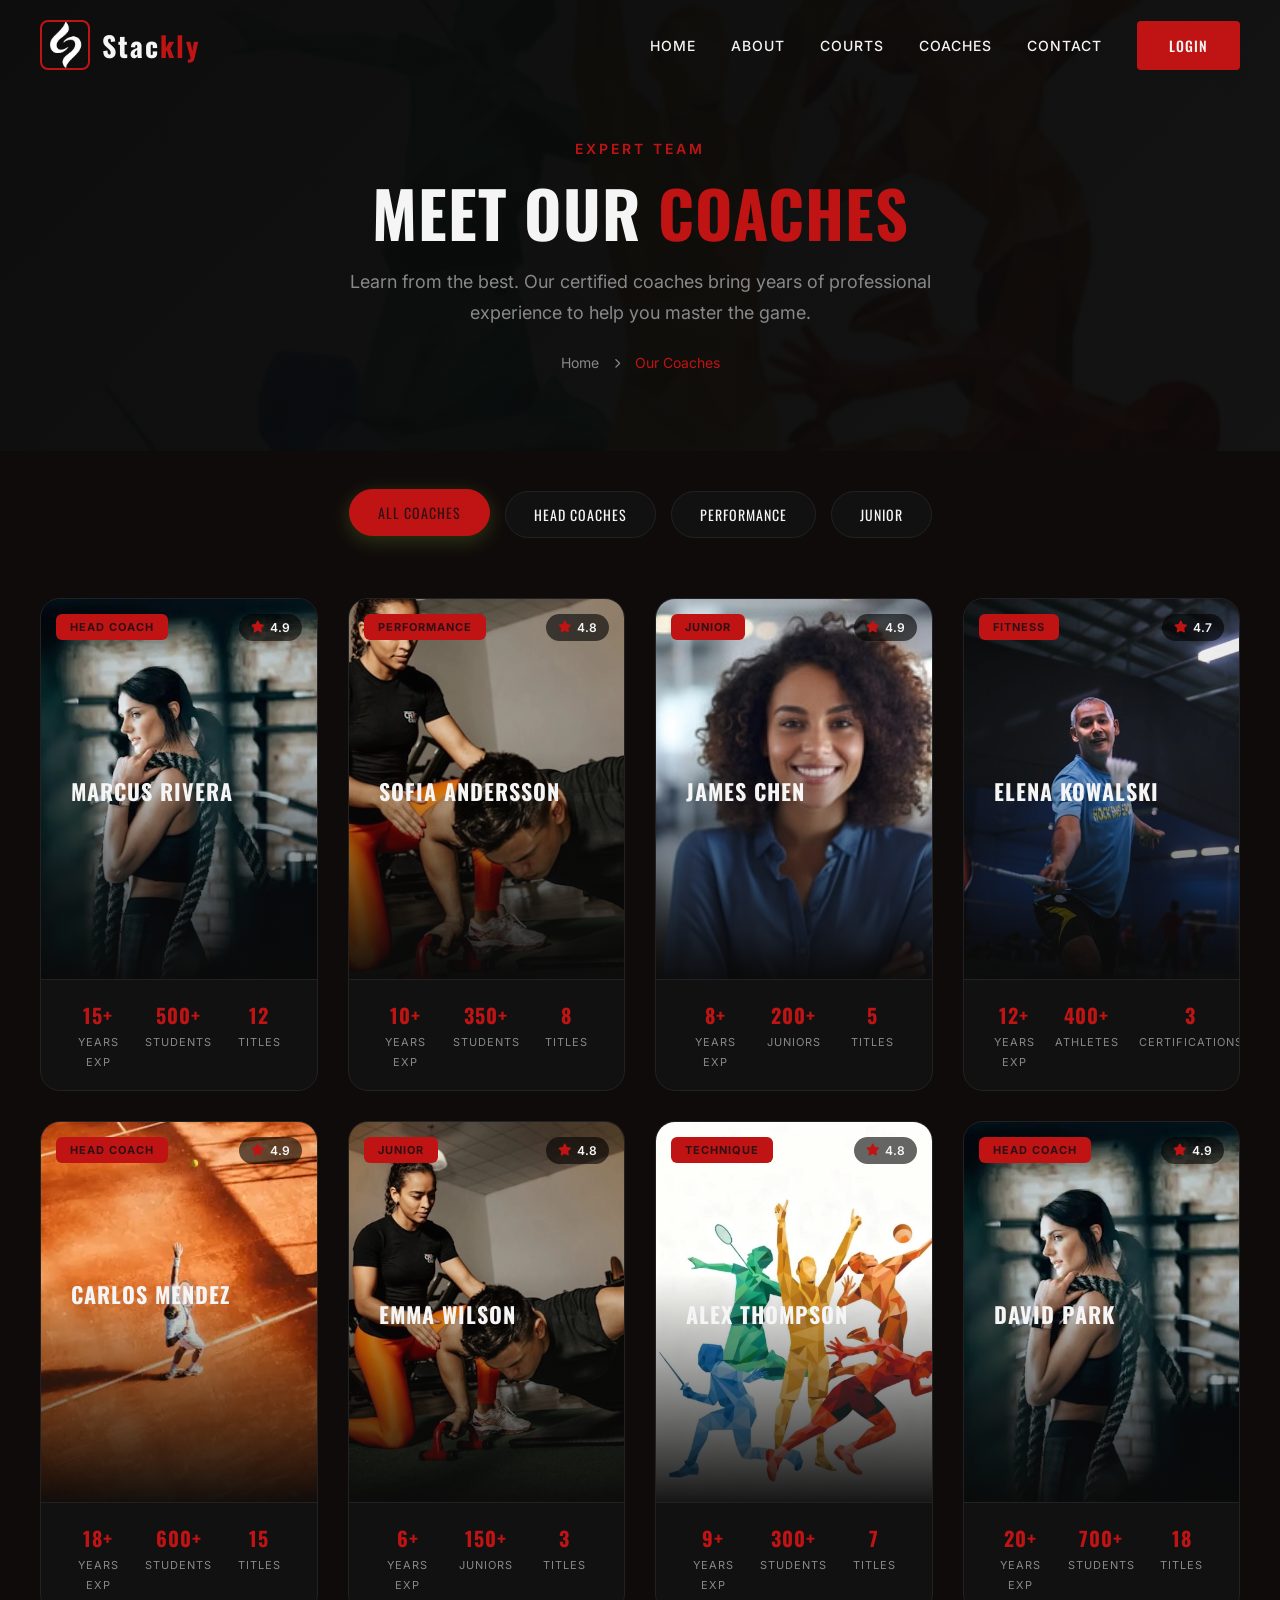
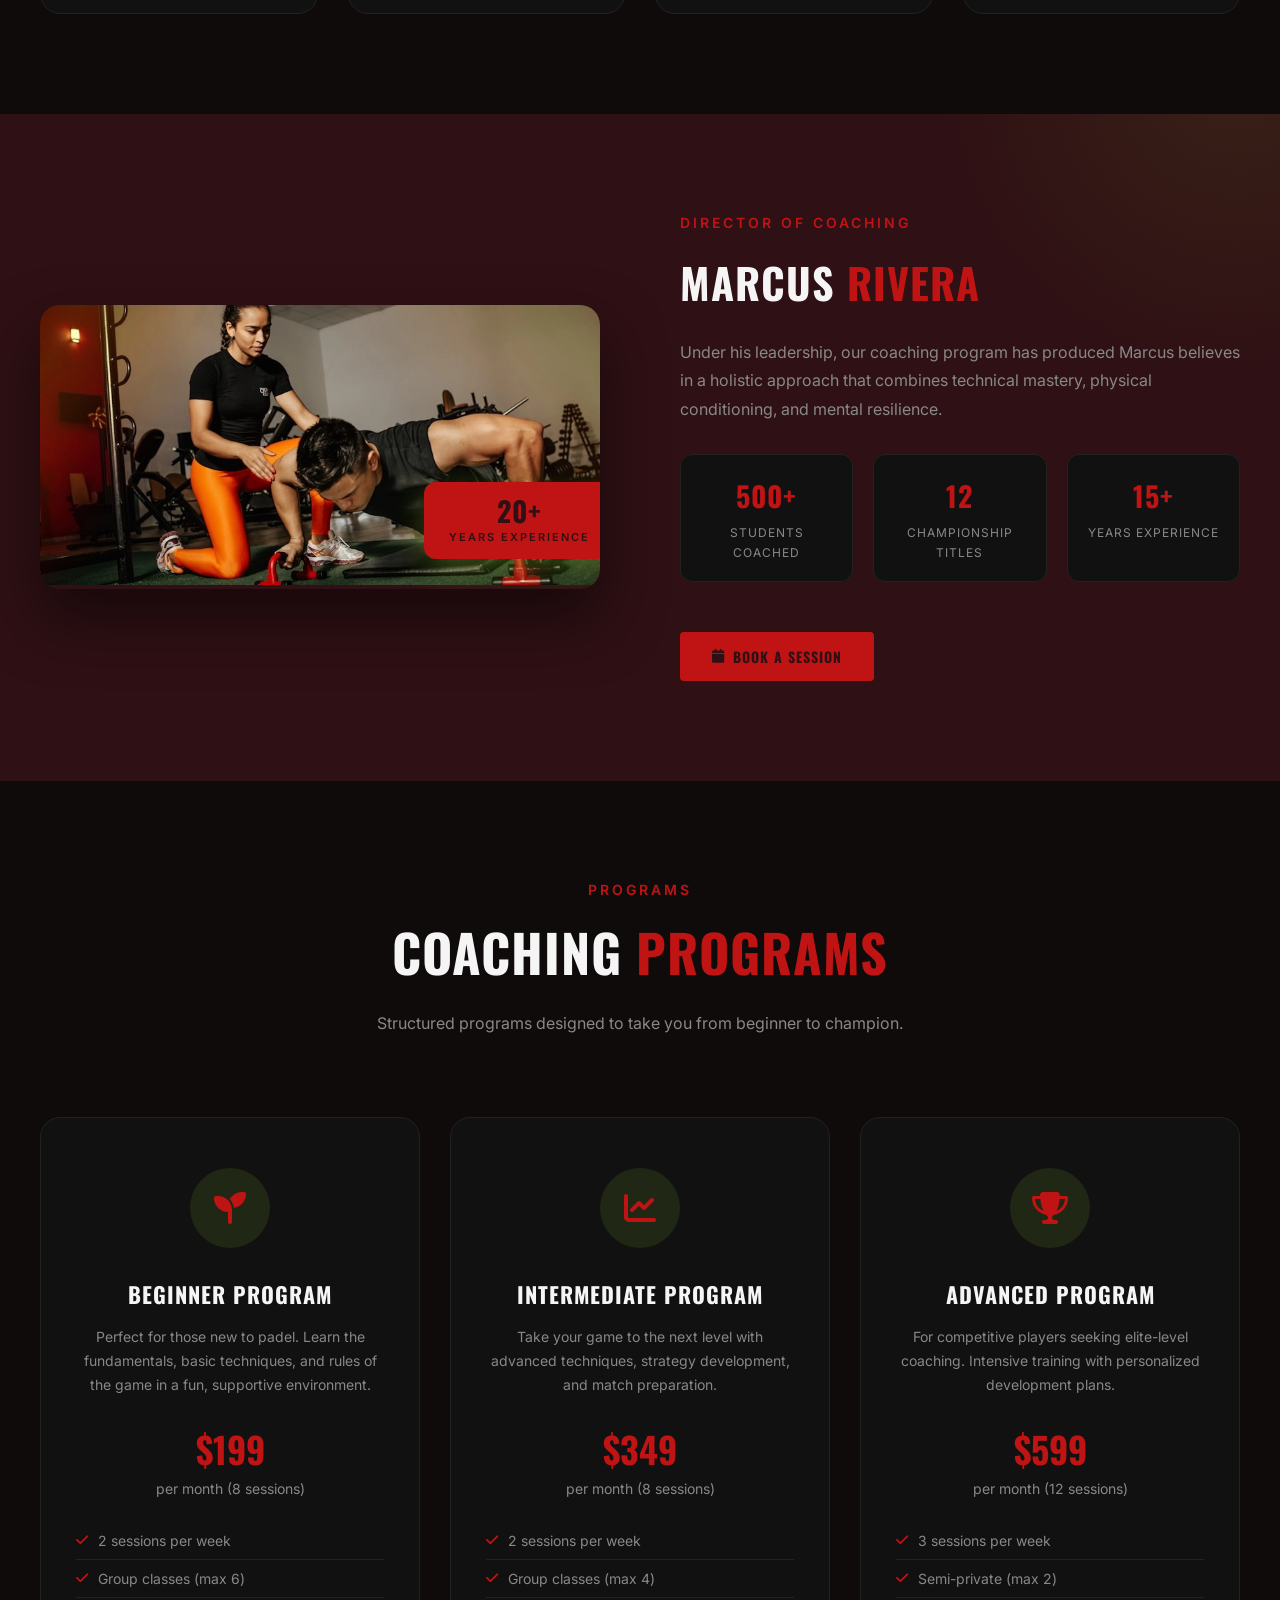
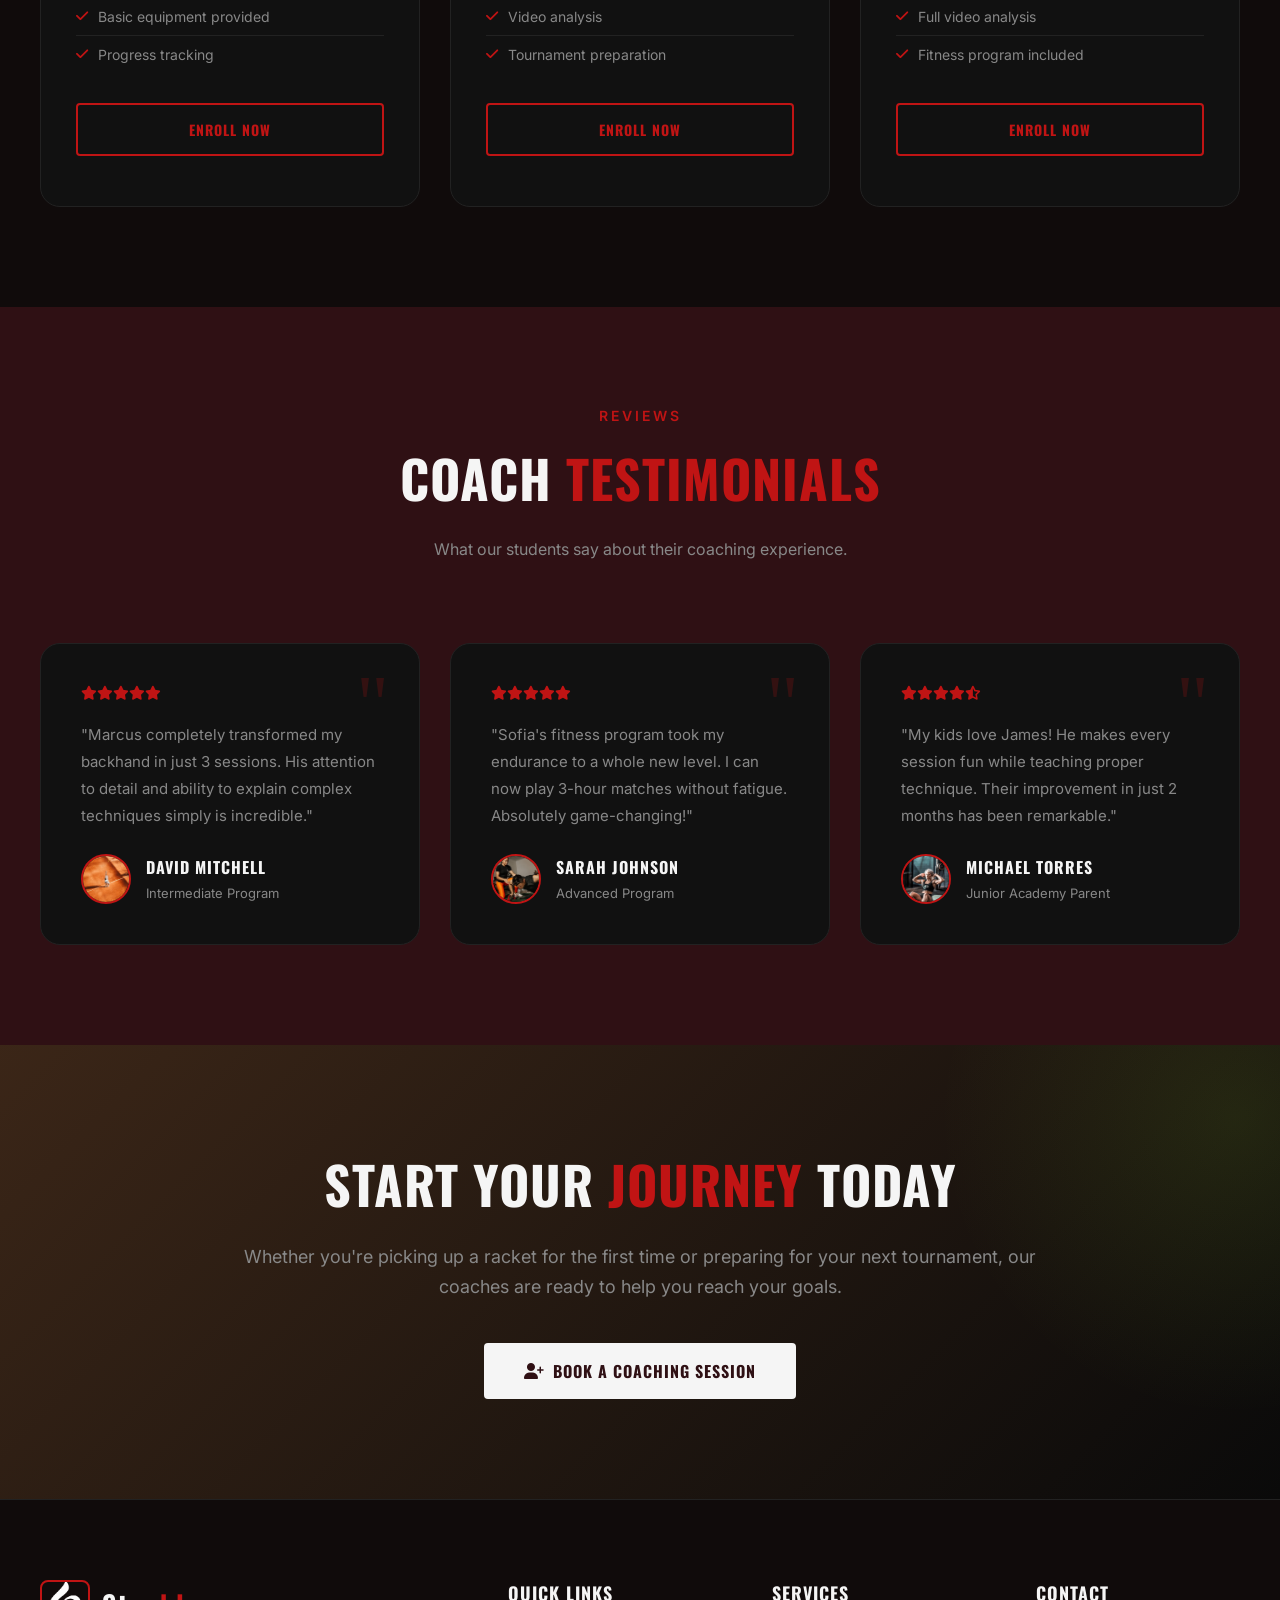
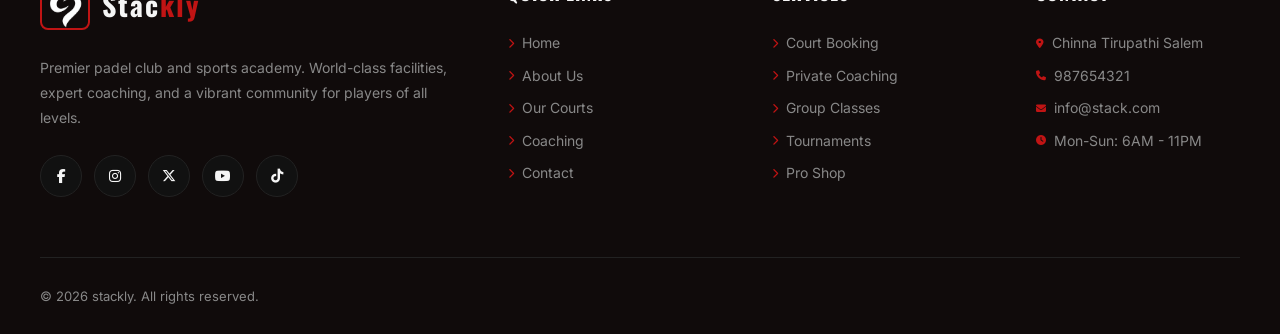
<file: couch.html>
<!DOCTYPE html>
<html lang="en">
<head>
    <meta charset="UTF-8">
    <meta name="viewport" content="width=device-width, initial-scale=1.0">
    <title>Our Coaches - Padeltaz Padel Club & Sports Academy</title>
    <link href="https://cdnjs.cloudflare.com/ajax/libs/font-awesome/6.4.0/css/all.min.css" rel="stylesheet">
    <link href="https://fonts.googleapis.com/css2?family=Oswald:wght@300;400;500;600;700&family=Inter:wght@300;400;500;600;700&display=swap" rel="stylesheet">
<link rel="stylesheet" href="https://cdnjs.cloudflare.com/ajax/libs/font-awesome/6.7.2/css/all.min.css">  <style>
          :root {
            --primary: rgb(192, 20, 20);
            --primary-dark: black;
            --dark: #2f1014;
            --darker: #100b0b;
            --card: #111111;
            --card-hover: #1a1a1a;
            --text: #f5f5f5;
            --text-muted: #888888;
            --border: #222222;
            --border-light: #333333;
        }
        * { margin: 0; padding: 0; box-sizing: border-box; }
        body { font-family: 'Inter', sans-serif; background: var(--dark); color: var(--text); overflow-x: hidden; }
        h1, h2, h3, h4, h5, h6 { font-family: 'Oswald', sans-serif; text-transform: uppercase; letter-spacing: 1px; }

        /* Header */
        .header { position: fixed; top: 0; left: 0; width: 100%; z-index: 1000; padding: 20px 40px; display: flex; justify-content: space-between; align-items: center; transition: all 0.3s ease; background: transparent; }
        .header.scrolled { background: rgba(10,10,10,0.95); backdrop-filter: blur(20px); padding: 15px 40px; box-shadow: 0 2px 30px rgba(0,0,0,0.5); }
        .logo { display: flex; align-items: center; gap: 12px; text-decoration: none; }
        .logo-img { width: 50px; height: 50px; border-radius: 8px; object-fit: cover; border: 2px solid var(--primary); }
        .logo-text { font-family: 'Oswald', sans-serif; font-size: 28px; font-weight: 700; color: var(--text); letter-spacing: 2px; }
        .logo-text span { color: var(--primary); }
        .nav { display: flex; gap: 35px; align-items: center; }
        .nav a { color: var(--text); text-decoration: none; font-size: 14px; font-weight: 500; text-transform: uppercase; letter-spacing: 1px; transition: color 0.3s; position: relative; }
        .nav a::after { content: ''; position: absolute; bottom: -5px; left: 0; width: 0; height: 2px; background: var(--primary); transition: width 0.3s; }
        .nav a:hover { color: var(--primary); }
        .nav a:hover::after { width: 100%; }
        .btn { display: inline-flex; align-items: center; gap: 8px; padding: 14px 32px; background: var(--primary); color: var(--dark); text-decoration: none; font-weight: 700; font-size: 14px; text-transform: uppercase; letter-spacing: 1px; border: none; cursor: pointer; transition: all 0.3s ease; border-radius: 4px; font-family: 'Oswald', sans-serif; }
        .btn:hover { background: var(--primary-dark); transform: translateY(-2px); box-shadow: 0 10px 30px rgba(163,230,53,0.3); }
        .btn-outline { background: transparent; border: 2px solid var(--primary); color: var(--primary); }
        .btn-outline:hover { background: var(--primary); color: var(--dark); }
        .btn-white { background: var(--text); color: var(--dark); }
        .btn-white:hover { background: var(--primary); }
        .hamburger { display: none; flex-direction: column; gap: 5px; cursor: pointer; z-index: 1001; }
        .hamburger span { width: 30px; height: 3px; background: var(--text); transition: all 0.3s; }
        .hamburger.active span:nth-child(1) { transform: rotate(45deg) translate(5px,5px); }
        .hamburger.active span:nth-child(2) { opacity: 0; }
        .hamburger.active span:nth-child(3) { transform: rotate(-45deg) translate(6px,-6px); }
        .menu-overlay { position: fixed; top: 0; left: 0; width: 100%; height: 100%; background: rgba(0,0,0,0.7); z-index: 999; opacity: 0; visibility: hidden; transition: all 0.3s; }
        .menu-overlay.active { opacity: 1; visibility: visible; }

        /* Page Hero */
        .page-hero { min-height: 50vh; display: flex; align-items: center; justify-content: center; position: relative; overflow: hidden; padding: 140px 40px 80px; text-align: center; }
        .page-hero-bg { position: absolute; top: 0; left: 0; width: 100%; height: 100%; z-index: 0; }
        .page-hero-bg::before { content: ''; position: absolute; top: 0; left: 0; width: 100%; height: 100%; background: linear-gradient(135deg, rgba(10,10,10,0.95) 0%, rgba(10,10,10,0.85) 100%); z-index: 1; }
        .page-hero-bg img { width: 100%; height: 100%; object-fit: cover; filter: brightness(0.3); }
        .page-hero-content { position: relative; z-index: 2; }
        .page-hero .tag { color: var(--primary); font-size: 14px; font-weight: 600; text-transform: uppercase; letter-spacing: 3px; margin-bottom: 20px; display: block; }
        .page-hero h1 { font-size: clamp(36px, 6vw, 64px); font-weight: 700; margin-bottom: 20px; line-height: 1.1; }
        .page-hero h1 span { color: var(--primary); }
        .page-hero p { color: var(--text-muted); font-size: 18px; max-width: 600px; margin: 0 auto; line-height: 1.7; }
        .breadcrumb { display: flex; gap: 15px; justify-content: center; margin-top: 25px; font-size: 14px; }
        .breadcrumb a { color: var(--text-muted); text-decoration: none; transition: color 0.3s; }
        .breadcrumb a:hover { color: var(--primary); }
        .breadcrumb span { color: var(--primary); }
        .breadcrumb i { color: var(--text-muted); font-size: 10px; margin-top: 4px; }

        .section-header { text-align: center; margin-bottom: 80px; }
        .section-header .tag { color: var(--primary); font-size: 14px; font-weight: 600; text-transform: uppercase; letter-spacing: 3px; margin-bottom: 15px; display: block; }
        .section-header h2 { font-size: clamp(32px, 5vw, 52px); font-weight: 700; margin-bottom: 20px; }
        .section-header p { color: var(--text-muted); font-size: 16px; max-width: 600px; margin: 0 auto; line-height: 1.7; }

        /* Coaches Filter */
        .coaches-filter { padding: 40px 40px 0; background: var(--darker); display: flex; justify-content: center; gap: 15px; flex-wrap: wrap; }
        .filter-btn { padding: 12px 28px; background: var(--card); border: 1px solid var(--border); color: var(--text); font-family: 'Oswald', sans-serif; font-size: 14px; text-transform: uppercase; letter-spacing: 1px; cursor: pointer; border-radius: 30px; transition: all 0.3s ease; }
        .filter-btn:hover, .filter-btn.active { background: var(--primary); color: var(--dark); border-color: var(--primary); transform: translateY(-2px); box-shadow: 0 5px 20px rgba(163,230,53,0.2); }

        /* Coaches Grid */
        .coaches-section { padding: 60px 40px 100px; background: var(--darker); }
        .coaches-grid { display: grid; grid-template-columns: repeat(4, 1fr); gap: 30px; max-width: 1300px; margin: 0 auto; }
        .coach-card {
            position: relative; border-radius: 20px; overflow: hidden;
            cursor: pointer; background: var(--card); border: 1px solid var(--border);
            transition: all 0.5s ease;
        }
        .coach-card:hover {
            transform: translateY(-15px) scale(1.02);
            border-color: var(--primary);
            box-shadow: 0 25px 50px rgba(163,230,53,0.15);
        }
        .coach-card-img { position: relative; overflow: hidden; height: 380px; }
        .coach-card-img img { width: 100%; height: 100%; object-fit: cover; transition: transform 0.6s ease; }
        .coach-card:hover .coach-card-img img { transform: scale(1.15); }
        .coach-card-img::after {
            content: ''; position: absolute; top: 0; left: 0; width: 100%; height: 100%;
            background: linear-gradient(to bottom, transparent 40%, rgba(10,10,10,0.95) 100%);
            transition: all 0.4s ease;
        }
        .coach-card:hover .coach-card-img::after { background: linear-gradient(to bottom, transparent 20%, rgba(10,10,10,0.98) 100%); }
        .coach-badge {
            position: absolute; top: 15px; left: 15px;
            background: var(--primary); color: var(--dark);
            padding: 6px 14px; border-radius: 6px; font-size: 11px;
            font-weight: 700; text-transform: uppercase; letter-spacing: 1px; z-index: 2;
        }
        .coach-rating {
            position: absolute; top: 15px; right: 15px; z-index: 2;
            display: flex; align-items: center; gap: 5px;
            background: rgba(0,0,0,0.6); padding: 6px 12px; border-radius: 20px;
        }
        .coach-rating i { color: var(--primary); font-size: 12px; }
        .coach-rating span { color: var(--text); font-size: 12px; font-weight: 600; }
        .coach-overlay {
            position: absolute; bottom: 0; left: 0; width: 100%; padding: 30px; z-index: 2;
        }
        .coach-overlay h3 { font-size: 22px; margin-bottom: 5px; transition: color 0.3s; }
        .coach-card:hover .coach-overlay h3 { color: var(--primary); }
        .coach-overlay .role { color: var(--primary); font-size: 13px; text-transform: uppercase; letter-spacing: 2px; margin-bottom: 15px; display: block; }
        .coach-overlay p { color: var(--text-muted); font-size: 13px; line-height: 1.6; margin-bottom: 15px; opacity: 0; transform: translateY(20px); transition: all 0.4s ease 0.1s; }
        .coach-card:hover .coach-overlay p { opacity: 1; transform: translateY(0); }
        .coach-social {
            display: flex; gap: 12px; opacity: 0; transform: translateY(20px);
            transition: all 0.4s ease 0.2s;
        }
        .coach-card:hover .coach-social { opacity: 1; transform: translateY(0); }
        .coach-social a {
            width: 38px; height: 38px; border-radius: 50%;
            background: rgba(255,255,255,0.1); display: flex;
            align-items: center; justify-content: center;
            color: var(--text); text-decoration: none; font-size: 14px;
            transition: all 0.3s ease; border: 1px solid rgba(255,255,255,0.1);
        }
        .coach-social a:hover { background: var(--primary); color: var(--dark); border-color: var(--primary); transform: translateY(-3px); }
        .coach-stats {
            display: flex; gap: 20px; padding: 20px 30px; border-top: 1px solid var(--border);
        }
        .coach-stat { text-align: center; flex: 1; }
        .coach-stat h4 { font-size: 20px; color: var(--primary); font-weight: 700; }
        .coach-stat span { font-size: 11px; color: var(--text-muted); text-transform: uppercase; letter-spacing: 1px; }

        /* Featured Coach */
        .featured-coach { padding: 100px 40px; background: var(--dark); position: relative; overflow: hidden; }
        .featured-coach::before {
            content: ''; position: absolute; top: -50%; right: -20%; width: 600px; height: 600px;
            background: radial-gradient(circle, rgba(163,230,53,0.08) 0%, transparent 70%); border-radius: 50%;
        }
        .featured-coach-grid { display: grid; grid-template-columns: 1fr 1fr; gap: 80px; max-width: 1300px; margin: 0 auto; align-items: center; position: relative; z-index: 1; }
        .featured-coach-img { position: relative; border-radius: 20px; overflow: hidden; box-shadow: 0 30px 60px rgba(0,0,0,0.5); }
        .featured-coach-img img { width: 100%; height: 100%; object-fit: cover; transition: transform 0.5s ease; }
        .featured-coach-img:hover img { transform: scale(1.05); }
        .featured-coach-img::before {
            content: ''; position: absolute; top: -20px; left: -20px; width: 100%; height: 100%;
            border: 2px solid var(--primary); border-radius: 20px; z-index: -1; transition: all 0.4s ease;
        }
        .featured-coach-img:hover::before { top: -10px; left: -10px; }
        .experience-tag {
            position: absolute; bottom: 30px; right: -15px;
            background: var(--primary); color: var(--dark); padding: 15px 25px;
            border-radius: 12px; text-align: center; box-shadow: 0 10px 30px rgba(163,230,53,0.3);
            animation: pulse-badge 2s infinite;
        }
        @keyframes pulse-badge { 0%, 100% { transform: scale(1); } 50% { transform: scale(1.05); } }
        .experience-tag h3 { font-size: 28px; font-weight: 700; line-height: 1; }
        .experience-tag p { font-size: 11px; font-weight: 600; text-transform: uppercase; letter-spacing: 2px; margin-top: 5px; }
        .featured-coach-content h2 { font-size: clamp(28px, 4vw, 42px); margin-bottom: 25px; }
        .featured-coach-content h2 span { color: var(--primary); }
        .featured-coach-content .role { color: var(--primary); font-size: 14px; text-transform: uppercase; letter-spacing: 3px; margin-bottom: 20px; display: block; font-weight: 600; }
        .featured-coach-content p { color: var(--text-muted); line-height: 1.8; margin-bottom: 20px; font-size: 16px; }
        .featured-coach-stats { display: grid; grid-template-columns: repeat(3, 1fr); gap: 20px; margin: 30px 0; }
        .featured-stat { background: var(--card); border: 1px solid var(--border); border-radius: 12px; padding: 20px; text-align: center; transition: all 0.3s ease; }
        .featured-stat:hover { border-color: var(--primary); transform: translateY(-5px); box-shadow: 0 10px 25px rgba(163,230,53,0.1); }
        .featured-stat h4 { font-size: 28px; color: var(--primary); font-weight: 700; margin-bottom: 5px; }
        .featured-stat span { font-size: 12px; color: var(--text-muted); text-transform: uppercase; letter-spacing: 1px; }
        .featured-coach-content .btn { margin-top: 20px; }

        /* Coaching Programs */
        .programs { padding: 100px 40px; background: var(--darker); }
        .programs-grid { display: grid; grid-template-columns: repeat(3, 1fr); gap: 30px; max-width: 1300px; margin: 0 auto; }
        .program-card {
            background: var(--card); border: 1px solid var(--border); border-radius: 20px;
            padding: 50px 35px; text-align: center; transition: all 0.5s ease;
            position: relative; overflow: hidden;
        }
        .program-card::before {
            content: ''; position: absolute; top: 0; left: 0; width: 100%; height: 4px;
            background: var(--primary); transform: scaleX(0); transform-origin: left;
            transition: transform 0.4s ease;
        }
        .program-card:hover::before { transform: scaleX(1); }
        .program-card:hover {
            transform: translateY(-15px); border-color: var(--primary);
            box-shadow: 0 25px 50px rgba(163,230,53,0.1);
        }
        .program-icon {
            width: 80px; height: 80px; border-radius: 50%; background: rgba(163,230,53,0.1);
            display: flex; align-items: center; justify-content: center; margin: 0 auto 30px;
            font-size: 32px; color: var(--primary); transition: all 0.5s ease;
        }
        .program-card:hover .program-icon { background: var(--primary); color: var(--dark); transform: rotateY(360deg) scale(1.1); }
        .program-card h3 { font-size: 22px; margin-bottom: 15px; }
        .program-card p { color: var(--text-muted); font-size: 14px; line-height: 1.7; margin-bottom: 25px; }
        .program-price { font-size: 36px; font-weight: 700; color: var(--primary); font-family: 'Oswald', sans-serif; margin-bottom: 5px; }
        .program-period { color: var(--text-muted); font-size: 14px; margin-bottom: 25px; }
        .program-features { list-style: none; margin-bottom: 30px; text-align: left; }
        .program-features li { padding: 10px 0; border-bottom: 1px solid var(--border); font-size: 14px; color: var(--text-muted); display: flex; align-items: center; gap: 10px; }
        .program-features li i { color: var(--primary); }
        .program-features li:last-child { border-bottom: none; }

        /* Testimonials */
        .testimonials { padding: 100px 40px; background: var(--dark); }
        .testimonials-grid { display: grid; grid-template-columns: repeat(3, 1fr); gap: 30px; max-width: 1300px; margin: 0 auto; }
        .testimonial-card { background: var(--card); border: 1px solid var(--border); border-radius: 20px; padding: 40px; position: relative; transition: all 0.4s ease; }
        .testimonial-card:hover { border-color: var(--primary); transform: translateY(-8px); box-shadow: 0 15px 35px rgba(163,230,53,0.1); }
        .testimonial-card::before { content: '"'; position: absolute; top: 20px; right: 30px; font-size: 80px; color: var(--primary); opacity: 0.2; font-family: Georgia, serif; line-height: 1; }
        .testimonial-stars { color: var(--primary); margin-bottom: 20px; font-size: 14px; }
        .testimonial-card p { color: var(--text-muted); line-height: 1.8; margin-bottom: 25px; font-size: 15px; }
        .testimonial-author { display: flex; align-items: center; gap: 15px; }
        .testimonial-author img { width: 50px; height: 50px; border-radius: 50%; object-fit: cover; border: 2px solid var(--primary); }
        .testimonial-author h4 { font-size: 16px; margin-bottom: 3px; }
        .testimonial-author span { font-size: 13px; color: var(--text-muted); }

        /* CTA */
        .cta { padding: 100px 40px; background: linear-gradient(135deg, rgba(163,230,53,0.1) 0%, rgba(10,10,10,1) 100%); position: relative; overflow: hidden; }
        .cta::before { content: ''; position: absolute; top: -50%; right: -20%; width: 600px; height: 600px; background: radial-gradient(circle, rgba(163,230,53,0.1) 0%, transparent 70%); border-radius: 50%; }
        .cta-content { max-width: 800px; margin: 0 auto; text-align: center; position: relative; z-index: 1; }
        .cta h2 { font-size: clamp(32px, 5vw, 52px); margin-bottom: 20px; }
        .cta p { color: var(--text-muted); font-size: 18px; line-height: 1.7; margin-bottom: 40px; }

        /* Footer */
        .footer { background: var(--darker); padding: 80px 40px 30px; border-top: 1px solid var(--border); }
        .footer-grid { display: grid; grid-template-columns: 2fr 1fr 1fr 1fr; gap: 60px; max-width: 1300px; margin: 0 auto 60px; }
        .footer-brand .logo { margin-bottom: 25px; }
        .footer-brand p { color: var(--text-muted); line-height: 1.8; font-size: 14px; margin-bottom: 25px; }
        .footer-social { display: flex; gap: 12px; }
        .footer-social a { width: 42px; height: 42px; border-radius: 50%; background: var(--card); border: 1px solid var(--border); display: flex; align-items: center; justify-content: center; color: var(--text); text-decoration: none; transition: all 0.3s; font-size: 14px; }
        .footer-social a:hover { background: var(--primary); border-color: var(--primary); color: var(--dark); }
        .footer-col h4 { font-size: 18px; margin-bottom: 25px; color: var(--text); }
        .footer-col ul { list-style: none; }
        .footer-col ul li { margin-bottom: 12px; }
        .footer-col ul li a { color: var(--text-muted); text-decoration: none; font-size: 14px; transition: all 0.3s; display: flex; align-items: center; gap: 8px; }
        .footer-col ul li a:hover { color: var(--primary); padding-left: 5px; }
        .footer-col ul li a i { font-size: 10px; color: var(--primary); }
        .footer-bottom { max-width: 1300px; margin: 0 auto; padding-top: 30px; border-top: 1px solid var(--border); display: flex; justify-content: space-between; align-items: center; flex-wrap: wrap; gap: 20px; }
        .footer-bottom p { color: var(--text-muted); font-size: 13px; }
        .footer-logo-center { display: flex; align-items: center; gap: 10px; }
        .footer-logo-center img { width: 40px; height: 40px; border-radius: 6px; object-fit: cover; border: 1px solid var(--primary); }
        .footer-logo-center span { font-family: 'Oswald', sans-serif; font-size: 20px; font-weight: 700; letter-spacing: 1px; }

        /* Animations */
        .fade-in { opacity: 0; transform: translateY(40px); transition: all 0.8s ease; }
        .fade-in.visible { opacity: 1; transform: translateY(0); }
        .fade-in-left { opacity: 0; transform: translateX(-60px); transition: all 0.8s ease; }
        .fade-in-left.visible { opacity: 1; transform: translateX(0); }
        .fade-in-right { opacity: 0; transform: translateX(60px); transition: all 0.8s ease; }
        .fade-in-right.visible { opacity: 1; transform: translateX(0); }
        .scale-in { opacity: 0; transform: scale(0.8); transition: all 0.8s ease; }
        .scale-in.visible { opacity: 1; transform: scale(1); }
        .flip-in { opacity: 0; transform: rotateY(-90deg); transition: all 0.8s ease; }
        .flip-in.visible { opacity: 1; transform: rotateY(0); }

        @media (max-width: 1024px) {
            .coaches-grid { grid-template-columns: repeat(2, 1fr); }
            .featured-coach-grid { grid-template-columns: 1fr; gap: 50px; }
            .programs-grid { grid-template-columns: repeat(2, 1fr); }
            .testimonials-grid { grid-template-columns: repeat(2, 1fr); }
            .footer-grid { grid-template-columns: 1fr 1fr; }
        }
        @media (max-width: 768px) {
            .header { padding: 15px 20px; }
            .nav { position: fixed; top: 0; right: -100%; width: 80%; max-width: 350px; height: 100vh; background: var(--darker); flex-direction: column; justify-content: center; gap: 30px; transition: right 0.4s ease; border-left: 1px solid var(--border); padding: 40px; }
            .nav.active { right: 0; }
            .hamburger { display: flex; }
            .page-hero { padding: 100px 20px 60px; }
            .coaches-grid { grid-template-columns: 1fr; }
            .programs-grid { grid-template-columns: 1fr; }
            .testimonials-grid { grid-template-columns: 1fr; }
            .featured-coach-stats { grid-template-columns: 1fr; }
            .footer-grid { grid-template-columns: 1fr; gap: 40px; }
            .footer-bottom { flex-direction: column; text-align: center; }
            section { padding: 60px 20px !important; }
        }
        .footer-col ul li a {
    display: inline-flex;
    width: fit-content;
    cursor: pointer;
}

.footer-col ul li {
    width: fit-content;
}
    </style>
<!-- <base target="_blank"> -->
</head>
<body>

    <header class="header" id="header">
        <a href="index.html" class="logo">
            <img src="logoo.webp" alt="Padeltaz Logo" class="logo-img">
            <span class="logo-text">Stac<span>kly</span></span>
        </a>
       <nav class="nav" id="nav">
            <a href="index.html">Home</a>
            <a href="about.html">About</a>
            <a href="courts.html">Courts</a>
            <a href="couch.html">Coaches</a>
            <!-- <a href="404.html">Pricing</a> -->
            <a href="contact.html">Contact</a>
            <a href="login.html" class="btn">Login</a>
        </nav>
        <div class="hamburger" id="hamburger"><span></span><span></span><span></span></div>
    </header>
    <div class="menu-overlay" id="menuOverlay"></div>

    <!-- Page Hero -->
    <section class="page-hero">
        <div class="page-hero-bg">
            <img src="1 (1).webp" alt="Coaches">
        </div>
        <div class="page-hero-content fade-in">
            <span class="tag">Expert Team</span>
            <h1>Meet Our <span>Coaches</span></h1>
            <p>Learn from the best. Our certified coaches bring years of professional experience to help you master the game.</p>
            <div class="breadcrumb">
                <a href="index.html">Home</a>
                <i class="fas fa-chevron-right"></i>
                <span>Our Coaches</span>
            </div>
        </div>
    </section>

    <!-- Coaches Filter -->
    <div class="coaches-filter fade-in">
        <button class="filter-btn active" data-filter="all">All Coaches</button>
        <button class="filter-btn" data-filter="head">Head Coaches</button>
        <button class="filter-btn" data-filter="performance">Performance</button>
        <button class="filter-btn" data-filter="junior">Junior</button>
    </div>

    <!-- Coaches Grid -->
    <section class="coaches-section">
        <div class="coaches-grid">
            <!-- Coach 1 -->
            <div class="coach-card fade-in scale-in" data-category="head">
                <div class="coach-card-img">
                    <img src="7.webp" alt="Marcus Rivera">
                    <span class="coach-badge">Head Coach</span>
                    <div class="coach-rating"><i class="fas fa-star"></i><span>4.9</span></div>
                    <div class="coach-overlay">
                        <h3>Marcus Rivera</h3>
                        <!-- <span class="role">Head Coach</span> -->
                        <p>Former professional player with 15+ years of coaching experience. Specializes in advanced technique and match strategy.</p>
                        <div class="coach-social">
                            <a href="404.html"><i class="fab fa-instagram"></i></a>
                            <a href="404.html"> <i class="fa-brands fa-x-twitter"></i></a>
                            <a href="404.html"><i class="fab fa-linkedin"></i></a>
                        </div>
                    </div>
                </div>
                <div class="coach-stats">
                    <div class="coach-stat"><h4>15+</h4><span>Years Exp</span></div>
                    <div class="coach-stat"><h4>500+</h4><span>Students</span></div>
                    <div class="coach-stat"><h4>12</h4><span>Titles</span></div>
                </div>
            </div>

            <!-- Coach 2 -->
            <div class="coach-card fade-in scale-in" data-category="performance">
                <div class="coach-card-img">
                    <img src="8.webp" alt="Sofia Andersson">
                    <span class="coach-badge">Performance</span>
                    <div class="coach-rating"><i class="fas fa-star"></i><span>4.8</span></div>
                    <div class="coach-overlay">
                        <h3>Sofia Andersson</h3>
                        <p>Elite performance specialist focusing on physical conditioning, mental toughness, and competitive preparation.</p>
                        <div class="coach-social">
                            <a href="404.html"><i class="fab fa-instagram"></i></a>
                            <a href="404.html"> <i class="fa-brands fa-x-twitter"></i></a>
                            <a href="404.html"><i class="fab fa-linkedin"></i></a>
                        </div>
                    </div>
                </div>
                <div class="coach-stats">
                    <div class="coach-stat"><h4>10+</h4><span>Years Exp</span></div>
                    <div class="coach-stat"><h4>350+</h4><span>Students</span></div>
                    <div class="coach-stat"><h4>8</h4><span>Titles</span></div>
                </div>
            </div>

            <!-- Coach 3 -->
            <div class="coach-card fade-in scale-in" data-category="junior">
                <div class="coach-card-img">
                    <img src="14.webp" alt="James Chen">
                    <span class="coach-badge">Junior</span>
                    <div class="coach-rating"><i class="fas fa-star"></i><span>4.9</span></div>
                    <div class="coach-overlay">
                        <h3>James Chen</h3>
                        <p>Dedicated to developing young talent. Creates fun, engaging programs that build skills and confidence in junior players.</p>
                        <div class="coach-social">
                            <a href="404.html"><i class="fab fa-instagram"></i></a>
                            <a href="404.html">  <i class="fa-brands fa-x-twitter"></i></a>
                            <a href="404.html"><i class="fab fa-linkedin"></i></a>
                        </div>
                    </div>
                </div>
                <div class="coach-stats">
                    <div class="coach-stat"><h4>8+</h4><span>Years Exp</span></div>
                    <div class="coach-stat"><h4>200+</h4><span>Juniors</span></div>
                    <div class="coach-stat"><h4>5</h4><span>Titles</span></div>
                </div>
            </div>

            <!-- Coach 4 -->
            <div class="coach-card fade-in scale-in" data-category="performance">
                <div class="coach-card-img">
                    <img src="2.webp" alt="Elena Kowalski">
                    <span class="coach-badge">Fitness</span>
                    <div class="coach-rating"><i class="fas fa-star"></i><span>4.7</span></div>
                    <div class="coach-overlay">
                        <h3>Elena Kowalski</h3>
                        <p>Sports science expert designing padel-specific fitness programs to improve agility, strength, and endurance.</p>
                        <div class="coach-social">
                            <a href="404.html"><i class="fab fa-instagram"></i></a>
                    <a href="404.html">    <i class="fa-brands fa-x-twitter"></i></a>
                            <a href="404.html"><i class="fab fa-linkedin"></i></a>
                        </div>
                    </div>
                </div>
                <div class="coach-stats">
                    <div class="coach-stat"><h4>12+</h4><span>Years Exp</span></div>
                    <div class="coach-stat"><h4>400+</h4><span>Athletes</span></div>
                    <div class="coach-stat"><h4>3</h4><span>Certifications</span></div>
                </div>
            </div>

            <!-- Coach 5 -->
            <div class="coach-card fade-in scale-in" data-category="head">
                <div class="coach-card-img">
                    <img src="3.webp" alt="Carlos Mendez">
                    <span class="coach-badge">Head Coach</span>
                    <div class="coach-rating"><i class="fas fa-star"></i><span>4.9</span></div>
                    <div class="coach-overlay">
                        <h3>Carlos Mendez</h3>
                        <p>Spanish padel expert with international tournament experience. Masters in sports psychology and player development.</p>
                        <div class="coach-social">
                            <a href="404.html"><i class="fab fa-instagram"></i></a>
                            <a href="404.html"> <i class="fa-brands fa-x-twitter"></i></a>
                            <a href="404.html"><i class="fab fa-linkedin"></i></a>
                        </div>
                    </div>
                </div>
                <div class="coach-stats">
                    <div class="coach-stat"><h4>18+</h4><span>Years Exp</span></div>
                    <div class="coach-stat"><h4>600+</h4><span>Students</span></div>
                    <div class="coach-stat"><h4>15</h4><span>Titles</span></div>
                </div>
            </div>

            <!-- Coach 6 -->
            <div class="coach-card fade-in scale-in" data-category="junior">
                <div class="coach-card-img">
                    <img src="4.webp" alt="Emma Wilson">
                    <span class="coach-badge">Junior</span>
                    <div class="coach-rating"><i class="fas fa-star"></i><span>4.8</span></div>
                    <div class="coach-overlay">
                        <h3>Emma Wilson</h3>
                        <p>Former junior national champion passionate about introducing padel to the next generation of players.</p>
                        <div class="coach-social">
                            <a href="404.html"><i class="fab fa-instagram"></i></a>
                            <a href="404.html"> <i class="fa-brands fa-x-twitter"></i></a>
                            <a href="404.html"><i class="fab fa-linkedin"></i></a>
                        </div>
                    </div>
                </div>
                <div class="coach-stats">
                    <div class="coach-stat"><h4>6+</h4><span>Years Exp</span></div>
                    <div class="coach-stat"><h4>150+</h4><span>Juniors</span></div>
                    <div class="coach-stat"><h4>3</h4><span>Titles</span></div>
                </div>
            </div>

            <!-- Coach 7 -->
            <div class="coach-card fade-in scale-in" data-category="performance">
                <div class="coach-card-img">
                    <img src="1 (1).webp" alt="Alex Thompson">
                    <span class="coach-badge">Technique</span>
                    <div class="coach-rating"><i class="fas fa-star"></i><span>4.8</span></div>
                    <div class="coach-overlay">
                        <h3>Alex Thompson</h3>
                        <p>Technical wizard who breaks down complex shots into simple, learnable steps. Perfect for intermediate players.</p>
                        <div class="coach-social">
                            <a href="404.html"><i class="fab fa-instagram"></i></a>
                            <a href="404.html"> <i class="fa-brands fa-x-twitter"></i></a>
                            <a href="404.html"><i class="fab fa-linkedin"></i></a>
                        </div>
                    </div>
                </div>
                <div class="coach-stats">
                    <div class="coach-stat"><h4>9+</h4><span>Years Exp</span></div>
                    <div class="coach-stat"><h4>300+</h4><span>Students</span></div>
                    <div class="coach-stat"><h4>7</h4><span>Titles</span></div>
                </div>
            </div>

            <!-- Coach 8 -->
            <div class="coach-card fade-in scale-in" data-category="head">
                <div class="coach-card-img">
                    <img src="7.webp" alt="David Park">
                    <span class="coach-badge">Head Coach</span>
                    <div class="coach-rating"><i class="fas fa-star"></i><span>4.9</span></div>
                    <div class="coach-overlay">
                        <h3>David Park</h3>
                        <p>Strategic mastermind with a focus on doubles play and tactical awareness. Former Davis Cup team member.</p>
                        <div class="coach-social">
                            <a href="404.html"><i class="fab fa-instagram"></i></a>
                            <a href="404.html"> <i class="fa-brands fa-x-twitter"></i></a>
                            <a href="404.html"><i class="fab fa-linkedin"></i></a>
                        </div>
                    </div>
                </div>
                <div class="coach-stats">
                    <div class="coach-stat"><h4>20+</h4><span>Years Exp</span></div>
                    <div class="coach-stat"><h4>700+</h4><span>Students</span></div>
                    <div class="coach-stat"><h4>18</h4><span>Titles</span></div>
                </div>
            </div>
        </div>
    </section>

    <!-- Featured Coach -->
    <section class="featured-coach">
        <div class="featured-coach-grid">
            <div class="featured-coach-img fade-in-left">
                <img src="8.webp" alt="Featured Coach">
                <div class="experience-tag">
                    <h3>20+</h3>
                    <p>Years Experience</p>
                </div>
            </div>
            <div class="featured-coach-content fade-in-right">
                <span class="role">Director of Coaching</span>
                <h2>Marcus <span>Rivera</span></h2>
                <!-- <p>As our Director of Coaching, Marcus brings an unparalleled level of expertise to Padeltaz. His journey from professional player to elite coach has given him unique insights into what it takes to excel at padel.</p> -->
                <p>Under his leadership, our coaching program has produced Marcus believes in a holistic approach that combines technical mastery, physical conditioning, and mental resilience.</p>
                <div class="featured-coach-stats">
                    <div class="featured-stat"><h4>500+</h4><span>Students Coached</span></div>
                    <div class="featured-stat"><h4>12</h4><span>Championship Titles</span></div>
                    <div class="featured-stat"><h4>15+</h4><span>Years Experience</span></div>
                </div>
                <a href="404.html" class="btn"><i class="fas fa-calendar"></i> Book a Session</a>
            </div>
        </div>
    </section>

    <!-- Coaching Programs -->
    <section class="programs">
        <div class="section-header fade-in">
            <span class="tag">Programs</span>
            <h2>Coaching <span style="color: var(--primary);">Programs</span></h2>
            <p>Structured programs designed to take you from beginner to champion.</p>
        </div>
        <div class="programs-grid">
            <div class="program-card fade-in scale-in">
                <div class="program-icon"><i class="fas fa-seedling"></i></div>
                <h3>Beginner Program</h3>
                <p>Perfect for those new to padel. Learn the fundamentals, basic techniques, and rules of the game in a fun, supportive environment.</p>
                <div class="program-price">$199</div>
                <div class="program-period">per month (8 sessions)</div>
                <ul class="program-features">
                    <li><i class="fas fa-check"></i> 2 sessions per week</li>
                    <li><i class="fas fa-check"></i> Group classes (max 6)</li>
                    <li><i class="fas fa-check"></i> Basic equipment provided</li>
                    <li><i class="fas fa-check"></i> Progress tracking</li>
                </ul>
                <a href="404.html" class="btn btn-outline" style="width: 100%; justify-content: center;">Enroll Now</a>
            </div>
            <div class="program-card fade-in scale-in">
                <div class="program-icon"><i class="fas fa-chart-line"></i></div>
                <h3>Intermediate Program</h3>
                <p>Take your game to the next level with advanced techniques, strategy development, and match preparation.</p>
                <div class="program-price">$349</div>
                <div class="program-period">per month (8 sessions)</div>
                <ul class="program-features">
                    <li><i class="fas fa-check"></i> 2 sessions per week</li>
                    <li><i class="fas fa-check"></i> Group classes (max 4)</li>
                    <li><i class="fas fa-check"></i> Video analysis</li>
                    <li><i class="fas fa-check"></i> Tournament preparation</li>
                </ul>
                <a href="404.html" class="btn btn-outline" style="width: 100%; justify-content: center;">Enroll Now</a>
            </div>
            <div class="program-card fade-in scale-in">
                <div class="program-icon"><i class="fas fa-trophy"></i></div>
                <h3>Advanced Program</h3>
                <p>For competitive players seeking elite-level coaching. Intensive training with personalized development plans.</p>
                <div class="program-price">$599</div>
                <div class="program-period">per month (12 sessions)</div>
                <ul class="program-features">
                    <li><i class="fas fa-check"></i> 3 sessions per week</li>
                    <li><i class="fas fa-check"></i> Semi-private (max 2)</li>
                    <li><i class="fas fa-check"></i> Full video analysis</li>
                    <li><i class="fas fa-check"></i> Fitness program included</li>
                </ul>
                <a href="404.html" class="btn btn-outline" style="width: 100%; justify-content: center;">Enroll Now</a>
            </div>
        </div>
    </section>

    <!-- Testimonials -->
    <section class="testimonials">
        <div class="section-header fade-in">
            <span class="tag">Reviews</span>
            <h2>Coach <span style="color: var(--primary);">Testimonials</span></h2>
            <p>What our students say about their coaching experience.</p>
        </div>
        <div class="testimonials-grid">
            <div class="testimonial-card fade-in">
                <div class="testimonial-stars"><i class="fas fa-star"></i><i class="fas fa-star"></i><i class="fas fa-star"></i><i class="fas fa-star"></i><i class="fas fa-star"></i></div>
                <p>"Marcus completely transformed my backhand in just 3 sessions. His attention to detail and ability to explain complex techniques simply is incredible."</p>
                <div class="testimonial-author">
                    <img src="3.webp" alt="Student">
                    <div><h4>David Mitchell</h4><span>Intermediate Program</span></div>
                </div>
            </div>
            <div class="testimonial-card fade-in">
                <div class="testimonial-stars"><i class="fas fa-star"></i><i class="fas fa-star"></i><i class="fas fa-star"></i><i class="fas fa-star"></i><i class="fas fa-star"></i></div>
                <p>"Sofia's fitness program took my endurance to a whole new level. I can now play 3-hour matches without fatigue. Absolutely game-changing!"</p>
                <div class="testimonial-author">
                    <img src="4.webp" alt="Student">
                    <div><h4>Sarah Johnson</h4><span>Advanced Program</span></div>
                </div>
            </div>
            <div class="testimonial-card fade-in">
                <div class="testimonial-stars"><i class="fas fa-star"></i><i class="fas fa-star"></i><i class="fas fa-star"></i><i class="fas fa-star"></i><i class="fas fa-star-half-alt"></i></div>
                <p>"My kids love James! He makes every session fun while teaching proper technique. Their improvement in just 2 months has been remarkable."</p>
                <div class="testimonial-author">
                    <img src="5.webp" alt="Parent">
                    <div><h4>Michael Torres</h4><span>Junior Academy Parent</span></div>
                </div>
            </div>
        </div>
    </section>

    <!-- CTA -->
    <section class="cta">
        <div class="cta-content fade-in">
            <h2>Start Your <span style="color: var(--primary);">Journey</span> Today</h2>
            <p>Whether you're picking up a racket for the first time or preparing for your next tournament, our coaches are ready to help you reach your goals.</p>
            <a href="404.html" class="btn btn-white" style="font-size: 16px; padding: 16px 40px;"><i class="fas fa-user-plus"></i> Book a Coaching Session</a>
        </div>
    </section>

    <!-- Footer -->
    <footer class="footer">
        <div class="footer-grid">
            <div class="footer-brand">
                  <a href="index.html" class="logo">
                    <img src="logoo.webp" alt="Padeltaz Logo" class="logo-img">
                    <span class="logo-text">Stac<span>kly</span></span>
                </a>
                <p>Premier padel club and sports academy. World-class facilities, expert coaching, and a vibrant community for players of all levels.</p>
                <div class="footer-social">
                    <a href="404.html"><i class="fab fa-facebook-f"></i></a>
                    <a href="404.html"><i class="fab fa-instagram"></i></a>
                    <a href="404.html">    <i class="fa-brands fa-x-twitter"></i></a>

                    <a href="404.html"><i class="fab fa-youtube"></i></a>
                    <a href="404.html"><i class="fab fa-tiktok"></i></a>
                </div>
            </div>
            <div class="footer-col">
                <h4>Quick Links</h4>
                  <ul>
                                        <li><a href="index.html"><i class="fas fa-chevron-right"></i> Home</a></li>

                    <li><a href="about.html"><i class="fas fa-chevron-right"></i> About Us</a></li>
                    <li><a href="courts.html"><i class="fas fa-chevron-right"></i> Our Courts</a></li>
                    <li><a href="couch.html"><i class="fas fa-chevron-right"></i> Coaching</a></li>
                    <li><a href="contact.html"><i class="fas fa-chevron-right"></i> Contact</a></li>
                </ul>
            </div>
            <div class="footer-col">
                <h4>Services</h4>
                <ul>
                    <li><a href="404.html"><i class="fas fa-chevron-right"></i> Court Booking</a></li>
                    <li><a href="404.html"><i class="fas fa-chevron-right"></i> Private Coaching</a></li>
                    <li><a href="404.html"><i class="fas fa-chevron-right"></i> Group Classes</a></li>
                    <li><a href="404.html"><i class="fas fa-chevron-right"></i> Tournaments</a></li>
                                        <li><a href="404.html"><i class="fas fa-chevron-right"></i> Pro Shop</a></li>

                </ul>
            </div>
            <div class="footer-col">
                <h4>Contact</h4>
                  <ul>
                    <li><a href="404.html"><i class="fas fa-map-marker-alt"></i> Chinna Tirupathi Salem</a></li>
                    <li><a href="404.html"><i class="fas fa-phone"></i> 987654321</a></li>
                    <li><a href="404.html"><i class="fas fa-envelope"></i> info@stack.com</a></li>
                    <li><a href="404.html"><i class="fas fa-clock"></i> Mon-Sun: 6AM - 11PM</a></li>
                </ul>
            </div>
        </div>
        <div class="footer-bottom">
            <p>&copy; 2026 stackly. All rights reserved.</p>
        </div>
    </footer>

    <script>
        const header = document.getElementById('header');
        window.addEventListener('scroll', () => header.classList.toggle('scrolled', window.scrollY > 50));

        const hamburger = document.getElementById('hamburger');
        const nav = document.getElementById('nav');
        const menuOverlay = document.getElementById('menuOverlay');
        hamburger.addEventListener('click', () => {
            hamburger.classList.toggle('active');
            nav.classList.toggle('active');
            menuOverlay.classList.toggle('active');
            document.body.style.overflow = nav.classList.contains('active') ? 'hidden' : '';
        });
        menuOverlay.addEventListener('click', () => {
            hamburger.classList.remove('active');
            nav.classList.remove('active');
            menuOverlay.classList.remove('active');
            document.body.style.overflow = '';
        });
        nav.querySelectorAll('a').forEach(link => {
            link.addEventListener('click', () => {
                hamburger.classList.remove('active');
                nav.classList.remove('active');
                menuOverlay.classList.remove('active');
                document.body.style.overflow = '';
            });
        });

        const observer = new IntersectionObserver((entries) => {
            entries.forEach(entry => { if (entry.isIntersecting) entry.target.classList.add('visible'); });
        }, { threshold: 0.1, rootMargin: '0px 0px -50px 0px' });
        document.querySelectorAll('.fade-in, .fade-in-left, .fade-in-right, .scale-in, .flip-in').forEach(el => observer.observe(el));

        // Filter functionality
        const filterBtns = document.querySelectorAll('.filter-btn');
        const coachCards = document.querySelectorAll('.coach-card');
        filterBtns.forEach(btn => {
            btn.addEventListener('click', () => {
                filterBtns.forEach(b => b.classList.remove('active'));
                btn.classList.add('active');
                const filter = btn.getAttribute('data-filter');
                coachCards.forEach(card => {
                    const category = card.getAttribute('data-category');
                    if (filter === 'all' || category === filter) {
                        card.style.display = 'block';
                        setTimeout(() => card.style.opacity = '1', 10);
                    } else {
                        card.style.opacity = '0';
                        setTimeout(() => card.style.display = 'none', 300);
                    }
                });
            });
        });
    </script>
</body>
</html>
</file>
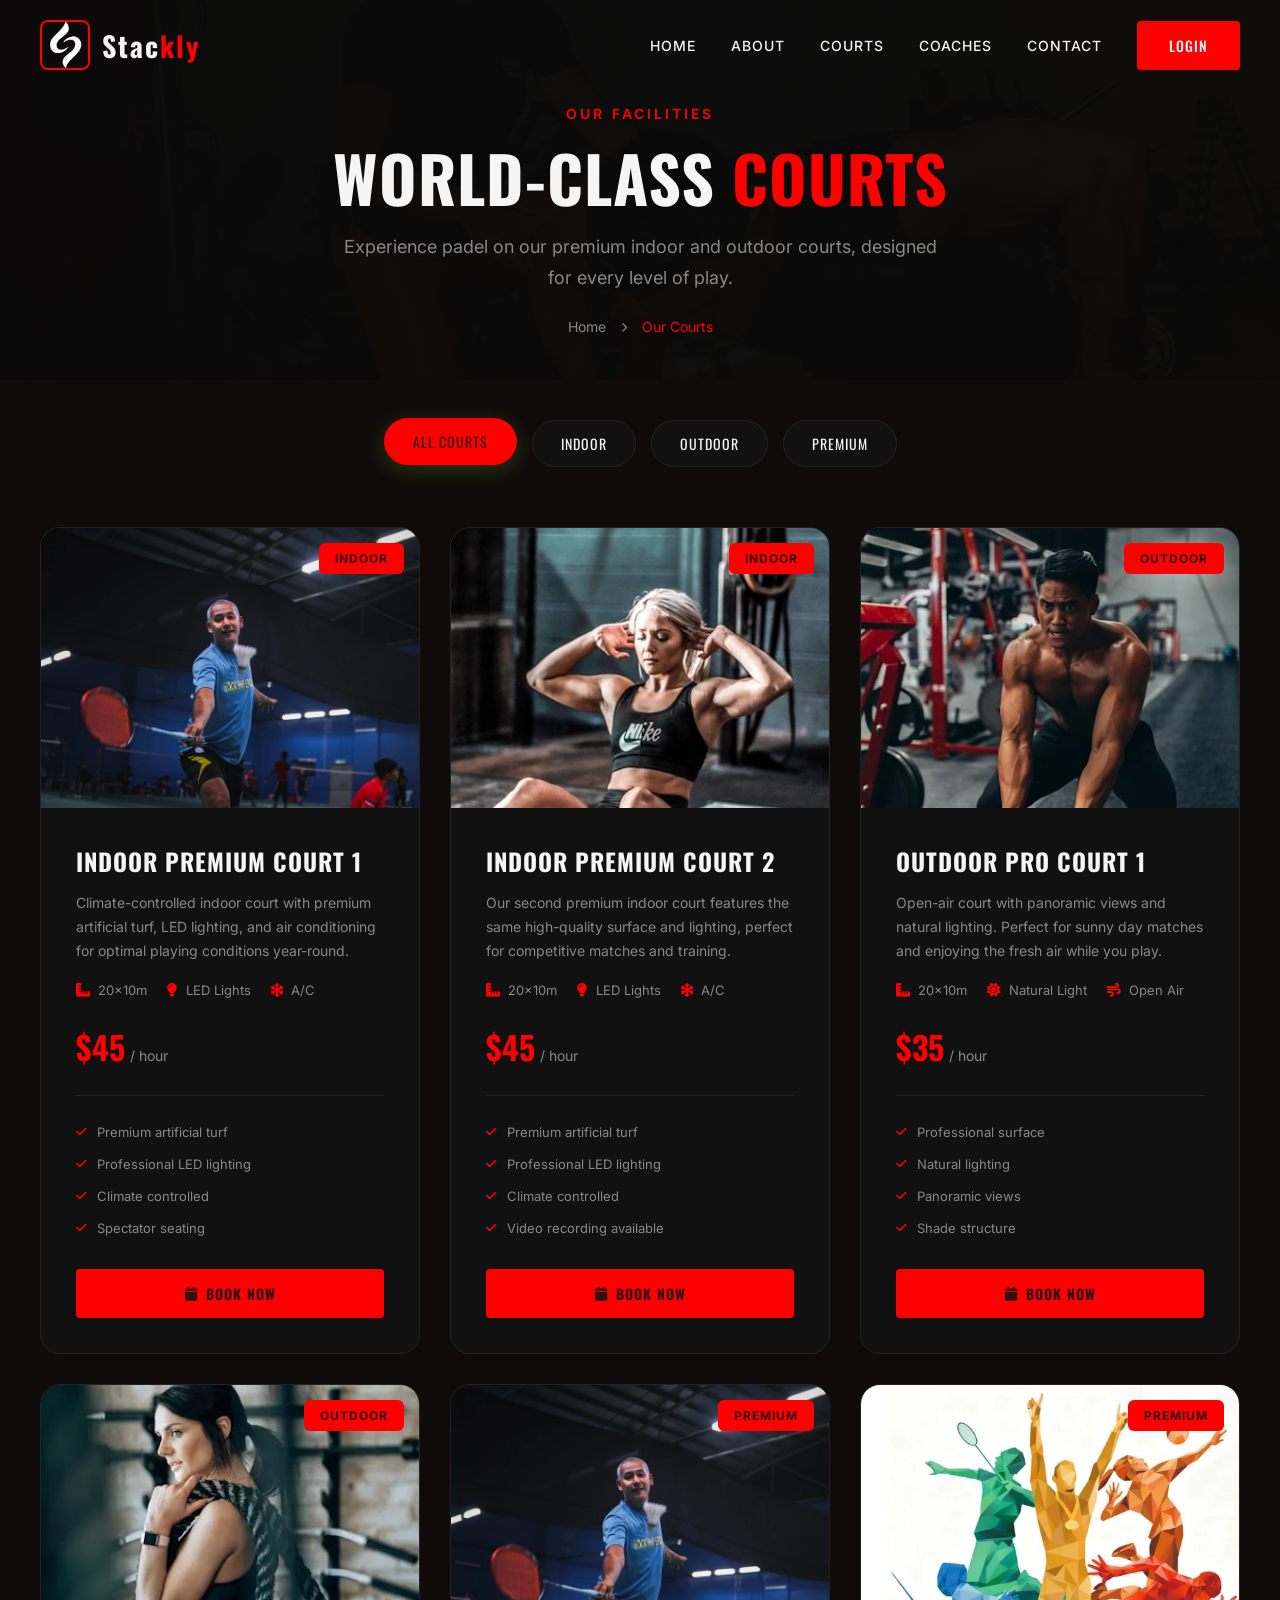
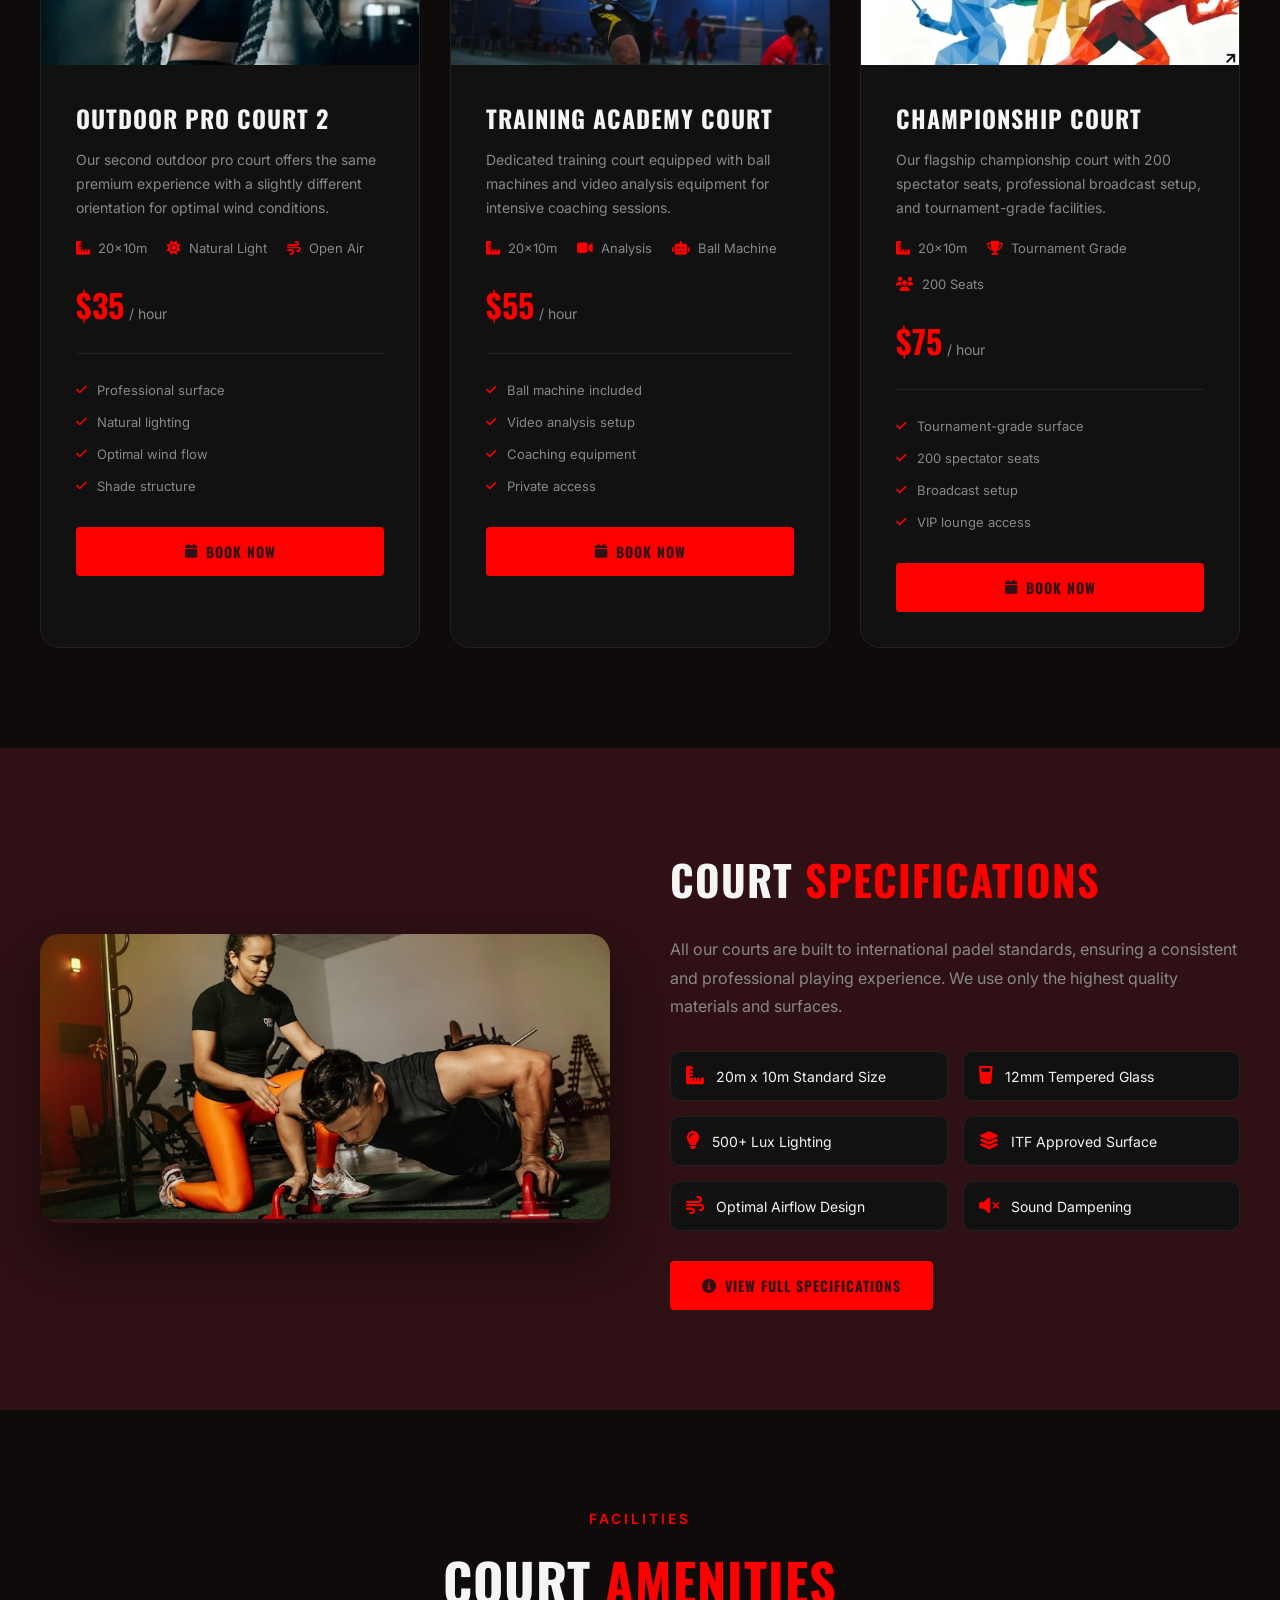
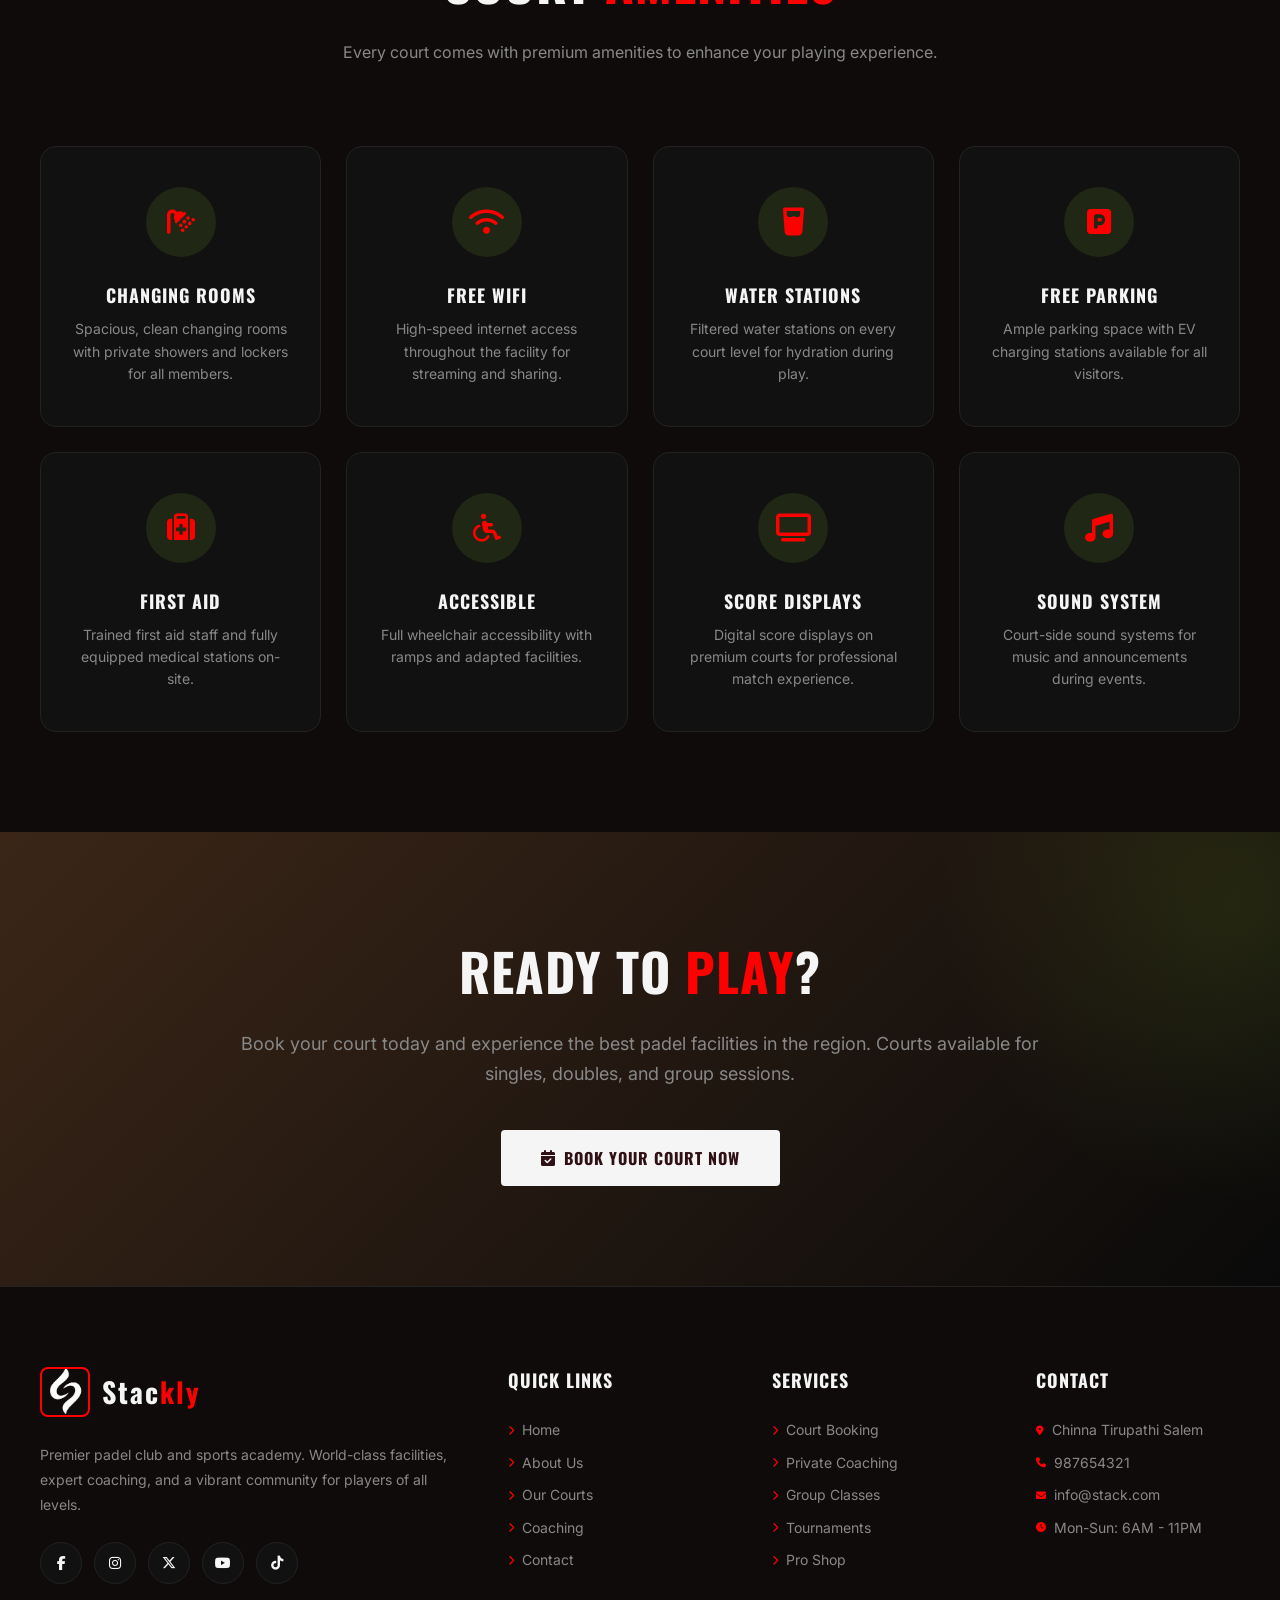
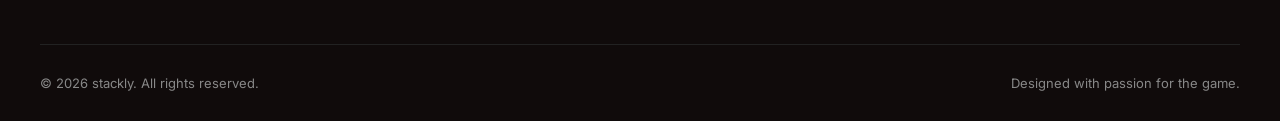
<file: courts.html>
<!DOCTYPE html>
<html lang="en">
<head>
    <meta charset="UTF-8">
<meta name="viewport" content="width=device-width, initial-scale=1, maximum-scale=1, user-scalable=no">    <title>Our Courts - Padeltaz Padel Club & Sports Academy</title>
    <link href="https://cdnjs.cloudflare.com/ajax/libs/font-awesome/6.4.0/css/all.min.css" rel="stylesheet">
    <link href="https://fonts.googleapis.com/css2?family=Oswald:wght@300;400;500;600;700&family=Inter:wght@300;400;500;600;700&display=swap" rel="stylesheet">
<link rel="stylesheet" href="https://cdnjs.cloudflare.com/ajax/libs/font-awesome/6.7.2/css/all.min.css">    <style>
         :root {
            --primary: red;
            --primary-dark: black;
            --dark: #2f1014;
            --darker: #100b0b;
            --card: #111111;
            --card-hover: #1a1a1a;
            --text: #f5f5f5;
            --text-muted: #888888;
            --border: #222222;
            --border-light: #333333;
        }
        * { margin: 0; padding: 0; box-sizing: border-box; }
        body {
            font-family: 'Inter', sans-serif;
            background: var(--dark); color: var(--text); overflow-x: hidden;
        }
        h1, h2, h3, h4, h5, h6 {
            font-family: 'Oswald', sans-serif;
            text-transform: uppercase; letter-spacing: 1px;
        }
        html {
    width: 100%;
    overflow-x: hidden;
    -webkit-text-size-adjust: 100%;
}
html,
body{
    width:100%;
    max-width:100%;
    overflow-x:hidden;
}

*{
    max-width:100%;
}
body {
    width: 100%;
    overflow-x: hidden;
    touch-action: pan-y;
}

        /* Header */
        .header {
            position: fixed; top: 0; left: 0; width: 100%; z-index: 1000;
            padding: 20px 40px; display: flex; justify-content: space-between;
            align-items: center; transition: all 0.3s ease; background: transparent;
        }
        .header.scrolled {
            background: rgba(10,10,10,0.95); backdrop-filter: blur(20px);
            padding: 15px 40px; box-shadow: 0 2px 30px rgba(0,0,0,0.5);
        }
        .logo { display: flex; align-items: center; gap: 12px; text-decoration: none; }
        .logo-img { width: 50px; height: 50px; border-radius: 8px; object-fit: cover; border: 2px solid var(--primary); }
        .logo-text { font-family: 'Oswald', sans-serif; font-size: 28px; font-weight: 700; color: var(--text); letter-spacing: 2px; }
        .logo-text span { color: var(--primary); }
        .nav { display: flex; gap: 35px; align-items: center; }
        .nav a { color: var(--text); text-decoration: none; font-size: 14px; font-weight: 500; text-transform: uppercase; letter-spacing: 1px; transition: color 0.3s; position: relative; }
        .nav a::after { content: ''; position: absolute; bottom: -5px; left: 0; width: 0; height: 2px; background: var(--primary); transition: width 0.3s; }
        .nav a:hover { color: var(--primary); }
        .nav a:hover::after { width: 100%; }
        .btn { display: inline-flex; align-items: center; gap: 8px; padding: 14px 32px; background: var(--primary); color: var(--dark); text-decoration: none; font-weight: 700; font-size: 14px; text-transform: uppercase; letter-spacing: 1px; border: none; cursor: pointer; transition: all 0.3s ease; border-radius: 4px; font-family: 'Oswald', sans-serif; }
        .btn:hover { background: var(--primary-dark); transform: translateY(-2px); box-shadow: 0 10px 30px rgba(163,230,53,0.3); }
        .btn-outline { background: transparent; border: 2px solid var(--primary); color: var(--primary); }
        .btn-outline:hover { background: var(--primary); color: var(--dark); }
        .btn-white { background: var(--text); color: var(--dark); }
        .btn-white:hover { background: var(--primary); }
        .hamburger { display: none; flex-direction: column; gap: 5px; cursor: pointer; z-index: 1001; }
        .hamburger span { width: 30px; height: 3px; background: var(--text); transition: all 0.3s; }
        .hamburger.active span:nth-child(1) { transform: rotate(45deg) translate(5px,5px); }
        .hamburger.active span:nth-child(2) { opacity: 0; }
        .hamburger.active span:nth-child(3) { transform: rotate(-45deg) translate(6px,-6px); }
        .hamburger{
    display:none;
    flex-direction:column;
    gap:6px;
    cursor:pointer;
    z-index:1002;
    flex-shrink:0;
    width:36px;
    height:36px;
    align-items:center;
    justify-content:center;
}
.hamburger span{
    display:block;
    width:28px;
    height:3px;
    background:#fff;
    border-radius:2px;
    transition:.3s;
}
        .menu-overlay { position: fixed; top: 0; left: 0; width: 100%; height: 100%; background: rgba(0,0,0,0.7); z-index: 999; opacity: 0; visibility: hidden; transition: all 0.3s; }
        .menu-overlay.active { opacity: 1; visibility: visible; }

        /* Page Hero */
        .page-hero {
            min-height: 50vh; display: flex; align-items: center; justify-content: center;
            position: relative; overflow: hidden; padding: 140px 40px 80px; text-align: center;min-height: 380px;
padding: 100px 20px 40px;
        }
        .page-hero-bg { position: absolute; top: 0; left: 0; width: 100%; height: 100%; z-index: 0; }
        .page-hero-bg::before { content: ''; position: absolute; top: 0; left: 0; width: 100%; height: 100%; background: linear-gradient(135deg, rgba(10,10,10,0.95) 0%, rgba(10,10,10,0.85) 100%); z-index: 1; }
        .page-hero-bg img { width: 100%; height: 100%; object-fit: cover; filter: brightness(0.3); }
        .page-hero-content { position: relative; z-index: 2; }
        .page-hero .tag { color: var(--primary); font-size: 14px; font-weight: 600; text-transform: uppercase; letter-spacing: 3px; margin-bottom: 20px; display: block; }
        .page-hero h1 { font-size: clamp(36px, 6vw, 64px); font-weight: 700; margin-bottom: 20px; line-height: 1.1; }
        .page-hero h1 span { color: var(--primary); }
        .page-hero p { color: var(--text-muted); font-size: 18px; max-width: 600px; margin: 0 auto; line-height: 1.7; }
        .breadcrumb { display: flex; gap: 15px; justify-content: center; margin-top: 25px; font-size: 14px; }
        .breadcrumb a { color: var(--text-muted); text-decoration: none; transition: color 0.3s; }
        .breadcrumb a:hover { color: var(--primary); }
        .breadcrumb span { color: var(--primary); }
        .breadcrumb i { color: var(--text-muted); font-size: 10px; margin-top: 4px; }

        /* Section Header */
        .section-header { text-align: center; margin-bottom: 80px; }
        .section-header .tag { color: var(--primary); font-size: 14px; font-weight: 600; text-transform: uppercase; letter-spacing: 3px; margin-bottom: 15px; display: block; }
        .section-header h2 { font-size: clamp(32px, 5vw, 52px); font-weight: 700; margin-bottom: 20px; }
        .section-header p { color: var(--text-muted); font-size: 16px; max-width: 600px; margin: 0 auto; line-height: 1.7; }

        /* Courts Filter */
        .courts-filter {
            padding: 40px 40px 0; background: var(--darker);
            display: flex; justify-content: center; gap: 15px; flex-wrap: wrap;
        }
        .filter-btn {
            padding: 12px 28px; background: var(--card); border: 1px solid var(--border);
            color: var(--text); font-family: 'Oswald', sans-serif; font-size: 14px;
            text-transform: uppercase; letter-spacing: 1px; cursor: pointer;
            border-radius: 30px; transition: all 0.3s ease;
        }
        .filter-btn:hover, .filter-btn.active {
            background: var(--primary); color: var(--dark); border-color: var(--primary);
            transform: translateY(-2px); box-shadow: 0 5px 20px rgba(163,230,53,0.2);
        }

        /* Courts Grid */
        .courts-section { padding: 60px 40px 100px; background: var(--darker); }
        .courts-grid {
            display: grid; grid-template-columns: repeat(3, 1fr);
            gap: 30px; max-width: 1300px; margin: 0 auto;
        }
        .court-card {
            background: var(--card); border-radius: 20px; overflow: hidden;
            transition: all 0.5s ease; border: 1px solid var(--border);
            position: relative;
        }
        .court-card:hover {
            transform: translateY(-15px) scale(1.02);
            border-color: var(--primary);
            box-shadow: 0 25px 50px rgba(163,230,53,0.15);
        }
        .court-card-img {
            height: 280px; overflow: hidden; position: relative;
        }
        .court-card-img img {
            width: 100%; height: 100%; object-fit: cover;
            transition: transform 0.6s ease;
        }
        .court-card:hover .court-card-img img { transform: scale(1.15); }
        .court-badge {
            position: absolute; top: 15px; right: 15px;
            background: var(--primary); color: var(--dark);
            padding: 8px 16px; border-radius: 6px; font-size: 12px;
            font-weight: 700; text-transform: uppercase; letter-spacing: 1px;
            z-index: 2;
        }
        .court-overlay {
            position: absolute; bottom: 0; left: 0; width: 100%;
            padding: 20px; background: linear-gradient(to top, rgba(10,10,10,0.9), transparent);
            display: flex; gap: 15px; opacity: 0; transform: translateY(20px);
            transition: all 0.4s ease;
        }
        .court-card:hover .court-overlay { opacity: 1; transform: translateY(0); }
        .court-overlay span {
            display: flex; align-items: center; gap: 6px;
            font-size: 12px; color: var(--text); background: rgba(255,255,255,0.1);
            padding: 6px 12px; border-radius: 20px;
        }
        .court-overlay i { color: var(--primary); }
        .court-card-body { padding: 35px; }
        .court-card-body h3 { font-size: 24px; margin-bottom: 12px; transition: color 0.3s; }
        .court-card:hover .court-card-body h3 { color: var(--primary); }
        .court-card-body p { color: var(--text-muted); font-size: 14px; line-height: 1.7; margin-bottom: 20px; }
        .court-meta {
            display: flex; gap: 20px; margin-bottom: 25px; flex-wrap: wrap;
        }
        .court-meta span {
            display: flex; align-items: center; gap: 8px;
            font-size: 13px; color: var(--text-muted);
            transition: color 0.3s;
        }
        .court-card:hover .court-meta span { color: var(--text); }
        .court-meta i { color: var(--primary); font-size: 14px; }
        .court-price {
            display: flex; align-items: baseline; gap: 5px; margin-bottom: 25px;
        }
        .court-price .price { font-size: 32px; font-weight: 700; color: var(--primary); font-family: 'Oswald', sans-serif; }
        .court-price .period { font-size: 14px; color: var(--text-muted); }
        .court-features {
            list-style: none; margin-bottom: 25px; border-top: 1px solid var(--border); padding-top: 20px;
        }
        .court-features li {
            display: flex; align-items: center; gap: 10px;
            padding: 8px 0; font-size: 13px; color: var(--text-muted);
        }
        .court-features li i { color: var(--primary); font-size: 12px; }
        .court-card .btn { width: 100%; justify-content: center; }

        /* Court Detail */
        .court-detail {
            padding: 100px 40px; background: var(--dark);
        }
        .court-detail-grid {
            display: grid; grid-template-columns: 1fr 1fr;
            gap: 60px; max-width: 1300px; margin: 0 auto; align-items: center;
        }
        .court-detail-img {
            position: relative; border-radius: 20px; overflow: hidden;
            box-shadow: 0 30px 60px rgba(0,0,0,0.5);
        }
        .court-detail-img img { width: 100%; height: 100%; object-fit: cover; transition: transform 0.5s ease; }
        .court-detail-img:hover img { transform: scale(1.05); }
        .court-detail-img::before {
            content: ''; position: absolute; top: 0; left: 0; width: 100%; height: 100%;
            background: linear-gradient(135deg, rgba(163,230,53,0.1) 0%, transparent 50%);
            z-index: 1; pointer-events: none;
        }
        .court-detail-content h2 { font-size: clamp(28px, 4vw, 42px); margin-bottom: 25px; }
        .court-detail-content h2 span { color: var(--primary); }
        .court-detail-content p { color: var(--text-muted); line-height: 1.8; margin-bottom: 20px; font-size: 16px; }
        .detail-features {
            display: grid; grid-template-columns: 1fr 1fr; gap: 15px; margin: 30px 0;
        }
        .detail-feature {
            display: flex; align-items: center; gap: 12px;
            padding: 15px; background: var(--card); border-radius: 10px;
            border: 1px solid var(--border); transition: all 0.3s ease;
        }
        .detail-feature:hover {
            border-color: var(--primary); transform: translateX(8px);
            box-shadow: 0 5px 20px rgba(163,230,53,0.1);
        }
        .detail-feature i { color: var(--primary); font-size: 18px; }
        .detail-feature span { font-size: 14px; color: var(--text); }

        /* Amenities */
        .amenities {
            padding: 100px 40px; background: var(--darker);
        }
        .amenities-grid {
            display: grid; grid-template-columns: repeat(4, 1fr);
            gap: 25px; max-width: 1300px; margin: 0 auto;
        }
        .amenity-card {
            background: var(--card); border: 1px solid var(--border);
            border-radius: 16px; padding: 40px 30px; text-align: center;
            transition: all 0.4s ease; position: relative; overflow: hidden;
        }
        .amenity-card::before {
            content: ''; position: absolute; top: 0; left: 0;
            width: 100%; height: 3px; background: var(--primary);
            transform: scaleX(0); transition: transform 0.4s ease;
        }
        .amenity-card:hover::before { transform: scaleX(1); }
        .amenity-card:hover {
            transform: translateY(-10px); border-color: var(--primary);
            box-shadow: 0 15px 35px rgba(163,230,53,0.1);
        }
        .amenity-icon {
            width: 70px; height: 70px; border-radius: 50%;
            background: rgba(163,230,53,0.1); display: flex;
            align-items: center; justify-content: center;
            margin: 0 auto 25px; font-size: 28px; color: var(--primary);
            transition: all 0.4s ease;
        }
        .amenity-card:hover .amenity-icon {
            background: var(--primary); color: var(--dark);
            transform: rotateY(360deg) scale(1.1);
        }
        .amenity-card h3 { font-size: 18px; margin-bottom: 10px; }
        .amenity-card p { color: var(--text-muted); font-size: 14px; line-height: 1.6; }

        /* Booking CTA */
        .booking-cta {
            padding: 100px 40px;
            background: linear-gradient(135deg, rgba(163,230,53,0.1) 0%, rgba(10,10,10,1) 100%);
            position: relative; overflow: hidden;
        }
        .booking-cta::before {
            content: ''; position: absolute; top: -50%; right: -20%;
            width: 600px; height: 600px;
            background: radial-gradient(circle, rgba(163,230,53,0.1) 0%, transparent 70%);
            border-radius: 50%;
        }
        .booking-cta-content {
            max-width: 800px; margin: 0 auto; text-align: center;
            position: relative; z-index: 1;
        }
        .booking-cta h2 { font-size: clamp(32px, 5vw, 52px); margin-bottom: 20px; }
        .booking-cta p { color: var(--text-muted); font-size: 18px; line-height: 1.7; margin-bottom: 40px; }

        /* Footer */
        .footer { background: var(--darker); padding: 80px 40px 30px; border-top: 1px solid var(--border); }
        .footer-grid { display: grid; grid-template-columns: 2fr 1fr 1fr 1fr; gap: 60px; max-width: 1300px; margin: 0 auto 60px; }
        .footer-brand .logo { margin-bottom: 25px; }
        .footer-brand p { color: var(--text-muted); line-height: 1.8; font-size: 14px; margin-bottom: 25px; }
        .footer-social { display: flex; gap: 12px; }
        .footer-social a { width: 42px; height: 42px; border-radius: 50%; background: var(--card); border: 1px solid var(--border); display: flex; align-items: center; justify-content: center; color: var(--text); text-decoration: none; transition: all 0.3s; font-size: 14px; }
        .footer-social a:hover { background: var(--primary); border-color: var(--primary); color: var(--dark); }
        .footer-col h4 { font-size: 18px; margin-bottom: 25px; color: var(--text); }
        .footer-col ul { list-style: none; }
        .footer-col ul li { margin-bottom: 12px; }
        .footer-col ul li a { color: var(--text-muted); text-decoration: none; font-size: 14px; transition: all 0.3s; display: flex; align-items: center; gap: 8px; }
        .footer-col ul li a:hover { color: var(--primary); padding-left: 5px; }
        .footer-col ul li a i { font-size: 10px; color: var(--primary); }
        .footer-bottom { max-width: 1300px; margin: 0 auto; padding-top: 30px; border-top: 1px solid var(--border); display: flex; justify-content: space-between; align-items: center; flex-wrap: wrap; gap: 20px; }
        .footer-bottom p { color: var(--text-muted); font-size: 13px; }
        .footer-logo-center { display: flex; align-items: center; gap: 10px; }
        .footer-logo-center img { width: 40px; height: 40px; border-radius: 6px; object-fit: cover; border: 1px solid var(--primary); }
        .footer-logo-center span { font-family: 'Oswald', sans-serif; font-size: 20px; font-weight: 700; letter-spacing: 1px; }

        /* Animations */
        .fade-in { opacity: 0; transform: translateY(40px); transition: all 0.8s ease; }
        .fade-in.visible { opacity: 1; transform: translateY(0); }
        .fade-in-left { opacity: 0; transform: translateX(-60px); transition: all 0.8s ease; }
        .fade-in-left.visible { opacity: 1; transform: translateX(0); }
        .fade-in-right { opacity: 0; transform: translateX(60px); transition: all 0.8s ease; }
        .fade-in-right.visible { opacity: 1; transform: translateX(0); }
        .scale-in { opacity: 0; transform: scale(0.8); transition: all 0.8s ease; }
        .scale-in.visible { opacity: 1; transform: scale(1); }
        .flip-in { opacity: 0; transform: rotateY(-90deg); transition: all 0.8s ease; }
        .flip-in.visible { opacity: 1; transform: rotateY(0); }

        /* Responsive */
        @media (max-width: 1024px) {
            .courts-grid { grid-template-columns: repeat(2, 1fr); }
            .amenities-grid { grid-template-columns: repeat(2, 1fr); }
            .court-detail-grid { grid-template-columns: 1fr; }
            .footer-grid { grid-template-columns: 1fr 1fr; }
        }
        @media (max-width: 768px) {
            .header{
    justify-content:space-between;
    align-items:center;
}

.logo{
    flex:1;
    min-width:0;
}

.hamburger{
    margin-left:15px;
}
.header{
    padding:15px 20px;
    background:rgba(10,10,10,.95);
    backdrop-filter:blur(12px);
}            .nav { position: fixed; top: 0; right: -100%; width: 80%; max-width: 350px; height: 100vh; background: var(--darker); flex-direction: column; justify-content: center; gap: 30px; transition: right 0.4s ease; border-left: 1px solid var(--border); padding: 40px; }
            .nav.active { right: 0; }
            .hamburger { display: flex; }
.page-hero{
    min-height:380px;
    padding:90px 20px 40px;
}           .courts-grid { grid-template-columns: 1fr; }
            .amenities-grid { grid-template-columns: 1fr; }
            .detail-features { grid-template-columns: 1fr; }
            .footer-grid { grid-template-columns: 1fr; gap: 40px; }
            .footer-bottom { flex-direction: column; text-align: center; }
            /* section { padding: 60px 20px !important; } */
        }





.footer-col ul li a {
    display: inline-flex;
    width: fit-content;
    cursor: pointer;
}

.footer-col ul li {
    width: fit-content;
}




    </style>
<!-- <base target="_blank"> -->
</head>
<body>

    <header class="header" id="header">
        <a href="index.html" class="logo">
            <img src="logoo.webp" alt="Padeltaz Logo" class="logo-img">
            <span class="logo-text">Stac<span>kly</span></span>
        </a>
      <nav class="nav" id="nav">
            <a href="index.html">Home</a>
            <a href="about.html">About</a>
            <a href="courts.html">Courts</a>
            <a href="couch.html">Coaches</a>
            <!-- <a href="404.html">Pricing</a> -->
            <a href="contact.html">Contact</a>
            <a href="login.html" class="btn">Login</a>
        </nav>
        <div class="hamburger" id="hamburger"><span></span><span></span><span></span></div>
    </header>
    <div class="menu-overlay" id="menuOverlay"></div>

    <!-- Page Hero -->
    <section class="page-hero">
        <div class="page-hero-bg">
            <img src="8.webp" alt="Courts">
        </div>
        <div class="page-hero-content fade-in">
            <span class="tag">Our Facilities</span>
            <h1>World-Class <span>Courts</span></h1>
            <p>Experience padel on our premium indoor and outdoor courts, designed for every level of play.</p>
            <div class="breadcrumb">
                <a href="index.html">Home</a>
                <i class="fas fa-chevron-right"></i>
                <span>Our Courts</span>
            </div>
        </div>
    </section>

    <!-- Courts Filter -->
    <div class="courts-filter fade-in">
        <button class="filter-btn active" data-filter="all">All Courts</button>
        <button class="filter-btn" data-filter="indoor">Indoor</button>
        <button class="filter-btn" data-filter="outdoor">Outdoor</button>
        <button class="filter-btn" data-filter="premium">Premium</button>
    </div>

    <!-- Courts Grid -->
    <section class="courts-section">
        <div class="courts-grid">
            <!-- Court 1 -->
            <div class="court-card fade-in scale-in" data-category="indoor">
                <div class="court-card-img">
                    <img src="2.webp" alt="Indoor Court">
                    <span class="court-badge">Indoor</span>
                    <div class="court-overlay">
                        <span><i class="fas fa-ruler-combined"></i> 20x10m</span>
                        <span><i class="fas fa-lightbulb"></i> LED</span>
                        <span><i class="fas fa-snowflake"></i> A/C</span>
                    </div>
                </div>
                <div class="court-card-body">
                    <h3>Indoor Premium Court 1</h3>
                    <p>Climate-controlled indoor court with premium artificial turf, LED lighting, and air conditioning for optimal playing conditions year-round.</p>
                    <div class="court-meta">
                        <span><i class="fas fa-ruler-combined"></i> 20x10m</span>
                        <span><i class="fas fa-lightbulb"></i> LED Lights</span>
                        <span><i class="fas fa-snowflake"></i> A/C</span>
                    </div>
                    <div class="court-price">
                        <span class="price">$45</span>
                        <span class="period">/ hour</span>
                    </div>
                    <ul class="court-features">
                        <li><i class="fas fa-check"></i> Premium artificial turf</li>
                        <li><i class="fas fa-check"></i> Professional LED lighting</li>
                        <li><i class="fas fa-check"></i> Climate controlled</li>
                        <li><i class="fas fa-check"></i> Spectator seating</li>
                    </ul>
                    <a href="404.html" class="btn"><i class="fas fa-calendar"></i> Book Now</a>
                </div>
            </div>

            <!-- Court 2 -->
            <div class="court-card fade-in scale-in" data-category="indoor">
                <div class="court-card-img">
                    <img src="5.webp" alt="Indoor Court">
                    <span class="court-badge">Indoor</span>
                    <div class="court-overlay">
                        <span><i class="fas fa-ruler-combined"></i> 20x10m</span>
                        <span><i class="fas fa-lightbulb"></i> LED</span>
                        <span><i class="fas fa-snowflake"></i> A/C</span>
                    </div>
                </div>
                <div class="court-card-body">
                    <h3>Indoor Premium Court 2</h3>
                    <p>Our second premium indoor court features the same high-quality surface and lighting, perfect for competitive matches and training.</p>
                    <div class="court-meta">
                        <span><i class="fas fa-ruler-combined"></i> 20x10m</span>
                        <span><i class="fas fa-lightbulb"></i> LED Lights</span>
                        <span><i class="fas fa-snowflake"></i> A/C</span>
                    </div>
                    <div class="court-price">
                        <span class="price">$45</span>
                        <span class="period">/ hour</span>
                    </div>
                    <ul class="court-features">
                        <li><i class="fas fa-check"></i> Premium artificial turf</li>
                        <li><i class="fas fa-check"></i> Professional LED lighting</li>
                        <li><i class="fas fa-check"></i> Climate controlled</li>
                        <li><i class="fas fa-check"></i> Video recording available</li>
                    </ul>
                    <a href="404.html" class="btn"><i class="fas fa-calendar"></i> Book Now</a>
                </div>
            </div>

            <!-- Court 3 -->
            <div class="court-card fade-in scale-in" data-category="outdoor">
                <div class="court-card-img">
                    <img src="6.webp" alt="Outdoor Court">
                    <span class="court-badge">Outdoor</span>
                    <div class="court-overlay">
                        <span><i class="fas fa-ruler-combined"></i> 20x10m</span>
                        <span><i class="fas fa-sun"></i> Natural</span>
                        <span><i class="fas fa-wind"></i> Open</span>
                    </div>
                </div>
                <div class="court-card-body">
                    <h3>Outdoor Pro Court 1</h3>
                    <p>Open-air court with panoramic views and natural lighting. Perfect for sunny day matches and enjoying the fresh air while you play.</p>
                    <div class="court-meta">
                        <span><i class="fas fa-ruler-combined"></i> 20x10m</span>
                        <span><i class="fas fa-sun"></i> Natural Light</span>
                        <span><i class="fas fa-wind"></i> Open Air</span>
                    </div>
                    <div class="court-price">
                        <span class="price">$35</span>
                        <span class="period">/ hour</span>
                    </div>
                    <ul class="court-features">
                        <li><i class="fas fa-check"></i> Professional surface</li>
                        <li><i class="fas fa-check"></i> Natural lighting</li>
                        <li><i class="fas fa-check"></i> Panoramic views</li>
                        <li><i class="fas fa-check"></i> Shade structure</li>
                    </ul>
                    <a href="404.html" class="btn"><i class="fas fa-calendar"></i> Book Now</a>
                </div>
            </div>

            <!-- Court 4 -->
            <div class="court-card fade-in scale-in" data-category="outdoor">
                <div class="court-card-img">
                    <img src="7.webp" alt="Outdoor Court">
                    <span class="court-badge">Outdoor</span>
                    <div class="court-overlay">
                        <span><i class="fas fa-ruler-combined"></i> 20x10m</span>
                        <span><i class="fas fa-sun"></i> Natural</span>
                        <span><i class="fas fa-wind"></i> Open</span>
                    </div>
                </div>
                <div class="court-card-body">
                    <h3>Outdoor Pro Court 2</h3>
                    <p>Our second outdoor pro court offers the same premium experience with a slightly different orientation for optimal wind conditions.</p>
                    <div class="court-meta">
                        <span><i class="fas fa-ruler-combined"></i> 20x10m</span>
                        <span><i class="fas fa-sun"></i> Natural Light</span>
                        <span><i class="fas fa-wind"></i> Open Air</span>
                    </div>
                    <div class="court-price">
                        <span class="price">$35</span>
                        <span class="period">/ hour</span>
                    </div>
                    <ul class="court-features">
                        <li><i class="fas fa-check"></i> Professional surface</li>
                        <li><i class="fas fa-check"></i> Natural lighting</li>
                        <li><i class="fas fa-check"></i> Optimal wind flow</li>
                        <li><i class="fas fa-check"></i> Shade structure</li>
                    </ul>
                    <a href="404.html" class="btn"><i class="fas fa-calendar"></i> Book Now</a>
                </div>
            </div>

            <!-- Court 5 -->
            <div class="court-card fade-in scale-in" data-category="premium">
                <div class="court-card-img">
                    <img src="2.webp" alt="Training Court">
                    <span class="court-badge">Premium</span>
                    <div class="court-overlay">
                        <span><i class="fas fa-ruler-combined"></i> 20x10m</span>
                        <span><i class="fas fa-video"></i> Analysis</span>
                        <span><i class="fas fa-robot"></i> Machine</span>
                    </div>
                </div>
                <div class="court-card-body">
                    <h3>Training Academy Court</h3>
                    <p>Dedicated training court equipped with ball machines and video analysis equipment for intensive coaching sessions.</p>
                    <div class="court-meta">
                        <span><i class="fas fa-ruler-combined"></i> 20x10m</span>
                        <span><i class="fas fa-video"></i> Analysis</span>
                        <span><i class="fas fa-robot"></i> Ball Machine</span>
                    </div>
                    <div class="court-price">
                        <span class="price">$55</span>
                        <span class="period">/ hour</span>
                    </div>
                    <ul class="court-features">
                        <li><i class="fas fa-check"></i> Ball machine included</li>
                        <li><i class="fas fa-check"></i> Video analysis setup</li>
                        <li><i class="fas fa-check"></i> Coaching equipment</li>
                        <li><i class="fas fa-check"></i> Private access</li>
                    </ul>
                    <a href="404.html" class="btn"><i class="fas fa-calendar"></i> Book Now</a>
                </div>
            </div>

            <!-- Court 6 -->
            <div class="court-card fade-in scale-in" data-category="premium">
                <div class="court-card-img">
                    <img src="1 (1).webp" alt="Championship Court">
                    <span class="court-badge">Premium</span>
                    <div class="court-overlay">
                        <span><i class="fas fa-ruler-combined"></i> 20x10m</span>
                        <span><i class="fas fa-trophy"></i> Pro</span>
                        <span><i class="fas fa-users"></i> 200 Seats</span>
                    </div>
                </div>
                <div class="court-card-body">
                    <h3>Championship Court</h3>
                    <p>Our flagship championship court with 200 spectator seats, professional broadcast setup, and tournament-grade facilities.</p>
                    <div class="court-meta">
                        <span><i class="fas fa-ruler-combined"></i> 20x10m</span>
                        <span><i class="fas fa-trophy"></i> Tournament Grade</span>
                        <span><i class="fas fa-users"></i> 200 Seats</span>
                    </div>
                    <div class="court-price">
                        <span class="price">$75</span>
                        <span class="period">/ hour</span>
                    </div>
                    <ul class="court-features">
                        <li><i class="fas fa-check"></i> Tournament-grade surface</li>
                        <li><i class="fas fa-check"></i> 200 spectator seats</li>
                        <li><i class="fas fa-check"></i> Broadcast setup</li>
                        <li><i class="fas fa-check"></i> VIP lounge access</li>
                    </ul>
                    <a href="404.html" class="btn"><i class="fas fa-calendar"></i> Book Now</a>
                </div>
            </div>
        </div>
    </section>

    <!-- Court Detail -->
    <section class="court-detail">
        <div class="court-detail-grid">
            <div class="court-detail-img fade-in-left">
                <img src="8.webp" alt="Court Detail">
            </div>
            <div class="court-detail-content fade-in-right">
                <h2>Court <span>Specifications</span></h2>
                <p>All our courts are built to international padel standards, ensuring a consistent and professional playing experience. We use only the highest quality materials and surfaces.</p>
                <!-- <p>Each court features reinforced glass walls, professional-grade artificial turf, and precision-engineered lighting systems that eliminate shadows and provide optimal visibility for every shot.</p> -->
                <div class="detail-features">
                    <div class="detail-feature"><i class="fas fa-ruler-combined"></i><span>20m x 10m Standard Size</span></div>
                    <div class="detail-feature"><i class="fas fa-glass-water"></i><span>12mm Tempered Glass</span></div>
                    <div class="detail-feature"><i class="fas fa-lightbulb"></i><span>500+ Lux Lighting</span></div>
                    <div class="detail-feature"><i class="fas fa-layer-group"></i><span>ITF Approved Surface</span></div>
                    <div class="detail-feature"><i class="fas fa-wind"></i><span>Optimal Airflow Design</span></div>
                    <div class="detail-feature"><i class="fas fa-volume-mute"></i><span>Sound Dampening</span></div>
                </div>
                <a href="404.html" class="btn"><i class="fas fa-info-circle"></i> View Full Specifications</a>
            </div>
        </div>
    </section>

    <!-- Amenities -->
    <section class="amenities">
        <div class="section-header fade-in">
            <span class="tag">Facilities</span>
            <h2>Court <span style="color: var(--primary);">Amenities</span></h2>
            <p>Every court comes with premium amenities to enhance your playing experience.</p>
        </div>
        <div class="amenities-grid">
            <div class="amenity-card fade-in scale-in">
                <div class="amenity-icon"><i class="fas fa-shower"></i></div>
                <h3>Changing Rooms</h3>
                <p>Spacious, clean changing rooms with private showers and lockers for all members.</p>
            </div>
            <div class="amenity-card fade-in scale-in">
                <div class="amenity-icon"><i class="fas fa-wifi"></i></div>
                <h3>Free WiFi</h3>
                <p>High-speed internet access throughout the facility for streaming and sharing.</p>
            </div>
            <div class="amenity-card fade-in scale-in">
                <div class="amenity-icon"><i class="fas fa-glass-water"></i></div>
                <h3>Water Stations</h3>
                <p>Filtered water stations on every court level for hydration during play.</p>
            </div>
            <div class="amenity-card fade-in scale-in">
                <div class="amenity-icon"><i class="fas fa-parking"></i></div>
                <h3>Free Parking</h3>
                <p>Ample parking space with EV charging stations available for all visitors.</p>
            </div>
            <div class="amenity-card fade-in scale-in">
                <div class="amenity-icon"><i class="fas fa-medkit"></i></div>
                <h3>First Aid</h3>
                <p>Trained first aid staff and fully equipped medical stations on-site.</p>
            </div>
            <div class="amenity-card fade-in scale-in">
                <div class="amenity-icon"><i class="fas fa-wheelchair"></i></div>
                <h3>Accessible</h3>
                <p>Full wheelchair accessibility with ramps and adapted facilities.</p>
            </div>
            <div class="amenity-card fade-in scale-in">
                <div class="amenity-icon"><i class="fas fa-tv"></i></div>
                <h3>Score Displays</h3>
                <p>Digital score displays on premium courts for professional match experience.</p>
            </div>
            <div class="amenity-card fade-in scale-in">
                <div class="amenity-icon"><i class="fas fa-music"></i></div>
                <h3>Sound System</h3>
                <p>Court-side sound systems for music and announcements during events.</p>
            </div>
        </div>
    </section>

    <!-- Booking CTA -->
    <section class="booking-cta">
        <div class="booking-cta-content fade-in">
            <h2>Ready to <span style="color: var(--primary);">Play</span>?</h2>
            <p>Book your court today and experience the best padel facilities in the region. Courts available for singles, doubles, and group sessions.</p>
            <a href="404.html" class="btn btn-white" style="font-size: 16px; padding: 16px 40px;"><i class="fas fa-calendar-check"></i> Book Your Court Now</a>
        </div>
    </section>

    <!-- Footer -->
    <footer class="footer">
        <div class="footer-grid">
            <div class="footer-brand">
                  <a href="index.html" class="logo">
                    <img src="logoo.webp" alt="Padeltaz Logo" class="logo-img">
                    <span class="logo-text">Stac<span>kly</span></span>
                </a>
                <p>Premier padel club and sports academy. World-class facilities, expert coaching, and a vibrant community for players of all levels.</p>
                <div class="footer-social">
                    <a href="404.html"><i class="fab fa-facebook-f"></i></a>
                    <a href="404.html"><i class="fab fa-instagram"></i></a>
                    <a href="404.html">    <i class="fa-brands fa-x-twitter"></i>
</a>
                    <a href="404.html"><i class="fab fa-youtube"></i></a>
                    <a href="404.html"><i class="fab fa-tiktok"></i></a>
                </div>
            </div>
            <div class="footer-col">
                <h4>Quick Links</h4>
                   <ul>
                                        <li><a href="index.html"><i class="fas fa-chevron-right"></i> Home</a></li>

                    <li><a href="about.html"><i class="fas fa-chevron-right"></i> About Us</a></li>
                    <li><a href="courts.html"><i class="fas fa-chevron-right"></i> Our Courts</a></li>
                    <li><a href="couch.html"><i class="fas fa-chevron-right"></i> Coaching</a></li>
                    <li><a href="contact.html"><i class="fas fa-chevron-right"></i> Contact</a></li>
                </ul>
            </div>
            <div class="footer-col">
                <h4>Services</h4>
                <ul>
                    <li><a href="404.html"><i class="fas fa-chevron-right"></i> Court Booking</a></li>
                    <li><a href="404.html"><i class="fas fa-chevron-right"></i> Private Coaching</a></li>
                    <li><a href="404.html"><i class="fas fa-chevron-right"></i> Group Classes</a></li>
                    <li><a href="404.html"><i class="fas fa-chevron-right"></i> Tournaments</a></li>
                                        <li><a href="404.html"><i class="fas fa-chevron-right"></i> Pro Shop</a></li>

                </ul>
            </div>
            <div class="footer-col">
                <h4>Contact</h4>
                  <ul>
                    <li><a href="404.html"><i class="fas fa-map-marker-alt"></i> Chinna Tirupathi Salem</a></li>
                    <li><a href="404.html"><i class="fas fa-phone"></i> 987654321</a></li>
                    <li><a href="404.html"><i class="fas fa-envelope"></i> info@stack.com</a></li>
                    <li><a href="404.html"><i class="fas fa-clock"></i> Mon-Sun: 6AM - 11PM</a></li>
                </ul>
            </div>
        </div>
        <div class="footer-bottom">
            <p>&copy; 2026 stackly. All rights reserved.</p>
            <!-- <div class="footer-logo-center">
                <img src="https://images.unsplash.com/photo-1554068865-24cecd4e34b8?w=100&h=100&fit=crop" alt="Logo">
                <span>PADEL<span style="color: var(--primary);">TAZ</span></span>
            </div> -->
            <p>Designed with passion for the game.</p>
        </div>
    </footer>

    <script>
        const header = document.getElementById('header');
        window.addEventListener('scroll', () => header.classList.toggle('scrolled', window.scrollY > 50));

        const hamburger = document.getElementById('hamburger');
        const nav = document.getElementById('nav');
        const menuOverlay = document.getElementById('menuOverlay');
        hamburger.addEventListener('click', () => {
            hamburger.classList.toggle('active');
            nav.classList.toggle('active');
            menuOverlay.classList.toggle('active');
            document.body.style.overflow = nav.classList.contains('active') ? 'hidden' : '';
        });
        menuOverlay.addEventListener('click', () => {
            hamburger.classList.remove('active');
            nav.classList.remove('active');
            menuOverlay.classList.remove('active');
            document.body.style.overflow = '';
        });
        nav.querySelectorAll('a').forEach(link => {
            link.addEventListener('click', () => {
                hamburger.classList.remove('active');
                nav.classList.remove('active');
                menuOverlay.classList.remove('active');
                document.body.style.overflow = '';
            });
        });

        const observer = new IntersectionObserver((entries) => {
            entries.forEach(entry => { if (entry.isIntersecting) entry.target.classList.add('visible'); });
        }, { threshold: 0.1, rootMargin: '0px 0px -50px 0px' });
        document.querySelectorAll('.fade-in, .fade-in-left, .fade-in-right, .scale-in, .flip-in').forEach(el => observer.observe(el));

        // Filter functionality
        const filterBtns = document.querySelectorAll('.filter-btn');
        const courtCards = document.querySelectorAll('.court-card');
        filterBtns.forEach(btn => {
            btn.addEventListener('click', () => {
                filterBtns.forEach(b => b.classList.remove('active'));
                btn.classList.add('active');
                const filter = btn.getAttribute('data-filter');
                courtCards.forEach(card => {
                    const category = card.getAttribute('data-category');
                    if (filter === 'all' || category === filter) {
                        card.style.display = 'block';
                        setTimeout(() => card.style.opacity = '1', 10);
                    } else {
                        card.style.opacity = '0';
                        setTimeout(() => card.style.display = 'none', 300);
                    }
                });
            });
        });
        window.addEventListener("load", () => {
    setTimeout(() => {
        window.scrollTo(0, 1);
        window.scrollTo(0, 0);
    }, 100);
});


window.addEventListener("pageshow", function () {
    document.body.style.zoom = "100%";
});





    </script>
</body>
</html>
</file>
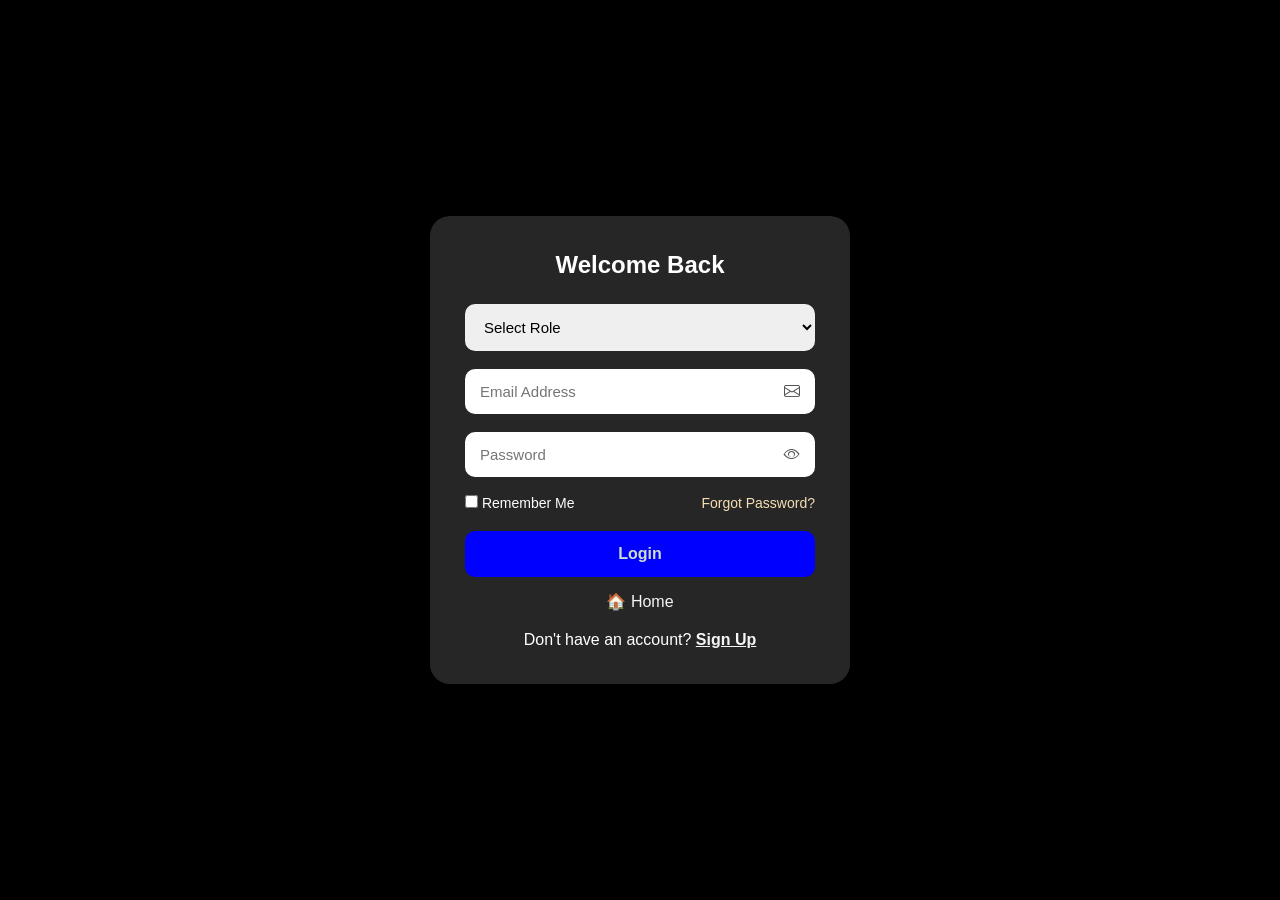
<file: login.html>
<!DOCTYPE html>
<html lang="en">
<head>
<meta charset="UTF-8">
<meta name="viewport" content="width=device-width, initial-scale=1.0">
<title>Login</title>

<link href="https://cdn.jsdelivr.net/npm/bootstrap-icons@1.11.3/font/bootstrap-icons.css" rel="stylesheet">

<style>
*{
margin:0;
padding:0;
box-sizing:border-box;
font-family:Poppins,sans-serif;
}

body{
display:flex;
justify-content:center;
align-items:center;
min-height:100vh;
background:linear-gradient(135deg,black,black,black);
padding:20px;
}

.login-box{
width:100%;
max-width:420px;
background:rgba(255,255,255,.15);
backdrop-filter:blur(18px);
border-radius:20px;
padding:35px;
box-shadow:0 15px 40px rgba(0,0,0,.25);
color:white;
}

.login-box h2{
text-align:center;
margin-bottom:25px;
}

.input-group{
position:relative;
margin-bottom:18px;
}

.input-group input,
.input-group select{
width:100%;
padding:14px 45px 14px 15px;
border:none;
border-radius:10px;
outline:none;
font-size:15px;
}

.input-group i{
position:absolute;
right:15px;
top:50%;
transform:translateY(-50%);
cursor:pointer;
color:#555;
}

.options{
display:flex;
justify-content:space-between;
align-items:center;
font-size:14px;
margin-bottom:20px;
}

.options a{
color:wheat;
text-decoration:none;
}

button{
width:100%;
padding:14px;
border:none;
border-radius:10px;
background:blue;
color:#cfddcd;
font-size:16px;
font-weight:600;
cursor:pointer;
transition:.3s;
}

button:hover{
background:white;
color:#333085;
}

.home{
display:block;
margin-top:15px;
text-align:center;
text-decoration:none;
color:whitesmoke;
}

.signup{
margin-top:20px;
text-align:center;
}

.signup a{
color:whitesmoke;
font-weight:bold;
}

@media(max-width:500px){
.login-box{
padding:25px;
}
}
</style>
</head>

<body>

<div class="login-box">

<h2>Welcome Back</h2>

<form id="loginForm">

<div class="input-group">
<select required>
<option value="">Select Role</option>
<option>Admin</option>
<option>User</option>
</select>
</div>

<div class="input-group">
<input type="email" id="email" placeholder="Email Address" required><i class="bi bi-envelope"></i>
</div>

<div class="input-group">
<input
type="password"
id="password"
placeholder="Password"
required
pattern="^(?=.*[a-z])(?=.*[A-Z])(?=.*\d)(?=.*[@$!%*?&.#^()_+\-=\[\]{};':&quot;\\|,.<>\/]).{8,}$"
title="Minimum 8 characters, 1 uppercase, 1 lowercase, 1 number and 1 special character"><i class="bi bi-eye" id="eye"></i>
</div>

<div class="options">

<label>
<input type="checkbox">
Remember Me
</label>

<a href="404.html">Forgot Password?</a>

</div>

<button type="submit">
Login
</button>

<a href="index.html" class="home">
🏠 Home
</a>

<div class="signup">
Don't have an account?
<a href="sig.html">Sign Up</a>
</div>

</form>

</div>

<script>

const eye=document.getElementById("eye");
const pass=document.getElementById("password");

eye.onclick=function(){

if(pass.type=="password"){
pass.type="text";
eye.classList.remove("bi-eye");
eye.classList.add("bi-eye-slash");
}else{
pass.type="password";
eye.classList.remove("bi-eye-slash");
eye.classList.add("bi-eye");
}

}
document.getElementById("loginForm").addEventListener("submit", function(e) {
    e.preventDefault();

    const role = document.querySelector("select").value;
    const password = document.getElementById("password").value;

    // Password Validation
    const passwordPattern =
        /^(?=.*[a-z])(?=.*[A-Z])(?=.*\d)(?=.*[@$!%*?&.#^()_+\-=\[\]{};':"\\|,.<>\/]).{8,}$/;

    if (!passwordPattern.test(password)) {
        alert("Password must contain:\n\n• Minimum 8 characters\n• One Uppercase\n• One Lowercase\n• One Number\n• One Special Character");
        return;
    }

    // Role Validation
    if (role === "Admin") {
        window.location.href = "admin.html";
    } else if (role === "User") {
        window.location.href = "user.html";
    } else {
        alert("Please select a role.");
    }
});
const role = document.querySelector("select").value;
const email = document.getElementById("email").value;
const password = document.getElementById("password").value;

localStorage.setItem("userEmail", email);
</script>

</body>
</html>
</file>
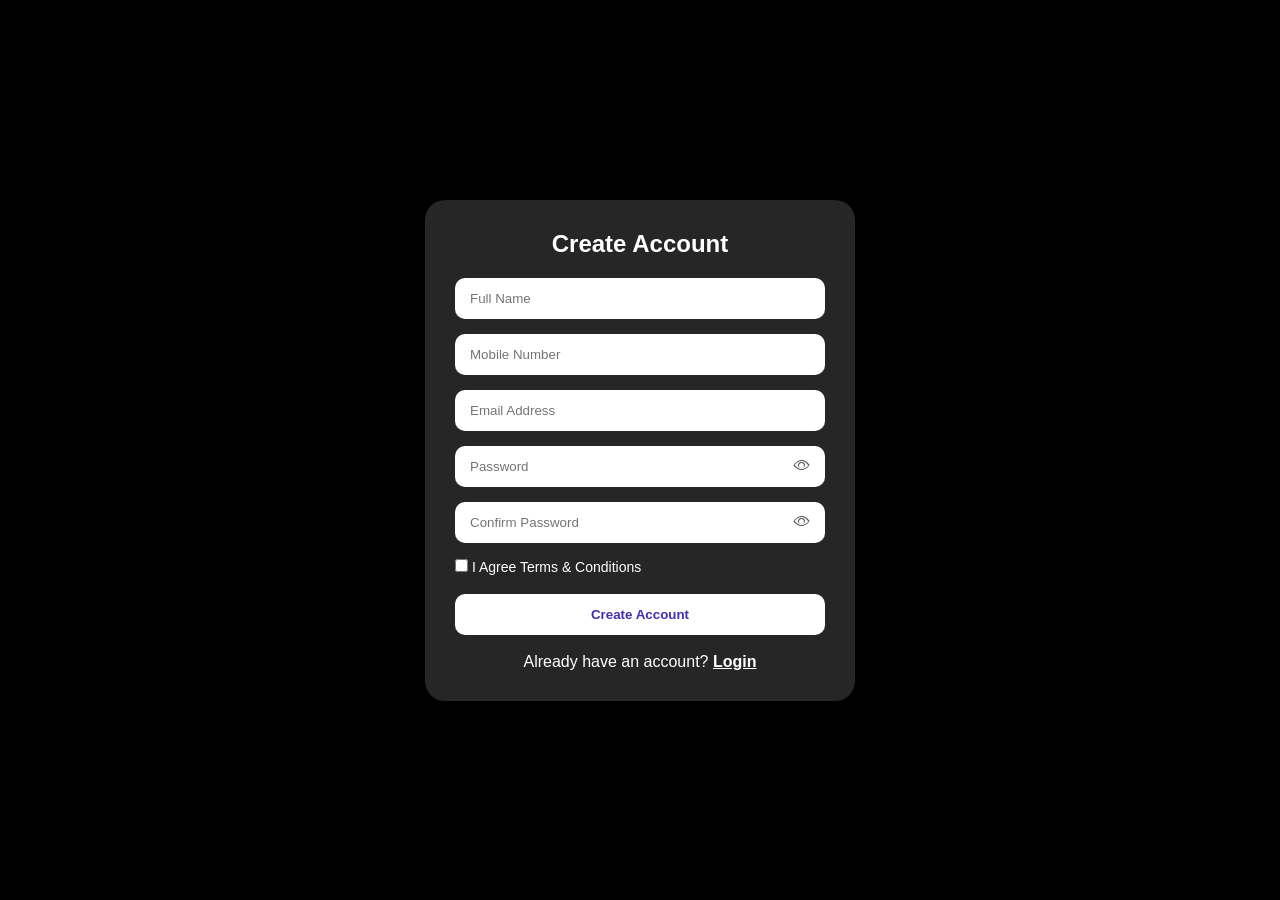
<file: sig.html>
<!DOCTYPE html>
<html lang="en">
<head>
<meta charset="UTF-8">
<meta name="viewport" content="width=device-width, initial-scale=1.0">
<title>Sign Up</title>

<link href="https://cdn.jsdelivr.net/npm/bootstrap-icons@1.11.3/font/bootstrap-icons.css" rel="stylesheet">

<style>
*{margin:0;padding:0;box-sizing:border-box;font-family:Poppins,sans-serif;}
body{
display:flex;
justify-content:center;
align-items:center;
min-height:100vh;
background:linear-gradient(135deg,black,black,black);
padding:20px;
}
.box{
width:100%;
max-width:430px;
background:rgba(255,255,255,.15);
backdrop-filter:blur(15px);
padding:30px;
border-radius:20px;
box-shadow:0 15px 35px rgba(0,0,0,.3);
color:#ffffff;
}
h2{text-align:center;margin-bottom:20px;}
.input{
position:relative;
margin-bottom:15px;
}
.input input,.input select{
width:100%;
padding:13px 45px 13px 15px;
border:none;
border-radius:10px;
outline:none;
}
.input i{
position:absolute;
right:15px;
top:50%;
transform:translateY(-50%);
cursor:pointer;
color:#555;
}
button{
width:100%;
padding:13px;
border:none;
border-radius:10px;
background:#fff;
color:#462cae;
font-weight:bold;
cursor:pointer;
}
button:hover{
background:blue;
color:#fff;
}
.bottom{
margin-top:18px;
text-align:center;
}
.bottom a{color:#fff;font-weight:bold;}
label{font-size:14px;}
</style>

</head>
<body>

<div class="box">

<h2>Create Account</h2>

<form id="signupForm">

<div class="input">
<input type="text" id="name" placeholder="Full Name" required>
</div>

<div class="input">
<input type="text" id="mobile" maxlength="10" placeholder="Mobile Number" required>
</div>

<div class="input">
<input type="email" id="email" placeholder="Email Address" required>
</div>

<!-- <div class="input">
<select required>
<option value="">Select Role</option>
<option>User</option>
<option>Admin</option>
</select>
</div> -->

<div class="input">
<input type="password" id="password" placeholder="Password" required>
<i class="bi bi-eye" id="eye1"></i>
</div>

<div class="input">
<input type="password" id="confirm" placeholder="Confirm Password" required>
<i class="bi bi-eye" id="eye2"></i>
</div>

<label>
<input type="checkbox" required>
I Agree Terms & Conditions
</label>

<br><br>

<button>Create Account</button>

<div class="bottom">
Already have an account?
<a href="login.html">Login</a>
</div>

</form>

</div>

<script>
const nameInput = document.getElementById("name");
const mobileInput = document.getElementById("mobile");
const passwordInput = document.getElementById("password");
const confirmInput = document.getElementById("confirm");
const eye1 = document.getElementById("eye1");
const eye2 = document.getElementById("eye2");
const signupForm = document.getElementById("signupForm");

// Name - letters and spaces only
nameInput.addEventListener("input", function () {
    this.value = this.value.replace(/[^a-zA-Z ]/g, "");
});

// Mobile - numbers only, maximum 10 digits
mobileInput.addEventListener("input", function () {
    this.value = this.value.replace(/\D/g, "").slice(0, 10);
});

// Show / Hide Password
eye1.addEventListener("click", function () {
    passwordInput.type =
        passwordInput.type === "password" ? "text" : "password";

    this.classList.toggle("bi-eye");
    this.classList.toggle("bi-eye-slash");
});

// Show / Hide Confirm Password
eye2.addEventListener("click", function () {
    confirmInput.type =
        confirmInput.type === "password" ? "text" : "password";

    this.classList.toggle("bi-eye");
    this.classList.toggle("bi-eye-slash");
});

// Confirm Password validation
confirmInput.addEventListener("input", function () {
    if (this.value !== passwordInput.value) {
        this.setCustomValidity("Passwords do not match.");
    } else {
        this.setCustomValidity("");
    }
});

// Clear mismatch when original password changes
passwordInput.addEventListener("input", function () {
    if (confirmInput.value !== "") {
        confirmInput.setCustomValidity(
            confirmInput.value !== this.value
                ? "Passwords do not match."
                : ""
        );
    }
});

// Form submission
signupForm.addEventListener("submit", function (e) {
    e.preventDefault();

    const password = passwordInput.value;
    const confirm = confirmInput.value;

    // Check mobile number
    if (!/^\d{10}$/.test(mobileInput.value)) {
        alert("Please enter a valid 10-digit mobile number.");
        mobileInput.focus();
        return;
    }

    // Password requirements
    const pattern =
        /^(?=.*[a-z])(?=.*[A-Z])(?=.*\d)(?=.*[@$!%*?&]).{8,}$/;

    if (!pattern.test(password)) {
        alert(
            "Password must contain at least 8 characters, one uppercase letter, one lowercase letter, one number, and one special character."
        );
        passwordInput.focus();
        return;
    }

    // Confirm password check
    if (password !== confirm) {
        alert("Passwords do not match. Please enter the same password.");
        confirmInput.focus();
        return;
    }

    alert("Account Created Successfully!");
    window.location.href = "login.html";
});
</script>


</body>
</html>
</file>
